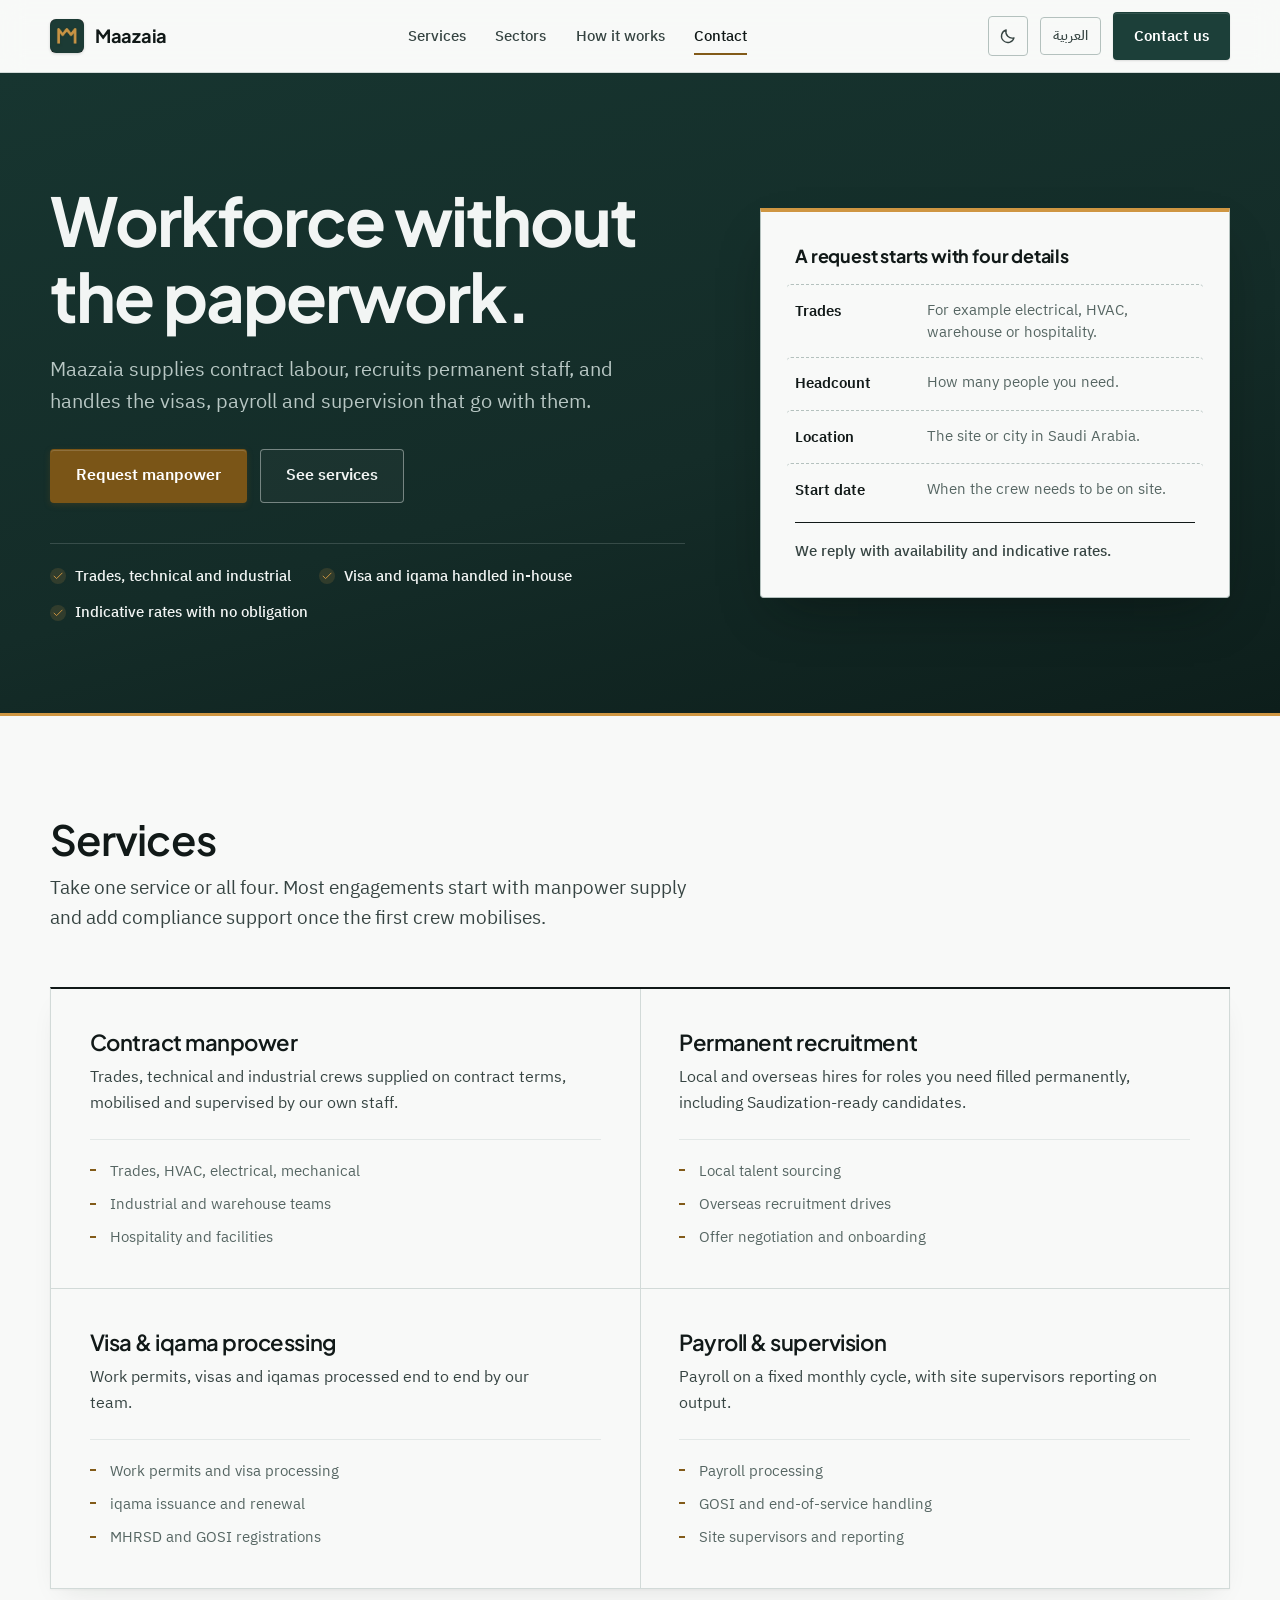
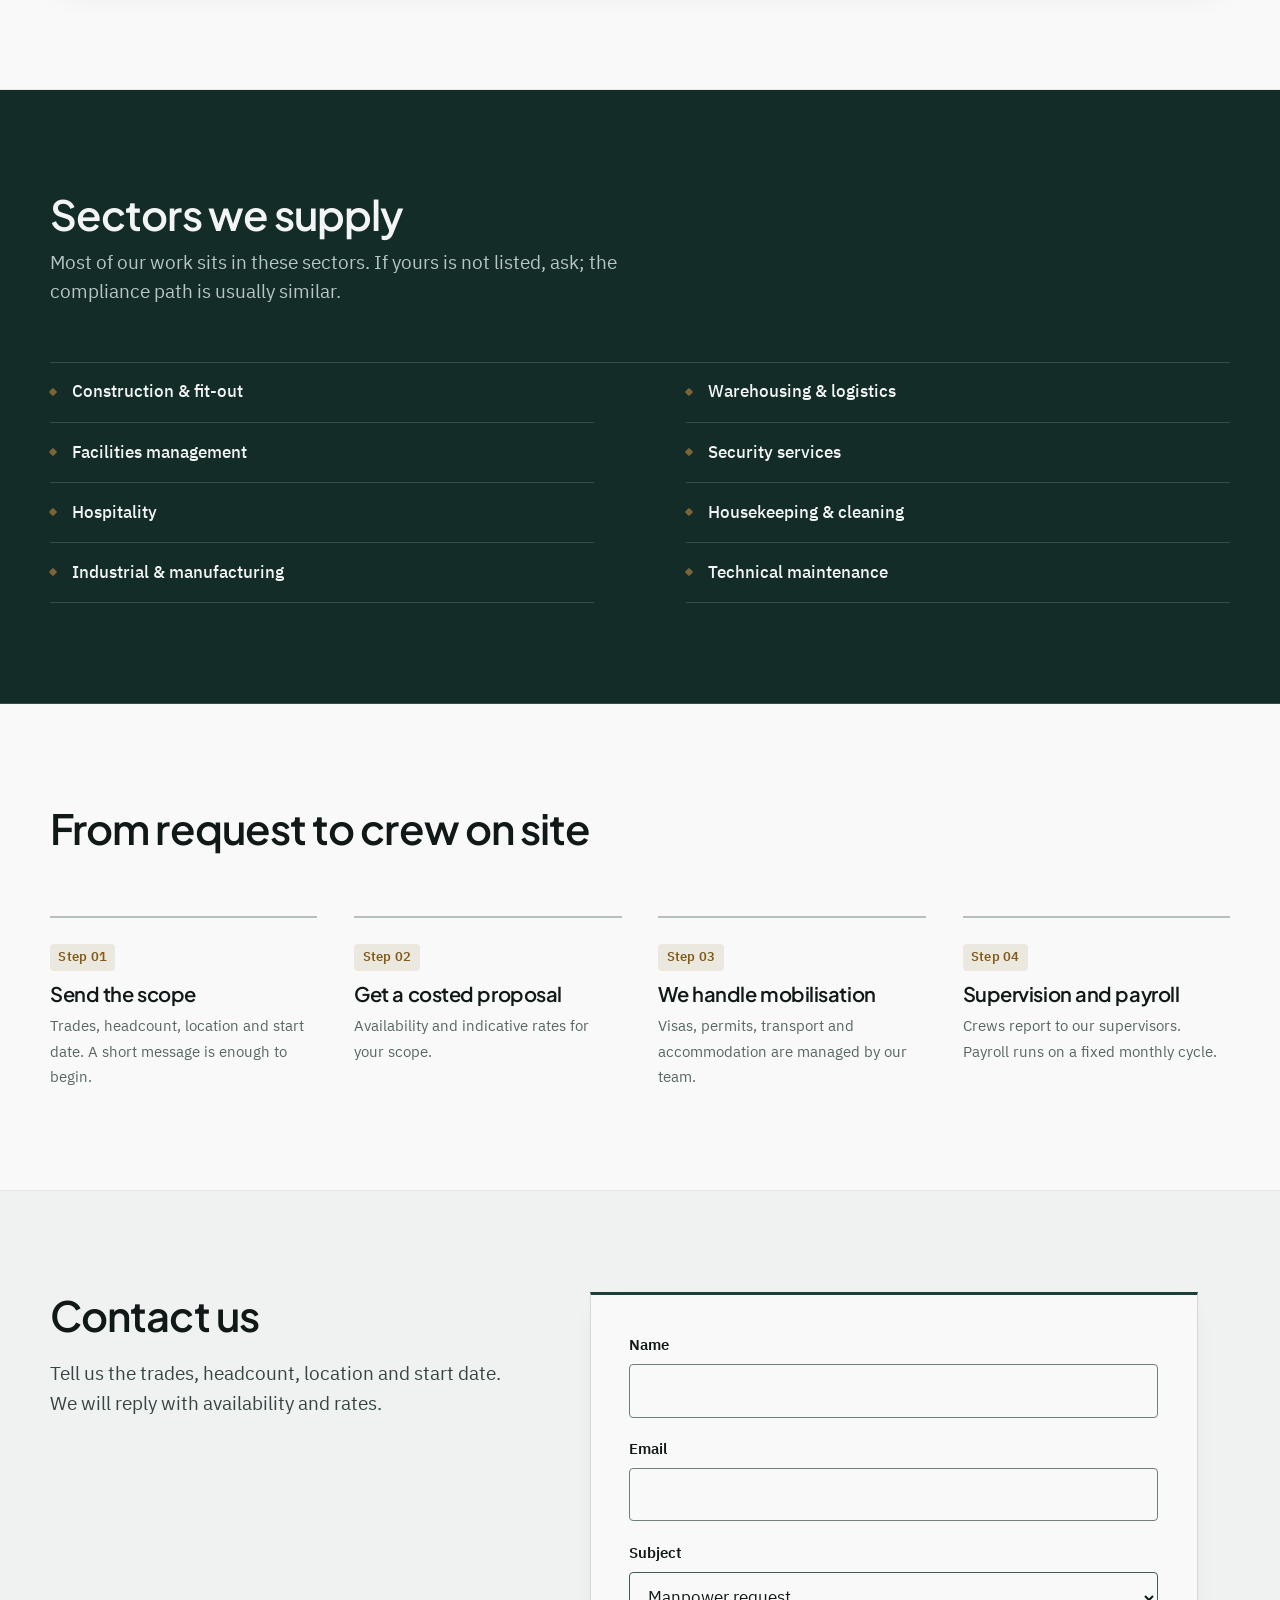
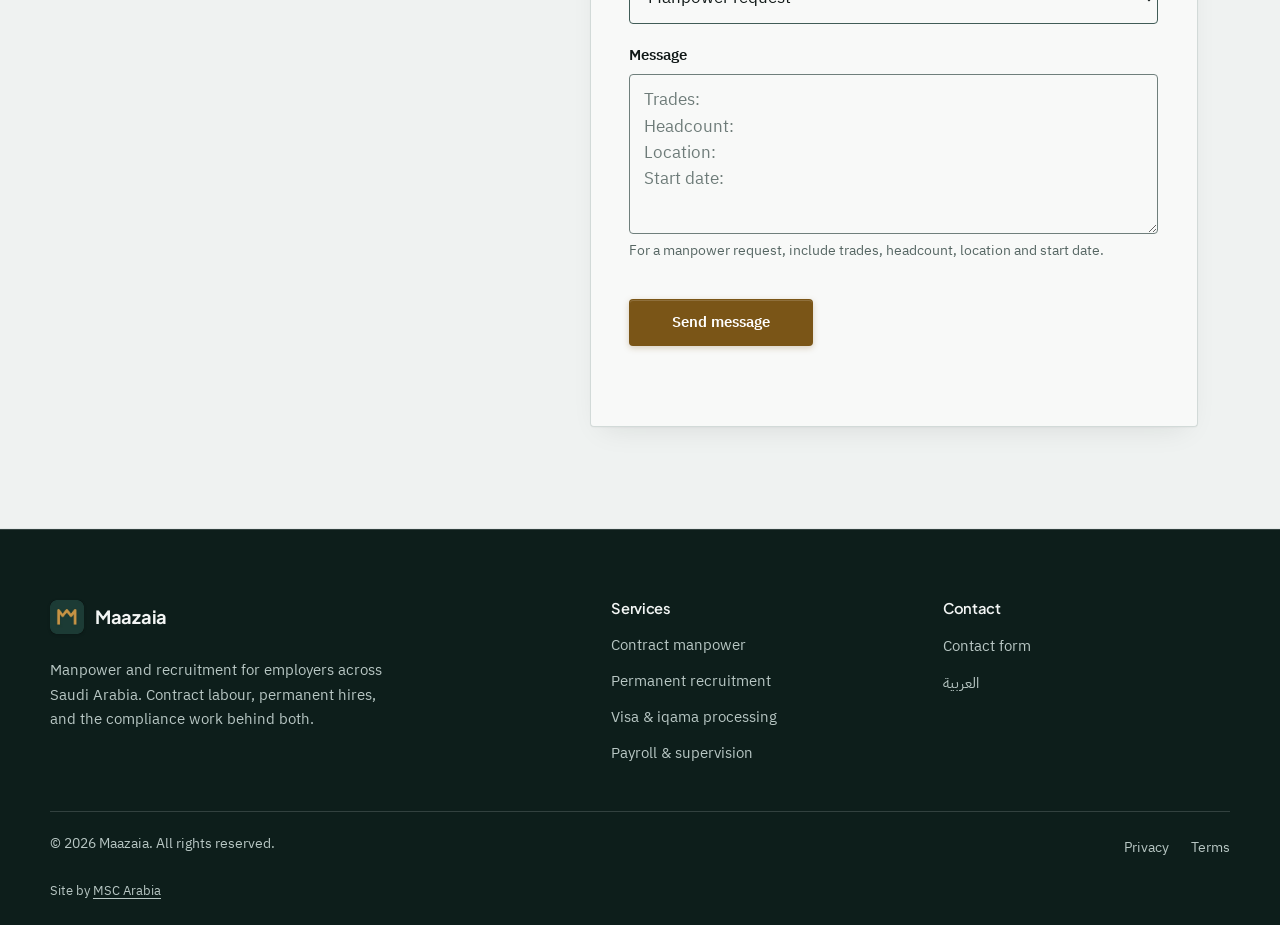
<file: index.html>
<!doctype html>
<html lang="en" dir="ltr">
<head>
<meta charset="utf-8">
<script src="/assets/js/theme.js"></script>
<meta name="viewport" content="width=device-width, initial-scale=1">
<meta name="color-scheme" content="light dark">
<title>Maazaia | Manpower &amp; Recruitment, Saudi Arabia</title>
<meta name="description" content="Maazaia supplies contract labour, recruits permanent staff, and handles visas, payroll and workforce supervision for employers across Saudi Arabia.">
<link rel="canonical" href="https://maazaia.com/">
<link rel="alternate" hreflang="en" href="https://maazaia.com/">
<link rel="alternate" hreflang="ar" href="https://maazaia.com/ar/">
<link rel="alternate" hreflang="x-default" href="https://maazaia.com/">
<meta name="robots" content="index, follow, max-image-preview:large, max-snippet:-1">
<meta name="theme-color" content="#f8f9f8" media="(prefers-color-scheme: light)">
<meta name="theme-color" content="#0d1413" media="(prefers-color-scheme: dark)">
<meta property="og:type" content="website">
<meta property="og:site_name" content="Maazaia">
<meta property="og:locale" content="en_US">
<meta property="og:locale:alternate" content="ar_SA">
<meta property="og:url" content="https://maazaia.com/">
<meta property="og:title" content="Maazaia | Manpower &amp; Recruitment, Saudi Arabia">
<meta property="og:description" content="Contract labour, permanent recruitment, and the compliance work that keeps both running.">
<meta property="og:image" content="https://maazaia.com/assets/img/og-image.png">
<meta property="og:image:type" content="image/png">
<meta property="og:image:width" content="1024">
<meta property="og:image:height" content="538">
<meta property="og:image:alt" content="Maazaia: manpower and recruitment for Saudi Arabia">
<meta name="twitter:card" content="summary_large_image">
<meta name="twitter:title" content="Maazaia | Manpower &amp; Recruitment, Saudi Arabia">
<meta name="twitter:description" content="Contract labour, permanent recruitment, and the compliance work that keeps both running.">
<meta name="twitter:image" content="https://maazaia.com/assets/img/og-image.png">
<meta name="twitter:image:alt" content="Maazaia: manpower and recruitment for Saudi Arabia">
<link rel="icon" href="/favicon.ico" sizes="48x48">
<link rel="icon" href="/assets/img/favicon-32.png" type="image/png" sizes="32x32">
<link rel="icon" href="/assets/img/icon-192.png" type="image/png" sizes="192x192">
<link rel="apple-touch-icon" href="/assets/img/apple-touch-icon.png">
<link rel="preload" href="/assets/fonts/plex-latin-400.woff2" as="font" type="font/woff2" crossorigin>
<link rel="stylesheet" href="/assets/css/styles.css">
<script type="application/ld+json">
{
  "@context": "https://schema.org",
  "@type": "EmploymentAgency",
  "@id": "https://maazaia.com/#organization",
  "name": "Maazaia",
  "alternateName": "مازايا",
  "url": "https://maazaia.com/",
  "logo": "https://maazaia.com/assets/img/logo-mark.jpg",
  "image": "https://maazaia.com/assets/img/og-image.png",
  "description": "Maazaia supplies contract labour, recruits permanent staff, and handles visas, payroll and workforce supervision for employers across Saudi Arabia.",
  "areaServed": {
    "@type": "Country",
    "name": "Saudi Arabia"
  },
  "knowsLanguage": [
    "ar",
    "en"
  ],
  "hasOfferCatalog": {
    "@type": "OfferCatalog",
    "name": "Workforce services",
    "itemListElement": [
      {
        "@type": "Offer",
        "itemOffered": {
          "@type": "Service",
          "name": "Contract manpower supply"
        }
      },
      {
        "@type": "Offer",
        "itemOffered": {
          "@type": "Service",
          "name": "Permanent recruitment"
        }
      },
      {
        "@type": "Offer",
        "itemOffered": {
          "@type": "Service",
          "name": "Visa and iqama processing"
        }
      },
      {
        "@type": "Offer",
        "itemOffered": {
          "@type": "Service",
          "name": "Payroll and workforce supervision"
        }
      }
    ]
  }
}
</script>
</head>
<body>
<a class="skip" href="#main">Skip to content</a>

<header class="site-head">
  <div class="wrap site-head__in">
    <a class="brand" href="/" aria-label="Maazaia, home">
      <img class="brand__mark" src="/assets/img/logo-mark.jpg" alt="" width="34" height="34">
      <span>Maazaia</span>
    </a>
    <nav class="nav" aria-label="Main">
      <ul class="nav__list">
        <li><a class="nav__link" href="#services">Services</a></li>
        <li><a class="nav__link" href="#sectors">Sectors</a></li>
        <li><a class="nav__link" href="#how">How it works</a></li>
        <li><a class="nav__link" href="#contact">Contact</a></li>
      </ul>
    </nav>
    <div class="head-actions">
      <button class="theme-btn" type="button" data-theme-toggle aria-pressed="false" aria-label="Dark mode"><svg class="icon-moon" viewBox="0 0 24 24" fill="none" stroke="currentColor" stroke-width="1.8" stroke-linecap="round" stroke-linejoin="round" aria-hidden="true"><path d="M20 14.5A8.5 8.5 0 019.5 4a8.5 8.5 0 1010.5 10.5z"/></svg><svg class="icon-sun" viewBox="0 0 24 24" fill="none" stroke="currentColor" stroke-width="1.8" stroke-linecap="round" stroke-linejoin="round" aria-hidden="true"><circle cx="12" cy="12" r="4"/><path d="M12 2v2M12 20v2M4.9 4.9l1.4 1.4M17.7 17.7l1.4 1.4M2 12h2M20 12h2M4.9 19.1l1.4-1.4M17.7 6.3l1.4-1.4"/></svg></button>
      <a class="lang" href="/ar/" lang="ar" hreflang="ar">العربية</a>
      <a class="btn head-cta" href="#contact">Contact us</a>
      <button class="burger" type="button" data-burger aria-expanded="false" aria-controls="drawer" aria-label="Open menu"><svg width="22" height="22" viewBox="0 0 24 24" fill="none" stroke="currentColor" stroke-width="1.8" stroke-linecap="round" aria-hidden="true"><path d="M4 7h16M4 12h16M4 17h16"/></svg></button>
    </div>
  </div>
</header>

<div class="drawer" id="drawer" role="dialog" aria-modal="true" aria-label="Menu" data-open="false">
  <div class="wrap">
    <div class="drawer__top">
      <a class="brand" href="/"><img class="brand__mark" src="/assets/img/logo-mark.jpg" alt="" width="34" height="34"><span>Maazaia</span></a>
      <button class="burger" type="button" data-drawer-close-btn aria-label="Close menu"><svg width="22" height="22" viewBox="0 0 24 24" fill="none" stroke="currentColor" stroke-width="1.8" stroke-linecap="round" aria-hidden="true"><path d="M6 6l12 12M18 6L6 18"/></svg></button>
    </div>
    <nav class="drawer__list" aria-label="Mobile">
      <a href="#services" data-drawer-close>Services</a>
      <a href="#sectors" data-drawer-close>Sectors</a>
      <a href="#how" data-drawer-close>How it works</a>
      <a href="#contact" data-drawer-close>Contact</a>
    </nav>
  </div>
</div>

<main id="main">
  <section class="hero">
    <div class="wrap hero__grid">
      <div class="hero__copy">
        <h1>Workforce without the paperwork.</h1>
        <p class="hero__sub">Maazaia supplies contract labour, recruits permanent staff, and handles the visas, payroll and supervision that go with them.</p>
        <div class="btns">
          <a class="btn btn--accent btn--lg" href="#contact">Request manpower</a>
          <a class="btn btn--ondark btn--lg" href="#services">See services</a>
        </div>
        <ul class="trust">
          <li class="trust__item"><svg viewBox="0 0 24 24" fill="none" stroke="currentColor" stroke-width="1.9" stroke-linecap="round" stroke-linejoin="round" aria-hidden="true"><path d="M20 6L9 17l-5-5"/></svg>Trades, technical and industrial</li>
          <li class="trust__item"><svg viewBox="0 0 24 24" fill="none" stroke="currentColor" stroke-width="1.9" stroke-linecap="round" stroke-linejoin="round" aria-hidden="true"><path d="M20 6L9 17l-5-5"/></svg>Visa and iqama handled in-house</li>
          <li class="trust__item"><svg viewBox="0 0 24 24" fill="none" stroke="currentColor" stroke-width="1.9" stroke-linecap="round" stroke-linejoin="round" aria-hidden="true"><path d="M20 6L9 17l-5-5"/></svg>Indicative rates with no obligation</li>
        </ul>
      </div>
      <aside class="brief" aria-labelledby="brief-title">
        <h2 class="brief__title" id="brief-title">A request starts with four details</h2>
        <dl>
          <div class="brief__row"><dt>Trades</dt><dd>For example electrical, HVAC, warehouse or hospitality.</dd></div>
          <div class="brief__row"><dt>Headcount</dt><dd>How many people you need.</dd></div>
          <div class="brief__row"><dt>Location</dt><dd>The site or city in Saudi Arabia.</dd></div>
          <div class="brief__row"><dt>Start date</dt><dd>When the crew needs to be on site.</dd></div>
        </dl>
        <p class="brief__foot">We reply with availability and indicative rates.</p>
      </aside>
    </div>
  </section>

  <section class="section" id="services" aria-labelledby="services-h">
    <div class="wrap">
      <div class="head">
        <h2 id="services-h">Services</h2>
        <p class="lead">Take one service or all four. Most engagements start with manpower supply and add compliance support once the first crew mobilises.</p>
      </div>
      <div class="cards">
        <article class="card">
          <h3>Contract manpower</h3>
          <p>Trades, technical and industrial crews supplied on contract terms, mobilised and supervised by our own staff.</p>
          <ul class="card__list">
            <li>Trades, HVAC, electrical, mechanical</li>
            <li>Industrial and warehouse teams</li>
            <li>Hospitality and facilities</li>
          </ul>
        </article>
        <article class="card">
          <h3>Permanent recruitment</h3>
          <p>Local and overseas hires for roles you need filled permanently, including Saudization-ready candidates.</p>
          <ul class="card__list">
            <li>Local talent sourcing</li>
            <li>Overseas recruitment drives</li>
            <li>Offer negotiation and onboarding</li>
          </ul>
        </article>
        <article class="card">
          <h3>Visa &amp; iqama processing</h3>
          <p>Work permits, visas and iqamas processed end to end by our team.</p>
          <ul class="card__list">
            <li>Work permits and visa processing</li>
            <li>iqama issuance and renewal</li>
            <li>MHRSD and GOSI registrations</li>
          </ul>
        </article>
        <article class="card">
          <h3>Payroll &amp; supervision</h3>
          <p>Payroll on a fixed monthly cycle, with site supervisors reporting on output.</p>
          <ul class="card__list">
            <li>Payroll processing</li>
            <li>GOSI and end-of-service handling</li>
            <li>Site supervisors and reporting</li>
          </ul>
        </article>
      </div>
    </div>
  </section>

  <section class="section band--ink" id="sectors" aria-labelledby="sectors-h">
    <div class="wrap">
      <div class="head">
        <h2 id="sectors-h">Sectors we supply</h2>
        <p class="lead">Most of our work sits in these sectors. If yours is not listed, ask; the compliance path is usually similar.</p>
      </div>
      <ul class="sectors">
        <li>Construction &amp; fit-out</li>
        <li>Facilities management</li>
        <li>Hospitality</li>
        <li>Industrial &amp; manufacturing</li>
        <li>Warehousing &amp; logistics</li>
        <li>Security services</li>
        <li>Housekeeping &amp; cleaning</li>
        <li>Technical maintenance</li>
      </ul>
    </div>
  </section>

  <section class="section" id="how" aria-labelledby="how-h">
    <div class="wrap">
      <div class="head">
        <h2 id="how-h">From request to crew on site</h2>
      </div>
      <div class="process">
        <div class="step">
          <span class="step__n">Step 01</span>
          <h3>Send the scope</h3>
          <p>Trades, headcount, location and start date. A short message is enough to begin.</p>
        </div>
        <div class="step">
          <span class="step__n">Step 02</span>
          <h3>Get a costed proposal</h3>
          <p>Availability and indicative rates for your scope.</p>
        </div>
        <div class="step">
          <span class="step__n">Step 03</span>
          <h3>We handle mobilisation</h3>
          <p>Visas, permits, transport and accommodation are managed by our team.</p>
        </div>
        <div class="step">
          <span class="step__n">Step 04</span>
          <h3>Supervision and payroll</h3>
          <p>Crews report to our supervisors. Payroll runs on a fixed monthly cycle.</p>
        </div>
      </div>
    </div>
  </section>

  <section class="section band" id="contact" aria-labelledby="contact-h">
    <div class="wrap contact-wrap">
      <div>
        <h2 id="contact-h">Contact us</h2>
        <p class="lead">Tell us the trades, headcount, location and start date. We will reply with availability and rates.</p>
      </div>
      <div>
        <form class="contact-form" action="/api/contact" method="post" data-contact-form data-turnstile-sitekey="">
          <div class="field">
            <label for="f-name">Name</label>
            <input id="f-name" type="text" name="name" autocomplete="name" maxlength="100" required aria-describedby="e-name">
            <p class="field-error" id="e-name" data-error-for="name"></p>
          </div>
          <div class="field">
            <label for="f-email">Email</label>
            <input id="f-email" type="email" name="email" autocomplete="email" maxlength="254" required aria-describedby="e-email">
            <p class="field-error" id="e-email" data-error-for="email"></p>
          </div>
          <div class="field">
            <label for="f-subject">Subject</label>
            <select id="f-subject" name="subject" required aria-describedby="e-subject">
              <option value="Manpower request">Manpower request</option>
              <option value="Permanent recruitment brief">Permanent recruitment brief</option>
              <option value="Visa, iqama or payroll support">Visa, iqama or payroll support</option>
              <option value="Other enquiry">Other enquiry</option>
            </select>
            <p class="field-error" id="e-subject" data-error-for="subject"></p>
          </div>
          <div class="field">
            <label for="f-message">Message</label>
            <textarea id="f-message" name="message" minlength="10" maxlength="3000" required placeholder="Trades:&#10;Headcount:&#10;Location:&#10;Start date:" aria-describedby="h-message e-message"></textarea>
            <p class="hint" id="h-message">For a manpower request, include trades, headcount, location and start date.</p>
            <p class="field-error" id="e-message" data-error-for="message"></p>
          </div>
          <div class="hp" aria-hidden="true" inert>
            <label>Reference code (leave empty) <input type="text" name="ref_code" tabindex="-1" autocomplete="off"></label>
          </div>
          <input type="hidden" name="lang" value="en">
          <input type="hidden" name="ts" value="">
          <div data-turnstile></div>
          <button class="btn btn--accent" type="submit">Send message</button>
          <p class="form-status" role="status" data-form-status></p>
        </form>
      </div>
    </div>
  </section>
</main>

<footer class="site-foot">
  <div class="wrap">
    <div class="foot__cols">
      <div class="foot__brand">
        <a class="brand" href="/">
          <img class="brand__mark" src="/assets/img/logo-mark.jpg" alt="" width="34" height="34">
          <span>Maazaia</span>
        </a>
        <p>Manpower and recruitment for employers across Saudi Arabia. Contract labour, permanent hires, and the compliance work behind both.</p>
      </div>
      <div>
        <h2 class="foot__h">Services</h2>
        <ul class="foot__list">
          <li><span>Contract manpower</span></li>
          <li><span>Permanent recruitment</span></li>
          <li><span>Visa &amp; iqama processing</span></li>
          <li><span>Payroll &amp; supervision</span></li>
        </ul>
      </div>
      <div>
        <h2 class="foot__h">Contact</h2>
        <ul class="foot__list">
          <li><a href="#contact">Contact form</a></li>
          <li><a href="/ar/" lang="ar" hreflang="ar">العربية</a></li>
        </ul>
      </div>
    </div>
    <div class="foot__bar">
      <span>© 2026 Maazaia. All rights reserved.</span>
      <nav aria-label="Legal">
        <a href="/privacy">Privacy</a>
        <a href="/terms">Terms</a>
      </nav>
    </div>
    <p class="foot__credit">Site by <a href="https://mscarabia.com" rel="noopener noreferrer"><span lang="en">MSC Arabia</span></a></p>
  </div>
</footer>

<script src="/assets/js/main.js" defer></script>
</body>
</html>
</file>
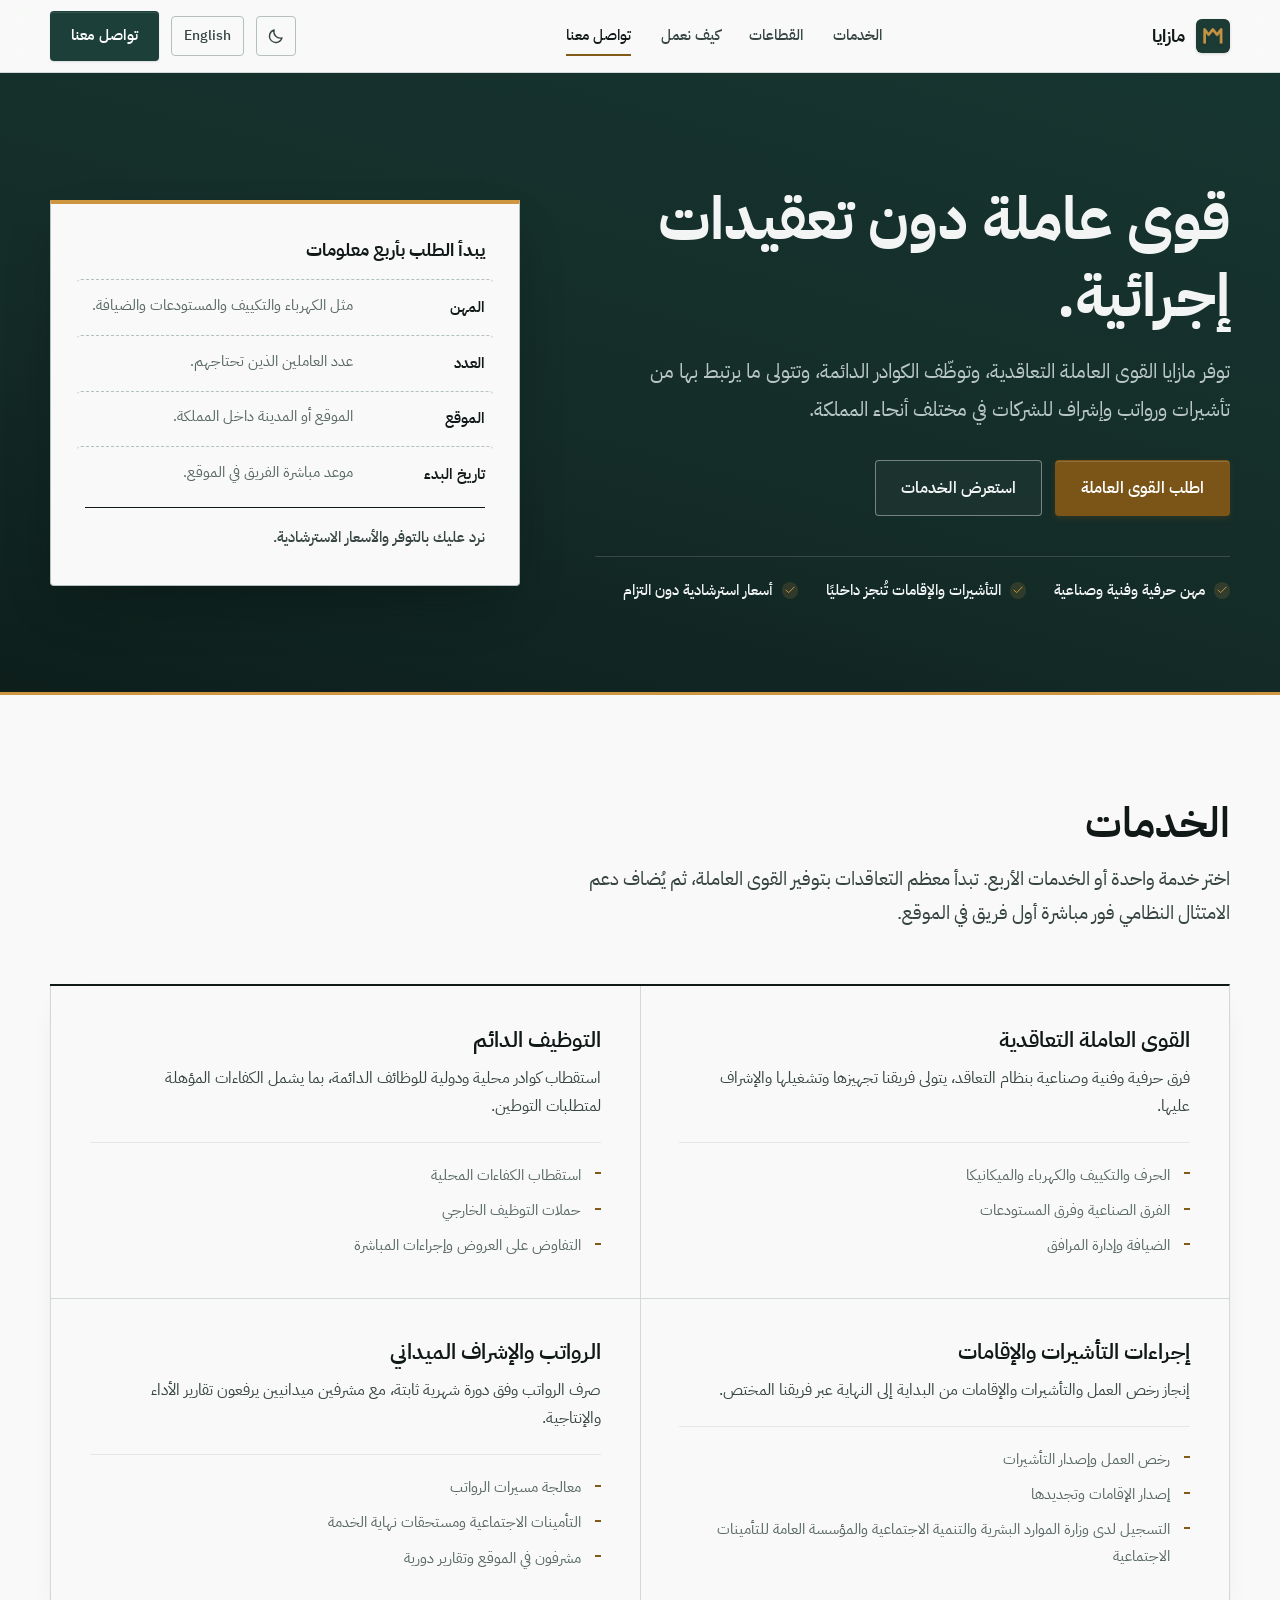
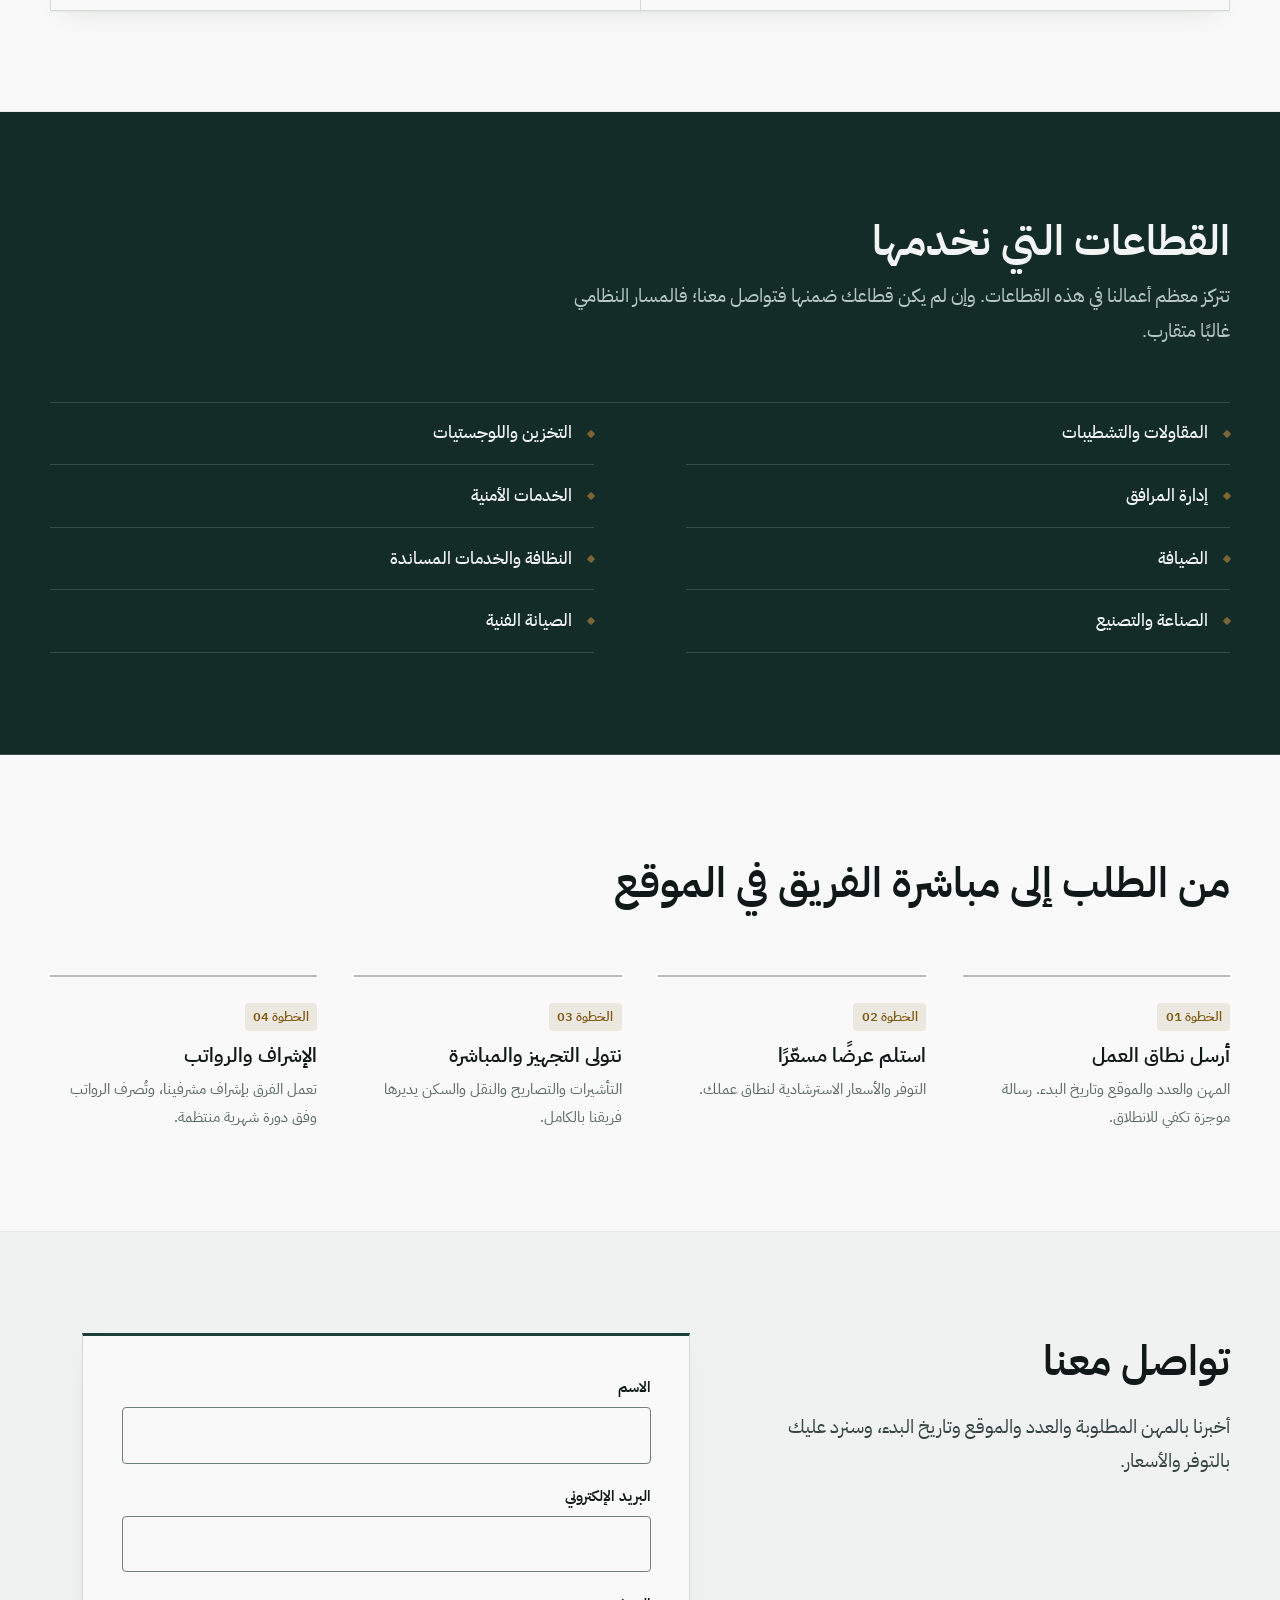
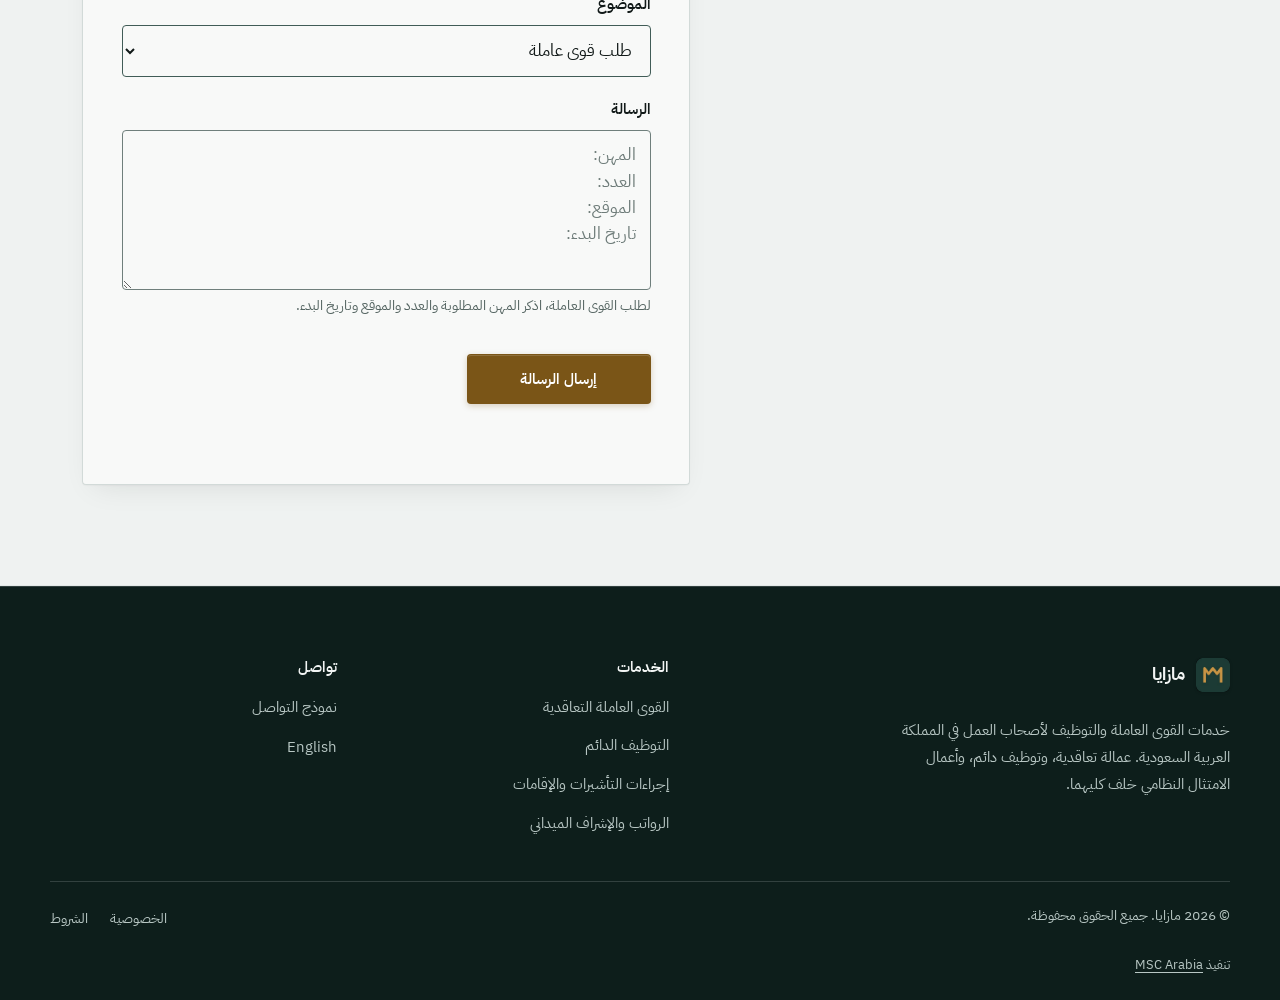
<file: ar/index.html>
<!doctype html>
<html lang="ar" dir="rtl">
<head>
<meta charset="utf-8">
<script src="/assets/js/theme.js"></script>
<meta name="viewport" content="width=device-width, initial-scale=1">
<meta name="color-scheme" content="light dark">
<title>مازايا | القوى العاملة والتوظيف في المملكة العربية السعودية</title>
<meta name="description" content="مازايا توفر القوى العاملة التعاقدية، وتوظيف الكوادر، وإجراءات التأشيرات والإقامات والرواتب والإشراف على الفرق للشركات في المملكة العربية السعودية.">
<link rel="canonical" href="https://maazaia.com/ar/">
<link rel="alternate" hreflang="en" href="https://maazaia.com/">
<link rel="alternate" hreflang="ar" href="https://maazaia.com/ar/">
<link rel="alternate" hreflang="x-default" href="https://maazaia.com/">
<meta name="robots" content="index, follow, max-image-preview:large, max-snippet:-1">
<meta name="theme-color" content="#f8f9f8" media="(prefers-color-scheme: light)">
<meta name="theme-color" content="#0d1413" media="(prefers-color-scheme: dark)">
<meta property="og:type" content="website">
<meta property="og:site_name" content="مازايا">
<meta property="og:locale" content="ar_SA">
<meta property="og:locale:alternate" content="en_US">
<meta property="og:url" content="https://maazaia.com/ar/">
<meta property="og:title" content="مازايا | القوى العاملة والتوظيف في المملكة العربية السعودية">
<meta property="og:description" content="القوى العاملة التعاقدية، وتوظيف الكوادر، وأعمال الامتثال التي تدعم ذلك.">
<meta property="og:image" content="https://maazaia.com/assets/img/og-image.png">
<meta property="og:image:type" content="image/png">
<meta property="og:image:width" content="1024">
<meta property="og:image:height" content="538">
<meta property="og:image:alt" content="مازايا: القوى العاملة والتوظيف للشركات في المملكة العربية السعودية">
<meta name="twitter:card" content="summary_large_image">
<meta name="twitter:title" content="مازايا | القوى العاملة والتوظيف في المملكة العربية السعودية">
<meta name="twitter:description" content="القوى العاملة التعاقدية، وتوظيف الكوادر، وأعمال الامتثال التي تدعم ذلك.">
<meta name="twitter:image" content="https://maazaia.com/assets/img/og-image.png">
<meta name="twitter:image:alt" content="مازايا: القوى العاملة والتوظيف للشركات في المملكة العربية السعودية">
<link rel="icon" href="/favicon.ico" sizes="48x48">
<link rel="icon" href="/assets/img/favicon-32.png" type="image/png" sizes="32x32">
<link rel="icon" href="/assets/img/icon-192.png" type="image/png" sizes="192x192">
<link rel="apple-touch-icon" href="/assets/img/apple-touch-icon.png">
<link rel="preload" href="/assets/fonts/plex-arabic-400.woff2" as="font" type="font/woff2" crossorigin>
<link rel="stylesheet" href="/assets/css/styles.css">
<script type="application/ld+json">
{
  "@context": "https://schema.org",
  "@type": "EmploymentAgency",
  "@id": "https://maazaia.com/#organization",
  "name": "مازايا",
  "alternateName": "Maazaia",
  "url": "https://maazaia.com/ar/",
  "logo": "https://maazaia.com/assets/img/logo-mark.jpg",
  "image": "https://maazaia.com/assets/img/og-image.png",
  "description": "مازايا توفر القوى العاملة التعاقدية، وتوظيف الكوادر، وإجراءات التأشيرات والإقامات والرواتب والإشراف على الفرق للشركات في المملكة العربية السعودية.",
  "areaServed": {
    "@type": "Country",
    "name": "المملكة العربية السعودية"
  },
  "knowsLanguage": [
    "ar",
    "en"
  ],
  "hasOfferCatalog": {
    "@type": "OfferCatalog",
    "name": "خدمات القوى العاملة",
    "itemListElement": [
      {
        "@type": "Offer",
        "itemOffered": {
          "@type": "Service",
          "name": "توفير القوى العاملة التعاقدية"
        }
      },
      {
        "@type": "Offer",
        "itemOffered": {
          "@type": "Service",
          "name": "التوظيف الدائم"
        }
      },
      {
        "@type": "Offer",
        "itemOffered": {
          "@type": "Service",
          "name": "إجراءات التأشيرات والإقامات"
        }
      },
      {
        "@type": "Offer",
        "itemOffered": {
          "@type": "Service",
          "name": "إدارة الرواتب والإشراف الميداني"
        }
      }
    ]
  }
}
</script>
</head>
<body>
<a class="skip" href="#main">انتقل إلى المحتوى</a>

<header class="site-head">
  <div class="wrap site-head__in">
    <a class="brand" href="/ar/" aria-label="مازايا، الرئيسية">
      <img class="brand__mark" src="/assets/img/logo-mark.jpg" alt="" width="34" height="34">
      <span>مازايا</span>
    </a>
    <nav class="nav" aria-label="القائمة الرئيسية">
      <ul class="nav__list">
        <li><a class="nav__link" href="#services">الخدمات</a></li>
        <li><a class="nav__link" href="#sectors">القطاعات</a></li>
        <li><a class="nav__link" href="#how">كيف نعمل</a></li>
        <li><a class="nav__link" href="#contact">تواصل معنا</a></li>
      </ul>
    </nav>
    <div class="head-actions">
      <button class="theme-btn" type="button" data-theme-toggle aria-pressed="false" aria-label="الوضع الداكن"><svg class="icon-moon" viewBox="0 0 24 24" fill="none" stroke="currentColor" stroke-width="1.8" stroke-linecap="round" stroke-linejoin="round" aria-hidden="true"><path d="M20 14.5A8.5 8.5 0 019.5 4a8.5 8.5 0 1010.5 10.5z"/></svg><svg class="icon-sun" viewBox="0 0 24 24" fill="none" stroke="currentColor" stroke-width="1.8" stroke-linecap="round" stroke-linejoin="round" aria-hidden="true"><circle cx="12" cy="12" r="4"/><path d="M12 2v2M12 20v2M4.9 4.9l1.4 1.4M17.7 17.7l1.4 1.4M2 12h2M20 12h2M4.9 19.1l1.4-1.4M17.7 6.3l1.4-1.4"/></svg></button>
      <a class="lang" href="/" lang="en" hreflang="en">English</a>
      <a class="btn head-cta" href="#contact">تواصل معنا</a>
      <button class="burger" type="button" data-burger aria-expanded="false" aria-controls="drawer" aria-label="فتح القائمة"><svg width="22" height="22" viewBox="0 0 24 24" fill="none" stroke="currentColor" stroke-width="1.8" stroke-linecap="round" aria-hidden="true"><path d="M4 7h16M4 12h16M4 17h16"/></svg></button>
    </div>
  </div>
</header>

<div class="drawer" id="drawer" role="dialog" aria-modal="true" aria-label="القائمة" data-open="false">
  <div class="wrap">
    <div class="drawer__top">
      <a class="brand" href="/ar/"><img class="brand__mark" src="/assets/img/logo-mark.jpg" alt="" width="34" height="34"><span>مازايا</span></a>
      <button class="burger" type="button" data-drawer-close-btn aria-label="إغلاق القائمة"><svg width="22" height="22" viewBox="0 0 24 24" fill="none" stroke="currentColor" stroke-width="1.8" stroke-linecap="round" aria-hidden="true"><path d="M6 6l12 12M18 6L6 18"/></svg></button>
    </div>
    <nav class="drawer__list" aria-label="قائمة الجوال">
      <a href="#services" data-drawer-close>الخدمات</a>
      <a href="#sectors" data-drawer-close>القطاعات</a>
      <a href="#how" data-drawer-close>كيف نعمل</a>
      <a href="#contact" data-drawer-close>تواصل معنا</a>
    </nav>
  </div>
</div>

<main id="main">
  <section class="hero">
    <div class="wrap hero__grid">
      <div class="hero__copy">
        <h1>قوى عاملة دون تعقيدات إجرائية.</h1>
        <p class="hero__sub">توفر مازايا القوى العاملة التعاقدية، وتوظّف الكوادر الدائمة، وتتولى ما يرتبط بها من تأشيرات ورواتب وإشراف للشركات في مختلف أنحاء المملكة.</p>
        <div class="btns">
          <a class="btn btn--accent btn--lg" href="#contact">اطلب القوى العاملة</a>
          <a class="btn btn--ondark btn--lg" href="#services">استعرض الخدمات</a>
        </div>
        <ul class="trust">
          <li class="trust__item"><svg viewBox="0 0 24 24" fill="none" stroke="currentColor" stroke-width="1.9" stroke-linecap="round" stroke-linejoin="round" aria-hidden="true"><path d="M20 6L9 17l-5-5"/></svg>مهن حرفية وفنية وصناعية</li>
          <li class="trust__item"><svg viewBox="0 0 24 24" fill="none" stroke="currentColor" stroke-width="1.9" stroke-linecap="round" stroke-linejoin="round" aria-hidden="true"><path d="M20 6L9 17l-5-5"/></svg>التأشيرات والإقامات تُنجز داخليًا</li>
          <li class="trust__item"><svg viewBox="0 0 24 24" fill="none" stroke="currentColor" stroke-width="1.9" stroke-linecap="round" stroke-linejoin="round" aria-hidden="true"><path d="M20 6L9 17l-5-5"/></svg>أسعار استرشادية دون التزام</li>
        </ul>
      </div>
      <aside class="brief" aria-labelledby="brief-title">
        <h2 class="brief__title" id="brief-title">يبدأ الطلب بأربع معلومات</h2>
        <dl>
          <div class="brief__row"><dt>المهن</dt><dd>مثل الكهرباء والتكييف والمستودعات والضيافة.</dd></div>
          <div class="brief__row"><dt>العدد</dt><dd>عدد العاملين الذين تحتاجهم.</dd></div>
          <div class="brief__row"><dt>الموقع</dt><dd>الموقع أو المدينة داخل المملكة.</dd></div>
          <div class="brief__row"><dt>تاريخ البدء</dt><dd>موعد مباشرة الفريق في الموقع.</dd></div>
        </dl>
        <p class="brief__foot">نرد عليك بالتوفر والأسعار الاسترشادية.</p>
      </aside>
    </div>
  </section>

  <section class="section" id="services" aria-labelledby="services-h">
    <div class="wrap">
      <div class="head">
        <h2 id="services-h">الخدمات</h2>
        <p class="lead">اختر خدمة واحدة أو الخدمات الأربع. تبدأ معظم التعاقدات بتوفير القوى العاملة، ثم يُضاف دعم الامتثال النظامي فور مباشرة أول فريق في الموقع.</p>
      </div>
      <div class="cards">
        <article class="card">
          <h3>القوى العاملة التعاقدية</h3>
          <p>فرق حرفية وفنية وصناعية بنظام التعاقد، يتولى فريقنا تجهيزها وتشغيلها والإشراف عليها.</p>
          <ul class="card__list">
            <li>الحرف والتكييف والكهرباء والميكانيكا</li>
            <li>الفرق الصناعية وفرق المستودعات</li>
            <li>الضيافة وإدارة المرافق</li>
          </ul>
        </article>
        <article class="card">
          <h3>التوظيف الدائم</h3>
          <p>استقطاب كوادر محلية ودولية للوظائف الدائمة، بما يشمل الكفاءات المؤهلة لمتطلبات التوطين.</p>
          <ul class="card__list">
            <li>استقطاب الكفاءات المحلية</li>
            <li>حملات التوظيف الخارجي</li>
            <li>التفاوض على العروض وإجراءات المباشرة</li>
          </ul>
        </article>
        <article class="card">
          <h3>إجراءات التأشيرات والإقامات</h3>
          <p>إنجاز رخص العمل والتأشيرات والإقامات من البداية إلى النهاية عبر فريقنا المختص.</p>
          <ul class="card__list">
            <li>رخص العمل وإصدار التأشيرات</li>
            <li>إصدار الإقامات وتجديدها</li>
            <li>التسجيل لدى وزارة الموارد البشرية والتنمية الاجتماعية والمؤسسة العامة للتأمينات الاجتماعية</li>
          </ul>
        </article>
        <article class="card">
          <h3>الرواتب والإشراف الميداني</h3>
          <p>صرف الرواتب وفق دورة شهرية ثابتة، مع مشرفين ميدانيين يرفعون تقارير الأداء والإنتاجية.</p>
          <ul class="card__list">
            <li>معالجة مسيرات الرواتب</li>
            <li>التأمينات الاجتماعية ومستحقات نهاية الخدمة</li>
            <li>مشرفون في الموقع وتقارير دورية</li>
          </ul>
        </article>
      </div>
    </div>
  </section>

  <section class="section band--ink" id="sectors" aria-labelledby="sectors-h">
    <div class="wrap">
      <div class="head">
        <h2 id="sectors-h">القطاعات التي نخدمها</h2>
        <p class="lead">تتركز معظم أعمالنا في هذه القطاعات. وإن لم يكن قطاعك ضمنها فتواصل معنا؛ فالمسار النظامي غالبًا متقارب.</p>
      </div>
      <ul class="sectors">
        <li>المقاولات والتشطيبات</li>
        <li>إدارة المرافق</li>
        <li>الضيافة</li>
        <li>الصناعة والتصنيع</li>
        <li>التخزين واللوجستيات</li>
        <li>الخدمات الأمنية</li>
        <li>النظافة والخدمات المساندة</li>
        <li>الصيانة الفنية</li>
      </ul>
    </div>
  </section>

  <section class="section" id="how" aria-labelledby="how-h">
    <div class="wrap">
      <div class="head">
        <h2 id="how-h">من الطلب إلى مباشرة الفريق في الموقع</h2>
      </div>
      <div class="process">
        <div class="step">
          <span class="step__n">الخطوة 01</span>
          <h3>أرسل نطاق العمل</h3>
          <p>المهن والعدد والموقع وتاريخ البدء. رسالة موجزة تكفي للانطلاق.</p>
        </div>
        <div class="step">
          <span class="step__n">الخطوة 02</span>
          <h3>استلم عرضًا مسعّرًا</h3>
          <p>التوفر والأسعار الاسترشادية لنطاق عملك.</p>
        </div>
        <div class="step">
          <span class="step__n">الخطوة 03</span>
          <h3>نتولى التجهيز والمباشرة</h3>
          <p>التأشيرات والتصاريح والنقل والسكن يديرها فريقنا بالكامل.</p>
        </div>
        <div class="step">
          <span class="step__n">الخطوة 04</span>
          <h3>الإشراف والرواتب</h3>
          <p>تعمل الفرق بإشراف مشرفينا، وتُصرف الرواتب وفق دورة شهرية منتظمة.</p>
        </div>
      </div>
    </div>
  </section>

  <section class="section band" id="contact" aria-labelledby="contact-h">
    <div class="wrap contact-wrap">
      <div>
        <h2 id="contact-h">تواصل معنا</h2>
        <p class="lead">أخبرنا بالمهن المطلوبة والعدد والموقع وتاريخ البدء، وسنرد عليك بالتوفر والأسعار.</p>
      </div>
      <div>
        <form class="contact-form" action="/api/contact" method="post" data-contact-form data-turnstile-sitekey="">
          <div class="field">
            <label for="f-name">الاسم</label>
            <input id="f-name" type="text" name="name" autocomplete="name" maxlength="100" required aria-describedby="e-name">
            <p class="field-error" id="e-name" data-error-for="name"></p>
          </div>
          <div class="field">
            <label for="f-email">البريد الإلكتروني</label>
            <input id="f-email" type="email" name="email" autocomplete="email" maxlength="254" required dir="ltr" aria-describedby="e-email">
            <p class="field-error" id="e-email" data-error-for="email"></p>
          </div>
          <div class="field">
            <label for="f-subject">الموضوع</label>
            <select id="f-subject" name="subject" required aria-describedby="e-subject">
              <option value="Manpower request">طلب قوى عاملة</option>
              <option value="Permanent recruitment brief">طلب توظيف دائم</option>
              <option value="Visa, iqama or payroll support">دعم التأشيرات أو الإقامات أو الرواتب</option>
              <option value="Other enquiry">استفسار آخر</option>
            </select>
            <p class="field-error" id="e-subject" data-error-for="subject"></p>
          </div>
          <div class="field">
            <label for="f-message">الرسالة</label>
            <textarea id="f-message" name="message" minlength="10" maxlength="3000" required placeholder="المهن:&#10;العدد:&#10;الموقع:&#10;تاريخ البدء:" aria-describedby="h-message e-message"></textarea>
            <p class="hint" id="h-message">لطلب القوى العاملة، اذكر المهن المطلوبة والعدد والموقع وتاريخ البدء.</p>
            <p class="field-error" id="e-message" data-error-for="message"></p>
          </div>
          <div class="hp" aria-hidden="true" inert>
            <label>رمز مرجعي (اتركه فارغًا) <input type="text" name="ref_code" tabindex="-1" autocomplete="off"></label>
          </div>
          <input type="hidden" name="lang" value="ar">
          <input type="hidden" name="ts" value="">
          <div data-turnstile></div>
          <button class="btn btn--accent" type="submit">إرسال الرسالة</button>
          <p class="form-status" role="status" data-form-status></p>
        </form>
      </div>
    </div>
  </section>
</main>

<footer class="site-foot">
  <div class="wrap">
    <div class="foot__cols">
      <div class="foot__brand">
        <a class="brand" href="/ar/">
          <img class="brand__mark" src="/assets/img/logo-mark.jpg" alt="" width="34" height="34">
          <span>مازايا</span>
        </a>
        <p>خدمات القوى العاملة والتوظيف لأصحاب العمل في المملكة العربية السعودية. عمالة تعاقدية، وتوظيف دائم، وأعمال الامتثال النظامي خلف كليهما.</p>
      </div>
      <div>
        <h2 class="foot__h">الخدمات</h2>
        <ul class="foot__list">
          <li><span>القوى العاملة التعاقدية</span></li>
          <li><span>التوظيف الدائم</span></li>
          <li><span>إجراءات التأشيرات والإقامات</span></li>
          <li><span>الرواتب والإشراف الميداني</span></li>
        </ul>
      </div>
      <div>
        <h2 class="foot__h">تواصل</h2>
        <ul class="foot__list">
          <li><a href="#contact">نموذج التواصل</a></li>
          <li><a href="/" lang="en" hreflang="en">English</a></li>
        </ul>
      </div>
    </div>
    <div class="foot__bar">
      <span>© 2026 مازايا. جميع الحقوق محفوظة.</span>
      <nav aria-label="الشروط القانونية">
        <a href="/ar/privacy">الخصوصية</a>
        <a href="/ar/terms">الشروط</a>
      </nav>
    </div>
    <p class="foot__credit">تنفيذ <a href="https://mscarabia.com" rel="noopener noreferrer"><span lang="en">MSC Arabia</span></a></p>
  </div>
</footer>

<script src="/assets/js/main.js" defer></script>
</body>
</html>
</file>
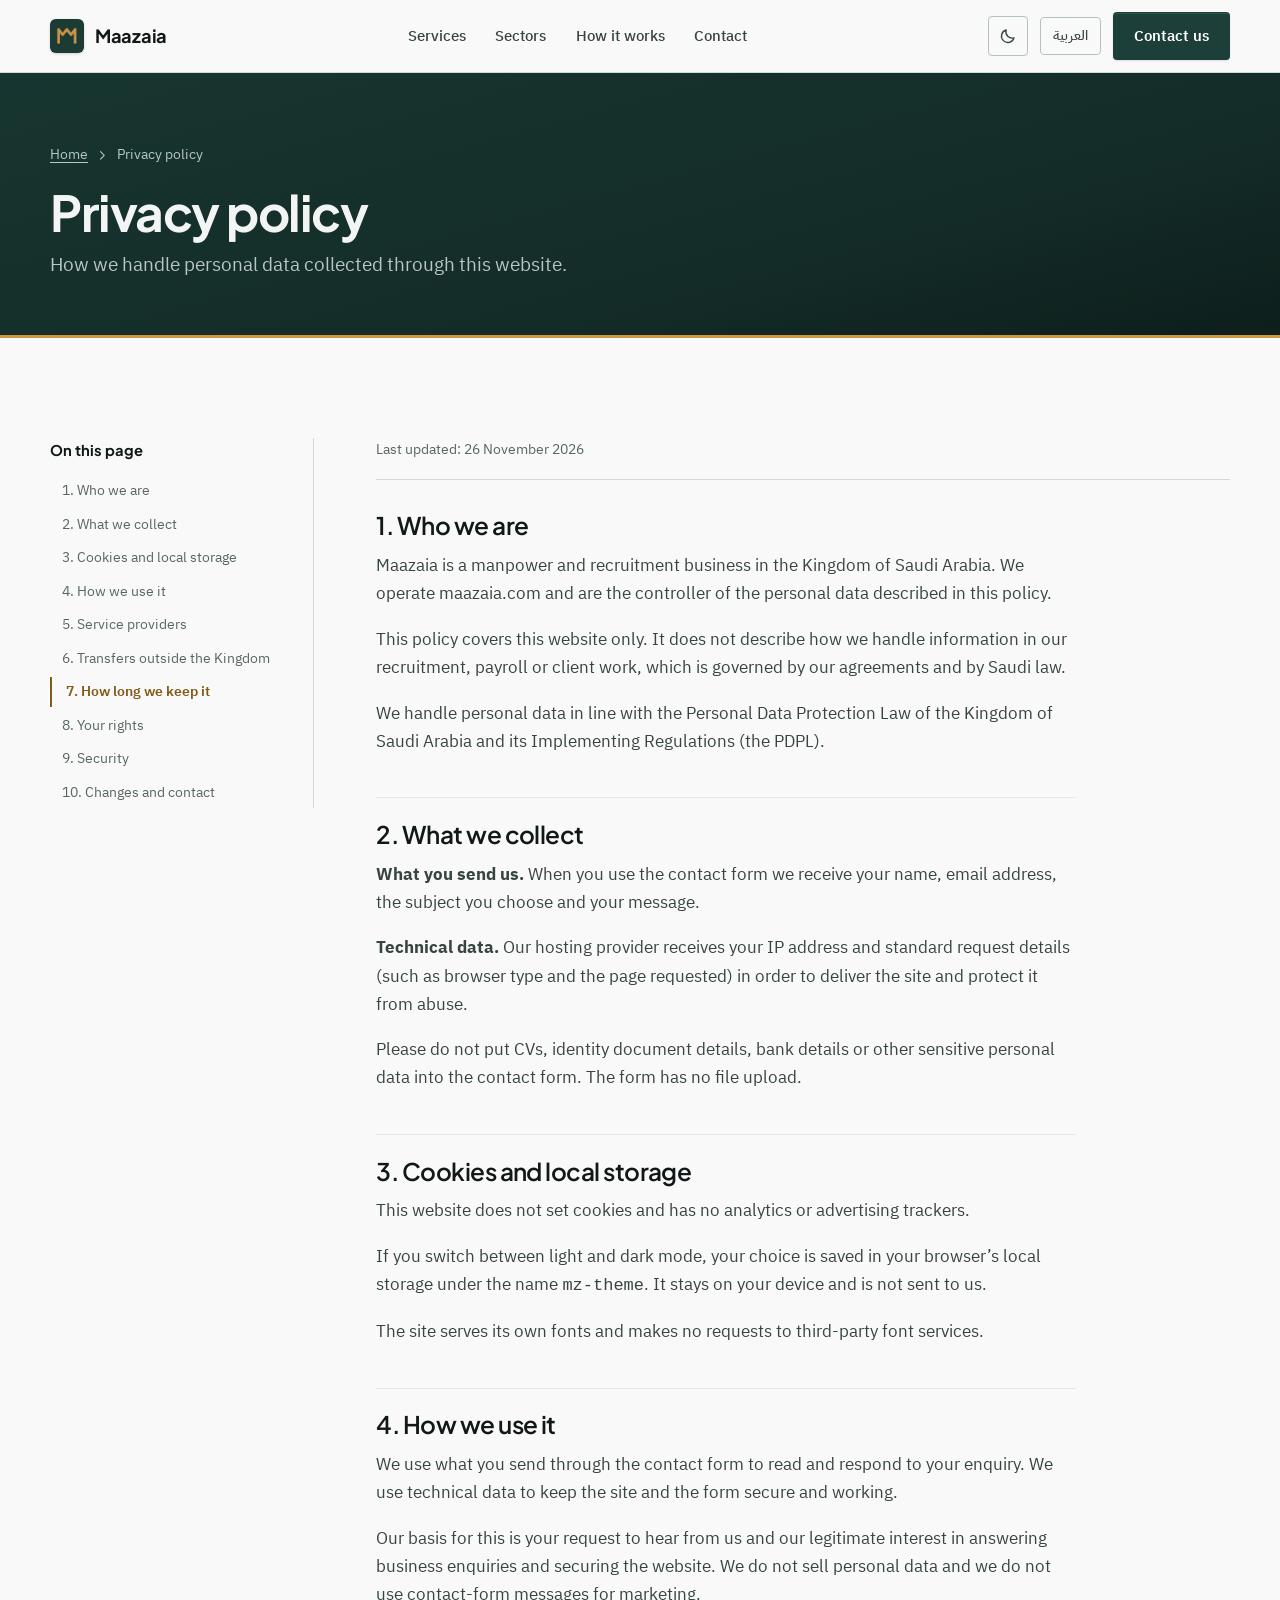
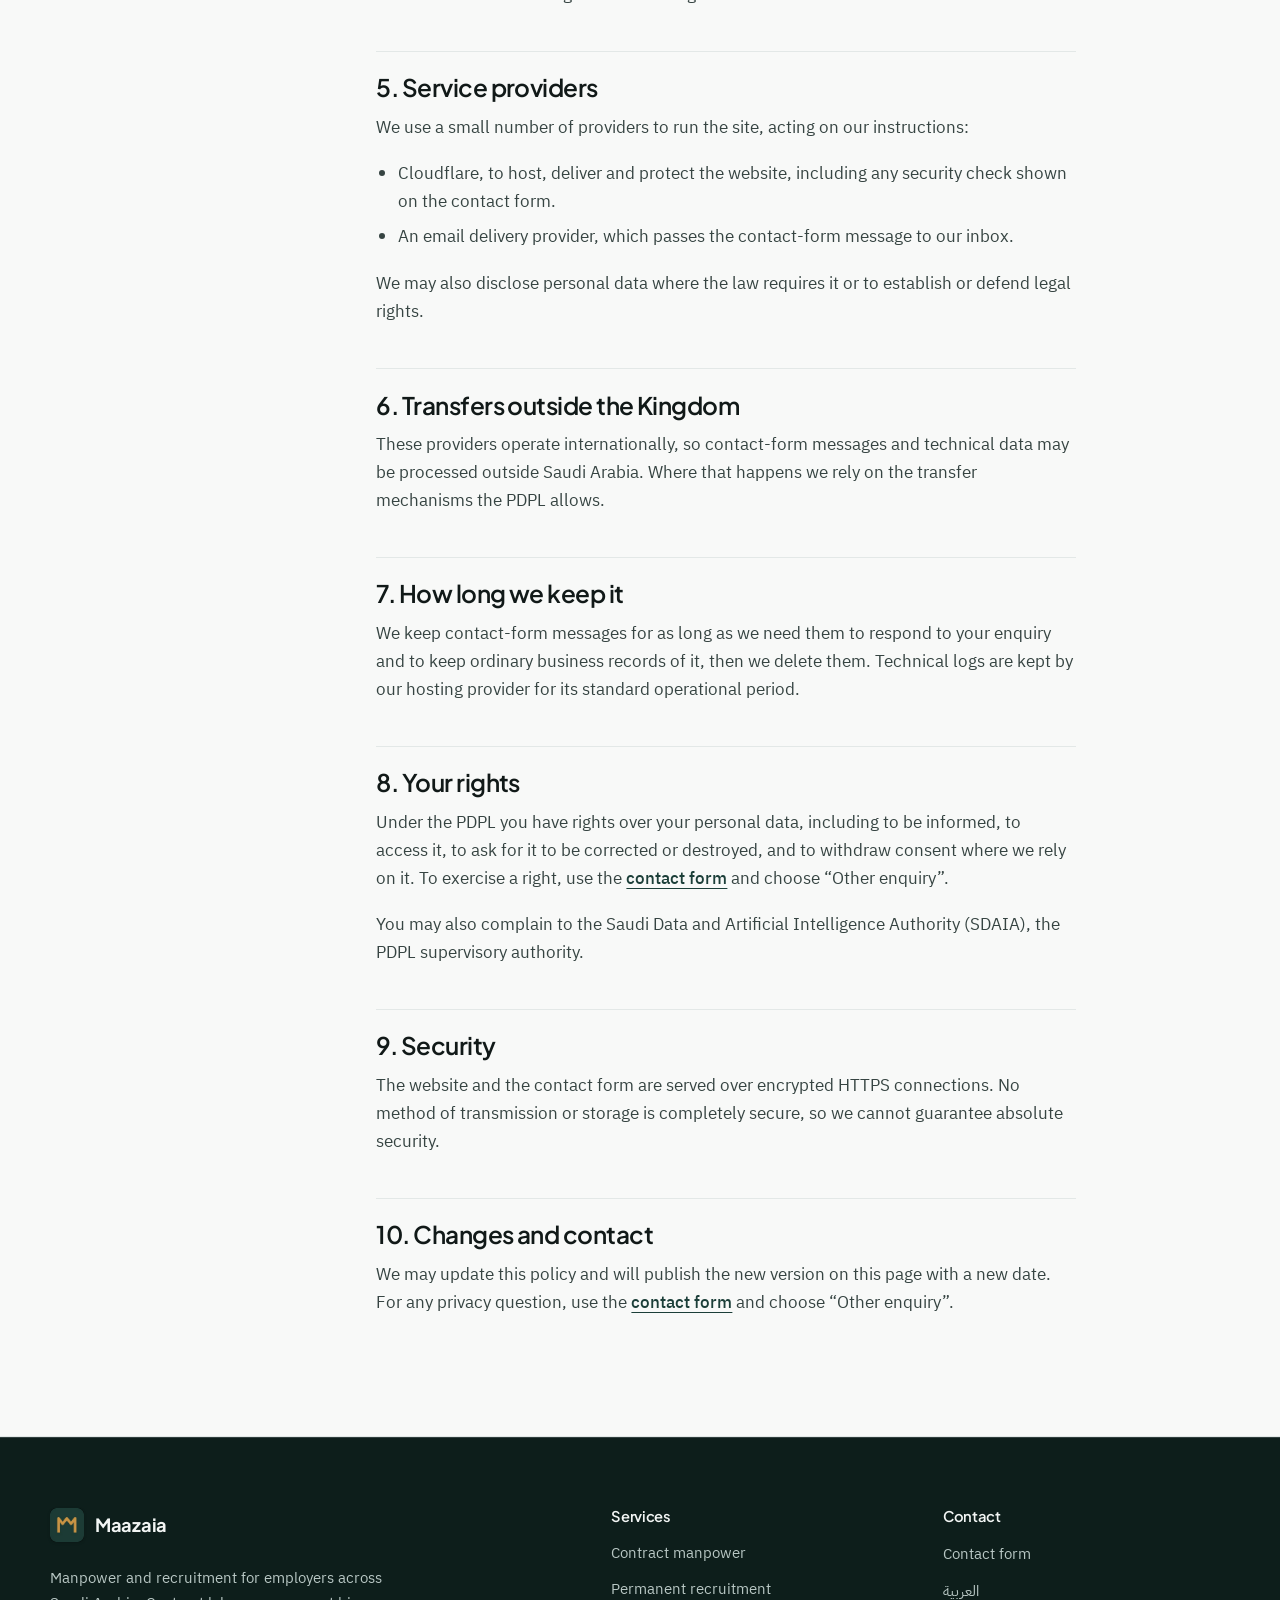
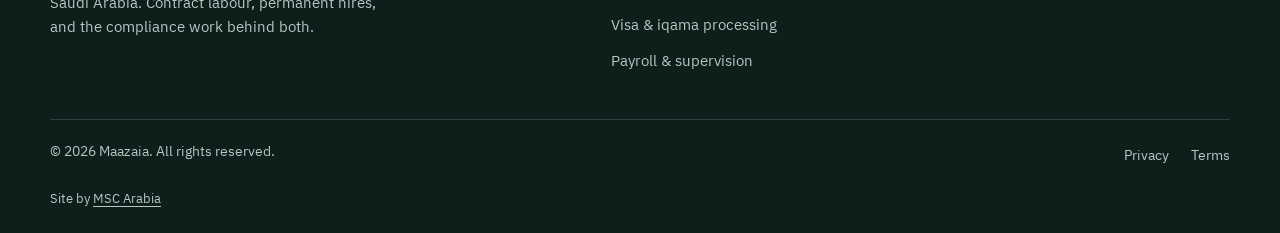
<file: privacy.html>
<!doctype html>
<html lang="en" dir="ltr">
<head>
<meta charset="utf-8">
<script src="/assets/js/theme.js"></script>
<meta name="viewport" content="width=device-width, initial-scale=1">
<meta name="color-scheme" content="light dark">
<title>Privacy Policy | Maazaia</title>
<meta name="description" content="How Maazaia handles personal data collected through maazaia.com.">
<link rel="canonical" href="https://maazaia.com/privacy">
<link rel="alternate" hreflang="en" href="https://maazaia.com/privacy">
<link rel="alternate" hreflang="ar" href="https://maazaia.com/ar/privacy">
<link rel="alternate" hreflang="x-default" href="https://maazaia.com/privacy">
<meta name="robots" content="index, follow, max-image-preview:large">
<meta name="theme-color" content="#f8f9f8" media="(prefers-color-scheme: light)">
<meta name="theme-color" content="#0d1413" media="(prefers-color-scheme: dark)">
<meta property="og:type" content="website">
<meta property="og:site_name" content="Maazaia">
<meta property="og:locale" content="en_US">
<meta property="og:locale:alternate" content="ar_SA">
<meta property="og:url" content="https://maazaia.com/privacy">
<meta property="og:title" content="Privacy Policy | Maazaia">
<meta property="og:description" content="How Maazaia handles personal data collected through maazaia.com.">
<meta property="og:image" content="https://maazaia.com/assets/img/og-image.png">
<meta property="og:image:type" content="image/png">
<meta property="og:image:width" content="1024">
<meta property="og:image:height" content="538">
<meta property="og:image:alt" content="Privacy Policy | Maazaia">
<meta name="twitter:card" content="summary_large_image">
<meta name="twitter:title" content="Privacy Policy | Maazaia">
<meta name="twitter:description" content="How Maazaia handles personal data collected through maazaia.com.">
<meta name="twitter:image" content="https://maazaia.com/assets/img/og-image.png">
<meta name="twitter:image:alt" content="Privacy Policy | Maazaia">
<link rel="icon" href="/favicon.ico" sizes="48x48">
<link rel="icon" href="/assets/img/favicon-32.png" type="image/png" sizes="32x32">
<link rel="icon" href="/assets/img/icon-192.png" type="image/png" sizes="192x192">
<link rel="apple-touch-icon" href="/assets/img/apple-touch-icon.png">
<link rel="preload" href="/assets/fonts/plex-latin-400.woff2" as="font" type="font/woff2" crossorigin>
<link rel="stylesheet" href="/assets/css/styles.css">
</head>
<body>
<a class="skip" href="#main">Skip to content</a>

<header class="site-head">
  <div class="wrap site-head__in">
    <a class="brand" href="/" aria-label="Maazaia, home">
      <img class="brand__mark" src="/assets/img/logo-mark.jpg" alt="" width="34" height="34">
      <span>Maazaia</span>
    </a>
    <nav class="nav" aria-label="Main">
      <ul class="nav__list">
        <li><a class="nav__link" href="/#services">Services</a></li>
        <li><a class="nav__link" href="/#sectors">Sectors</a></li>
        <li><a class="nav__link" href="/#how">How it works</a></li>
        <li><a class="nav__link" href="/#contact">Contact</a></li>
      </ul>
    </nav>
    <div class="head-actions">
      <button class="theme-btn" type="button" data-theme-toggle aria-pressed="false" aria-label="Dark mode"><svg class="icon-moon" viewBox="0 0 24 24" fill="none" stroke="currentColor" stroke-width="1.8" stroke-linecap="round" stroke-linejoin="round" aria-hidden="true"><path d="M20 14.5A8.5 8.5 0 019.5 4a8.5 8.5 0 1010.5 10.5z"/></svg><svg class="icon-sun" viewBox="0 0 24 24" fill="none" stroke="currentColor" stroke-width="1.8" stroke-linecap="round" stroke-linejoin="round" aria-hidden="true"><circle cx="12" cy="12" r="4"/><path d="M12 2v2M12 20v2M4.9 4.9l1.4 1.4M17.7 17.7l1.4 1.4M2 12h2M20 12h2M4.9 19.1l1.4-1.4M17.7 6.3l1.4-1.4"/></svg></button>
      <a class="lang" href="/ar/privacy" lang="ar" hreflang="ar">العربية</a>
      <a class="btn head-cta" href="/#contact">Contact us</a>
      <button class="burger" type="button" data-burger aria-expanded="false" aria-controls="drawer" aria-label="Open menu"><svg width="22" height="22" viewBox="0 0 24 24" fill="none" stroke="currentColor" stroke-width="1.8" stroke-linecap="round" aria-hidden="true"><path d="M4 7h16M4 12h16M4 17h16"/></svg></button>
    </div>
  </div>
</header>

<div class="drawer" id="drawer" role="dialog" aria-modal="true" aria-label="Menu" data-open="false">
  <div class="wrap">
    <div class="drawer__top">
      <a class="brand" href="/"><img class="brand__mark" src="/assets/img/logo-mark.jpg" alt="" width="34" height="34"><span>Maazaia</span></a>
      <button class="burger" type="button" data-drawer-close-btn aria-label="Close menu"><svg width="22" height="22" viewBox="0 0 24 24" fill="none" stroke="currentColor" stroke-width="1.8" stroke-linecap="round" aria-hidden="true"><path d="M6 6l12 12M18 6L6 18"/></svg></button>
    </div>
    <nav class="drawer__list" aria-label="Mobile">
      <a href="/#services" data-drawer-close>Services</a>
      <a href="/#sectors" data-drawer-close>Sectors</a>
      <a href="/#how" data-drawer-close>How it works</a>
      <a href="/#contact" data-drawer-close>Contact</a>
    </nav>
  </div>
</div>

<main id="main">
  <section class="phero">
    <div class="wrap">
      <nav class="crumbs" aria-label="Breadcrumb">
        <a href="/">Home</a>
        <svg class="i i-arrow" viewBox="0 0 24 24" fill="none" stroke="currentColor" stroke-width="1.8" stroke-linecap="round" stroke-linejoin="round" aria-hidden="true"><path d="M9 18l6-6-6-6"/></svg>
        <span>Privacy policy</span>
      </nav>
      <h1>Privacy policy</h1>
      <p class="lead">How we handle personal data collected through this website.</p>
    </div>
  </section>

  <section class="section">
    <div class="wrap legal">
      <nav class="toc" aria-label="On this page">
        <div class="toc__h">On this page</div>
        <ol>
          <li><a href="#who">1. Who we are</a></li>
          <li><a href="#data">2. What we collect</a></li>
          <li><a href="#cookies">3. Cookies and local storage</a></li>
          <li><a href="#use">4. How we use it</a></li>
          <li><a href="#providers">5. Service providers</a></li>
          <li><a href="#transfers">6. Transfers outside the Kingdom</a></li>
          <li><a href="#retention">7. How long we keep it</a></li>
          <li><a href="#rights">8. Your rights</a></li>
          <li><a href="#security">9. Security</a></li>
          <li><a href="#changes">10. Changes and contact</a></li>
        </ol>
      </nav>
      <div>
        <p class="stamp">Last updated: 26 November 2026</p>
        <div class="legal__body">
          <h2 id="who">1. Who we are</h2>
          <p>Maazaia is a manpower and recruitment business in the Kingdom of Saudi Arabia. We operate maazaia.com and are the controller of the personal data described in this policy.</p>
          <p>This policy covers this website only. It does not describe how we handle information in our recruitment, payroll or client work, which is governed by our agreements and by Saudi law.</p>
          <p>We handle personal data in line with the Personal Data Protection Law of the Kingdom of Saudi Arabia and its Implementing Regulations (the PDPL).</p>

          <h2 id="data">2. What we collect</h2>
          <p><strong>What you send us.</strong> When you use the contact form we receive your name, email address, the subject you choose and your message.</p>
          <p><strong>Technical data.</strong> Our hosting provider receives your IP address and standard request details (such as browser type and the page requested) in order to deliver the site and protect it from abuse.</p>
          <p>Please do not put CVs, identity document details, bank details or other sensitive personal data into the contact form. The form has no file upload.</p>

          <h2 id="cookies">3. Cookies and local storage</h2>
          <p>This website does not set cookies and has no analytics or advertising trackers.</p>
          <p>If you switch between light and dark mode, your choice is saved in your browser&rsquo;s local storage under the name <code>mz-theme</code>. It stays on your device and is not sent to us.</p>
          <p>The site serves its own fonts and makes no requests to third-party font services.</p>

          <h2 id="use">4. How we use it</h2>
          <p>We use what you send through the contact form to read and respond to your enquiry. We use technical data to keep the site and the form secure and working.</p>
          <p>Our basis for this is your request to hear from us and our legitimate interest in answering business enquiries and securing the website. We do not sell personal data and we do not use contact-form messages for marketing.</p>

          <h2 id="providers">5. Service providers</h2>
          <p>We use a small number of providers to run the site, acting on our instructions:</p>
          <ul><li>Cloudflare, to host, deliver and protect the website, including any security check shown on the contact form.</li><li>An email delivery provider, which passes the contact-form message to our inbox.</li></ul>
          <p>We may also disclose personal data where the law requires it or to establish or defend legal rights.</p>

          <h2 id="transfers">6. Transfers outside the Kingdom</h2>
          <p>These providers operate internationally, so contact-form messages and technical data may be processed outside Saudi Arabia. Where that happens we rely on the transfer mechanisms the PDPL allows.</p>

          <h2 id="retention">7. How long we keep it</h2>
          <p>We keep contact-form messages for as long as we need them to respond to your enquiry and to keep ordinary business records of it, then we delete them. Technical logs are kept by our hosting provider for its standard operational period.</p>

          <h2 id="rights">8. Your rights</h2>
          <p>Under the PDPL you have rights over your personal data, including to be informed, to access it, to ask for it to be corrected or destroyed, and to withdraw consent where we rely on it. To exercise a right, use the <a href="/#contact">contact form</a> and choose &ldquo;Other enquiry&rdquo;.</p>
          <p>You may also complain to the Saudi Data and Artificial Intelligence Authority (SDAIA), the PDPL supervisory authority.</p>

          <h2 id="security">9. Security</h2>
          <p>The website and the contact form are served over encrypted HTTPS connections. No method of transmission or storage is completely secure, so we cannot guarantee absolute security.</p>

          <h2 id="changes">10. Changes and contact</h2>
          <p>We may update this policy and will publish the new version on this page with a new date. For any privacy question, use the <a href="/#contact">contact form</a> and choose &ldquo;Other enquiry&rdquo;.</p>
        </div>
      </div>
    </div>
  </section>
</main>

<footer class="site-foot">
  <div class="wrap">
    <div class="foot__cols">
      <div class="foot__brand">
        <a class="brand" href="/">
          <img class="brand__mark" src="/assets/img/logo-mark.jpg" alt="" width="34" height="34">
          <span>Maazaia</span>
        </a>
        <p>Manpower and recruitment for employers across Saudi Arabia. Contract labour, permanent hires, and the compliance work behind both.</p>
      </div>
      <div>
        <h2 class="foot__h">Services</h2>
        <ul class="foot__list">
          <li><span>Contract manpower</span></li>
          <li><span>Permanent recruitment</span></li>
          <li><span>Visa &amp; iqama processing</span></li>
          <li><span>Payroll &amp; supervision</span></li>
        </ul>
      </div>
      <div>
        <h2 class="foot__h">Contact</h2>
        <ul class="foot__list">
          <li><a href="/#contact">Contact form</a></li>
          <li><a href="/ar/privacy" lang="ar" hreflang="ar">العربية</a></li>
        </ul>
      </div>
    </div>
    <div class="foot__bar">
      <span>© 2026 Maazaia. All rights reserved.</span>
      <nav aria-label="Legal">
        <a href="/privacy">Privacy</a>
        <a href="/terms">Terms</a>
      </nav>
    </div>
    <p class="foot__credit">Site by <a href="https://mscarabia.com" rel="noopener noreferrer"><span lang="en">MSC Arabia</span></a></p>
  </div>
</footer>

<script src="/assets/js/main.js" defer></script>
</body>
</html>
</file>
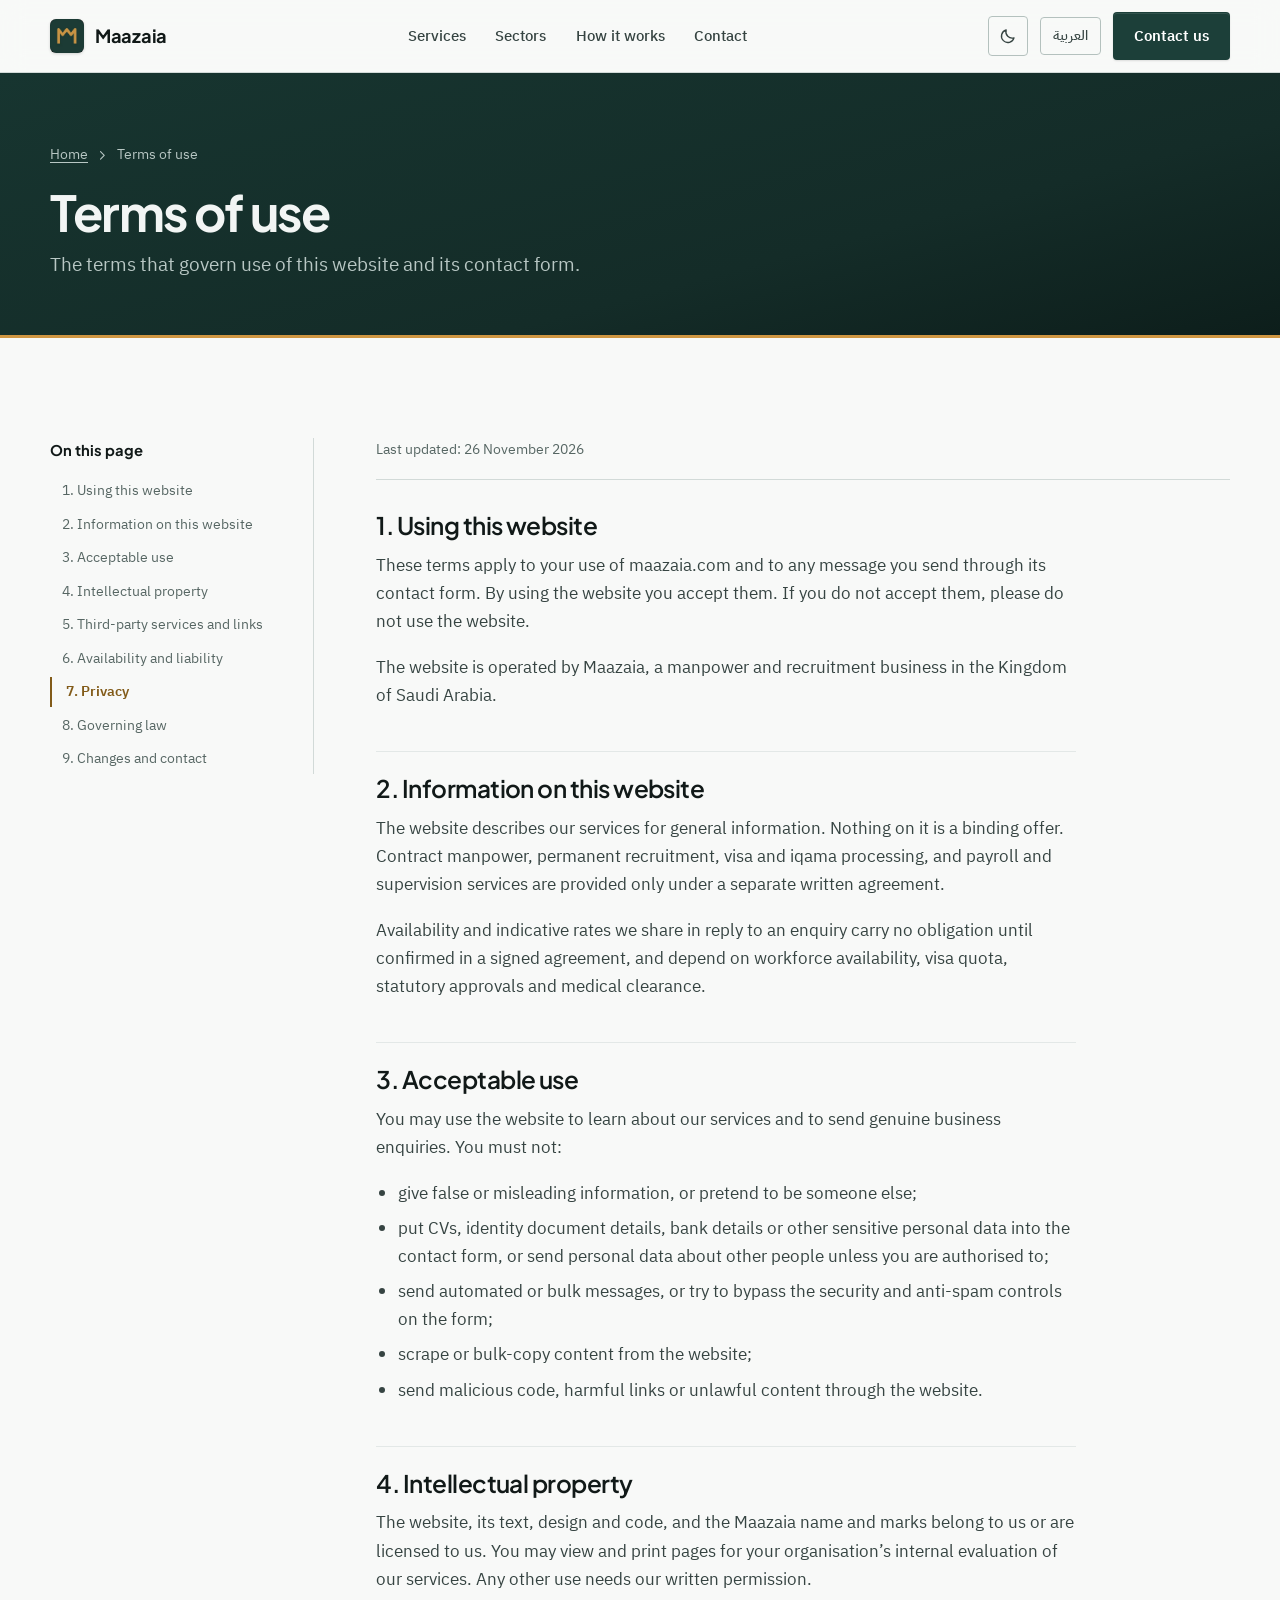
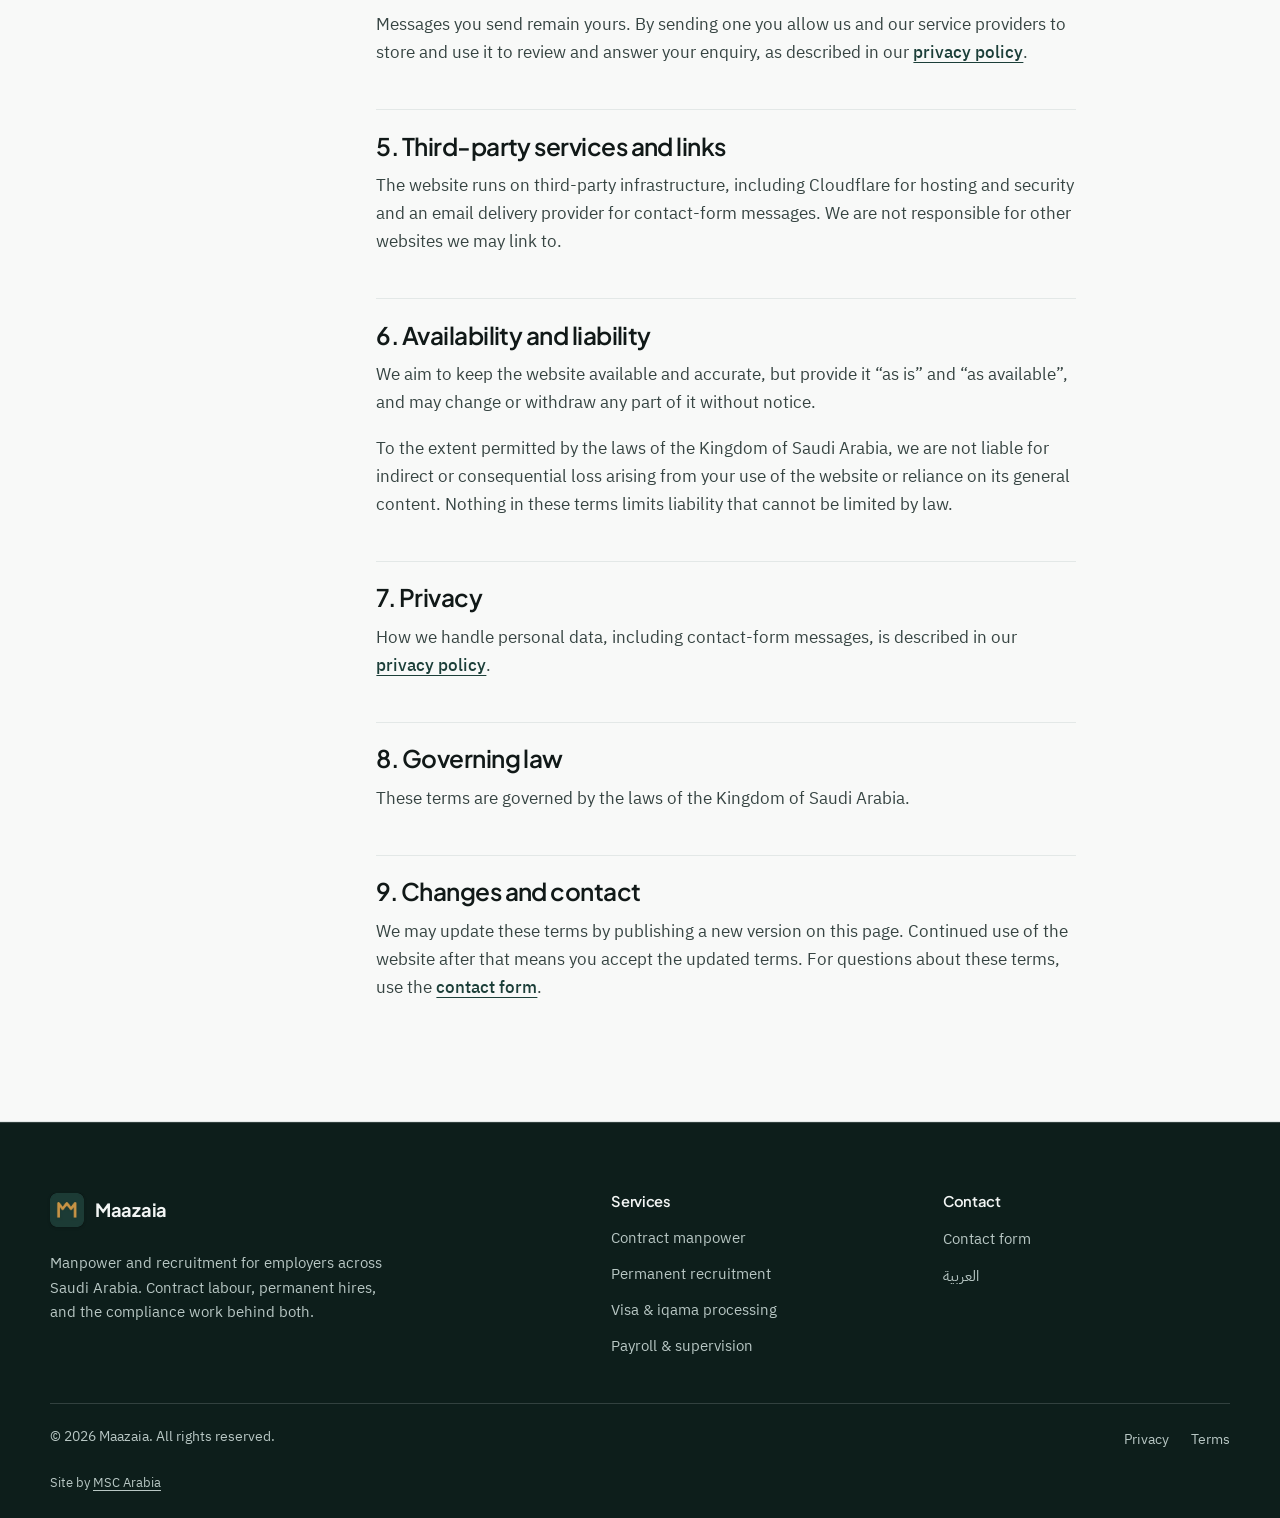
<file: terms.html>
<!doctype html>
<html lang="en" dir="ltr">
<head>
<meta charset="utf-8">
<script src="/assets/js/theme.js"></script>
<meta name="viewport" content="width=device-width, initial-scale=1">
<meta name="color-scheme" content="light dark">
<title>Terms of Use | Maazaia</title>
<meta name="description" content="The terms that govern use of the Maazaia website and enquiries sent through its contact form.">
<link rel="canonical" href="https://maazaia.com/terms">
<link rel="alternate" hreflang="en" href="https://maazaia.com/terms">
<link rel="alternate" hreflang="ar" href="https://maazaia.com/ar/terms">
<link rel="alternate" hreflang="x-default" href="https://maazaia.com/terms">
<meta name="robots" content="index, follow, max-image-preview:large">
<meta name="theme-color" content="#f8f9f8" media="(prefers-color-scheme: light)">
<meta name="theme-color" content="#0d1413" media="(prefers-color-scheme: dark)">
<meta property="og:type" content="website">
<meta property="og:site_name" content="Maazaia">
<meta property="og:locale" content="en_US">
<meta property="og:locale:alternate" content="ar_SA">
<meta property="og:url" content="https://maazaia.com/terms">
<meta property="og:title" content="Terms of Use | Maazaia">
<meta property="og:description" content="The terms that govern use of the Maazaia website and enquiries sent through its contact form.">
<meta property="og:image" content="https://maazaia.com/assets/img/og-image.png">
<meta property="og:image:type" content="image/png">
<meta property="og:image:width" content="1024">
<meta property="og:image:height" content="538">
<meta property="og:image:alt" content="Terms of Use | Maazaia">
<meta name="twitter:card" content="summary_large_image">
<meta name="twitter:title" content="Terms of Use | Maazaia">
<meta name="twitter:description" content="The terms that govern use of the Maazaia website and enquiries sent through its contact form.">
<meta name="twitter:image" content="https://maazaia.com/assets/img/og-image.png">
<meta name="twitter:image:alt" content="Terms of Use | Maazaia">
<link rel="icon" href="/favicon.ico" sizes="48x48">
<link rel="icon" href="/assets/img/favicon-32.png" type="image/png" sizes="32x32">
<link rel="icon" href="/assets/img/icon-192.png" type="image/png" sizes="192x192">
<link rel="apple-touch-icon" href="/assets/img/apple-touch-icon.png">
<link rel="preload" href="/assets/fonts/plex-latin-400.woff2" as="font" type="font/woff2" crossorigin>
<link rel="stylesheet" href="/assets/css/styles.css">
</head>
<body>
<a class="skip" href="#main">Skip to content</a>

<header class="site-head">
  <div class="wrap site-head__in">
    <a class="brand" href="/" aria-label="Maazaia, home">
      <img class="brand__mark" src="/assets/img/logo-mark.jpg" alt="" width="34" height="34">
      <span>Maazaia</span>
    </a>
    <nav class="nav" aria-label="Main">
      <ul class="nav__list">
        <li><a class="nav__link" href="/#services">Services</a></li>
        <li><a class="nav__link" href="/#sectors">Sectors</a></li>
        <li><a class="nav__link" href="/#how">How it works</a></li>
        <li><a class="nav__link" href="/#contact">Contact</a></li>
      </ul>
    </nav>
    <div class="head-actions">
      <button class="theme-btn" type="button" data-theme-toggle aria-pressed="false" aria-label="Dark mode"><svg class="icon-moon" viewBox="0 0 24 24" fill="none" stroke="currentColor" stroke-width="1.8" stroke-linecap="round" stroke-linejoin="round" aria-hidden="true"><path d="M20 14.5A8.5 8.5 0 019.5 4a8.5 8.5 0 1010.5 10.5z"/></svg><svg class="icon-sun" viewBox="0 0 24 24" fill="none" stroke="currentColor" stroke-width="1.8" stroke-linecap="round" stroke-linejoin="round" aria-hidden="true"><circle cx="12" cy="12" r="4"/><path d="M12 2v2M12 20v2M4.9 4.9l1.4 1.4M17.7 17.7l1.4 1.4M2 12h2M20 12h2M4.9 19.1l1.4-1.4M17.7 6.3l1.4-1.4"/></svg></button>
      <a class="lang" href="/ar/terms" lang="ar" hreflang="ar">العربية</a>
      <a class="btn head-cta" href="/#contact">Contact us</a>
      <button class="burger" type="button" data-burger aria-expanded="false" aria-controls="drawer" aria-label="Open menu"><svg width="22" height="22" viewBox="0 0 24 24" fill="none" stroke="currentColor" stroke-width="1.8" stroke-linecap="round" aria-hidden="true"><path d="M4 7h16M4 12h16M4 17h16"/></svg></button>
    </div>
  </div>
</header>

<div class="drawer" id="drawer" role="dialog" aria-modal="true" aria-label="Menu" data-open="false">
  <div class="wrap">
    <div class="drawer__top">
      <a class="brand" href="/"><img class="brand__mark" src="/assets/img/logo-mark.jpg" alt="" width="34" height="34"><span>Maazaia</span></a>
      <button class="burger" type="button" data-drawer-close-btn aria-label="Close menu"><svg width="22" height="22" viewBox="0 0 24 24" fill="none" stroke="currentColor" stroke-width="1.8" stroke-linecap="round" aria-hidden="true"><path d="M6 6l12 12M18 6L6 18"/></svg></button>
    </div>
    <nav class="drawer__list" aria-label="Mobile">
      <a href="/#services" data-drawer-close>Services</a>
      <a href="/#sectors" data-drawer-close>Sectors</a>
      <a href="/#how" data-drawer-close>How it works</a>
      <a href="/#contact" data-drawer-close>Contact</a>
    </nav>
  </div>
</div>

<main id="main">
  <section class="phero">
    <div class="wrap">
      <nav class="crumbs" aria-label="Breadcrumb">
        <a href="/">Home</a>
        <svg class="i i-arrow" viewBox="0 0 24 24" fill="none" stroke="currentColor" stroke-width="1.8" stroke-linecap="round" stroke-linejoin="round" aria-hidden="true"><path d="M9 18l6-6-6-6"/></svg>
        <span>Terms of use</span>
      </nav>
      <h1>Terms of use</h1>
      <p class="lead">The terms that govern use of this website and its contact form.</p>
    </div>
  </section>

  <section class="section">
    <div class="wrap legal">
      <nav class="toc" aria-label="On this page">
        <div class="toc__h">On this page</div>
        <ol>
          <li><a href="#acceptance">1. Using this website</a></li>
          <li><a href="#information">2. Information on this website</a></li>
          <li><a href="#use">3. Acceptable use</a></li>
          <li><a href="#ip">4. Intellectual property</a></li>
          <li><a href="#third">5. Third-party services and links</a></li>
          <li><a href="#availability">6. Availability and liability</a></li>
          <li><a href="#privacy">7. Privacy</a></li>
          <li><a href="#law">8. Governing law</a></li>
          <li><a href="#changes">9. Changes and contact</a></li>
        </ol>
      </nav>
      <div>
        <p class="stamp">Last updated: 26 November 2026</p>
        <div class="legal__body">
          <h2 id="acceptance">1. Using this website</h2>
          <p>These terms apply to your use of maazaia.com and to any message you send through its contact form. By using the website you accept them. If you do not accept them, please do not use the website.</p>
          <p>The website is operated by Maazaia, a manpower and recruitment business in the Kingdom of Saudi Arabia.</p>

          <h2 id="information">2. Information on this website</h2>
          <p>The website describes our services for general information. Nothing on it is a binding offer. Contract manpower, permanent recruitment, visa and iqama processing, and payroll and supervision services are provided only under a separate written agreement.</p>
          <p>Availability and indicative rates we share in reply to an enquiry carry no obligation until confirmed in a signed agreement, and depend on workforce availability, visa quota, statutory approvals and medical clearance.</p>

          <h2 id="use">3. Acceptable use</h2>
          <p>You may use the website to learn about our services and to send genuine business enquiries. You must not:</p>
          <ul><li>give false or misleading information, or pretend to be someone else;</li><li>put CVs, identity document details, bank details or other sensitive personal data into the contact form, or send personal data about other people unless you are authorised to;</li><li>send automated or bulk messages, or try to bypass the security and anti-spam controls on the form;</li><li>scrape or bulk-copy content from the website;</li><li>send malicious code, harmful links or unlawful content through the website.</li></ul>

          <h2 id="ip">4. Intellectual property</h2>
          <p>The website, its text, design and code, and the Maazaia name and marks belong to us or are licensed to us. You may view and print pages for your organisation&rsquo;s internal evaluation of our services. Any other use needs our written permission.</p>
          <p>Messages you send remain yours. By sending one you allow us and our service providers to store and use it to review and answer your enquiry, as described in our <a href="/privacy">privacy policy</a>.</p>

          <h2 id="third">5. Third-party services and links</h2>
          <p>The website runs on third-party infrastructure, including Cloudflare for hosting and security and an email delivery provider for contact-form messages. We are not responsible for other websites we may link to.</p>

          <h2 id="availability">6. Availability and liability</h2>
          <p>We aim to keep the website available and accurate, but provide it &ldquo;as is&rdquo; and &ldquo;as available&rdquo;, and may change or withdraw any part of it without notice.</p>
          <p>To the extent permitted by the laws of the Kingdom of Saudi Arabia, we are not liable for indirect or consequential loss arising from your use of the website or reliance on its general content. Nothing in these terms limits liability that cannot be limited by law.</p>

          <h2 id="privacy">7. Privacy</h2>
          <p>How we handle personal data, including contact-form messages, is described in our <a href="/privacy">privacy policy</a>.</p>

          <h2 id="law">8. Governing law</h2>
          <p>These terms are governed by the laws of the Kingdom of Saudi Arabia.</p>

          <h2 id="changes">9. Changes and contact</h2>
          <p>We may update these terms by publishing a new version on this page. Continued use of the website after that means you accept the updated terms. For questions about these terms, use the <a href="/#contact">contact form</a>.</p>
        </div>
      </div>
    </div>
  </section>
</main>

<footer class="site-foot">
  <div class="wrap">
    <div class="foot__cols">
      <div class="foot__brand">
        <a class="brand" href="/">
          <img class="brand__mark" src="/assets/img/logo-mark.jpg" alt="" width="34" height="34">
          <span>Maazaia</span>
        </a>
        <p>Manpower and recruitment for employers across Saudi Arabia. Contract labour, permanent hires, and the compliance work behind both.</p>
      </div>
      <div>
        <h2 class="foot__h">Services</h2>
        <ul class="foot__list">
          <li><span>Contract manpower</span></li>
          <li><span>Permanent recruitment</span></li>
          <li><span>Visa &amp; iqama processing</span></li>
          <li><span>Payroll &amp; supervision</span></li>
        </ul>
      </div>
      <div>
        <h2 class="foot__h">Contact</h2>
        <ul class="foot__list">
          <li><a href="/#contact">Contact form</a></li>
          <li><a href="/ar/terms" lang="ar" hreflang="ar">العربية</a></li>
        </ul>
      </div>
    </div>
    <div class="foot__bar">
      <span>© 2026 Maazaia. All rights reserved.</span>
      <nav aria-label="Legal">
        <a href="/privacy">Privacy</a>
        <a href="/terms">Terms</a>
      </nav>
    </div>
    <p class="foot__credit">Site by <a href="https://mscarabia.com" rel="noopener noreferrer"><span lang="en">MSC Arabia</span></a></p>
  </div>
</footer>

<script src="/assets/js/main.js" defer></script>
</body>
</html>
</file>
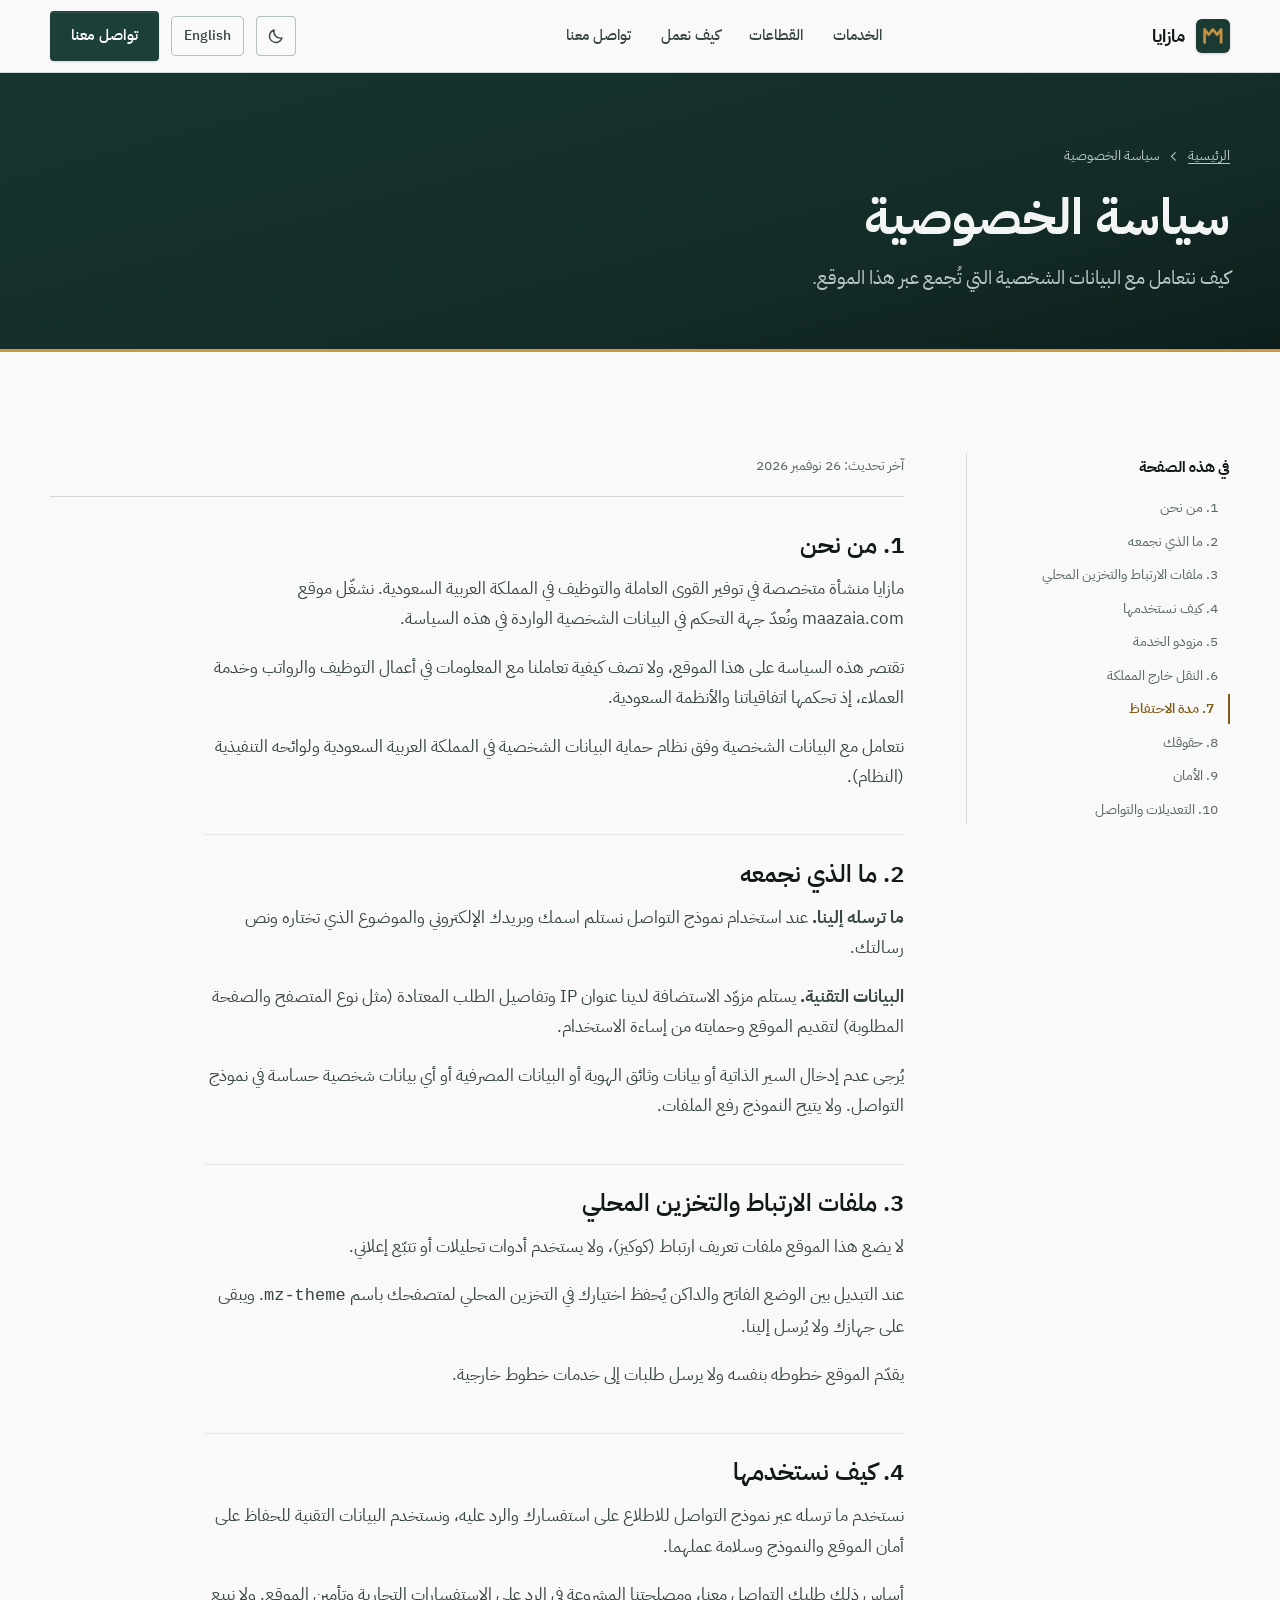
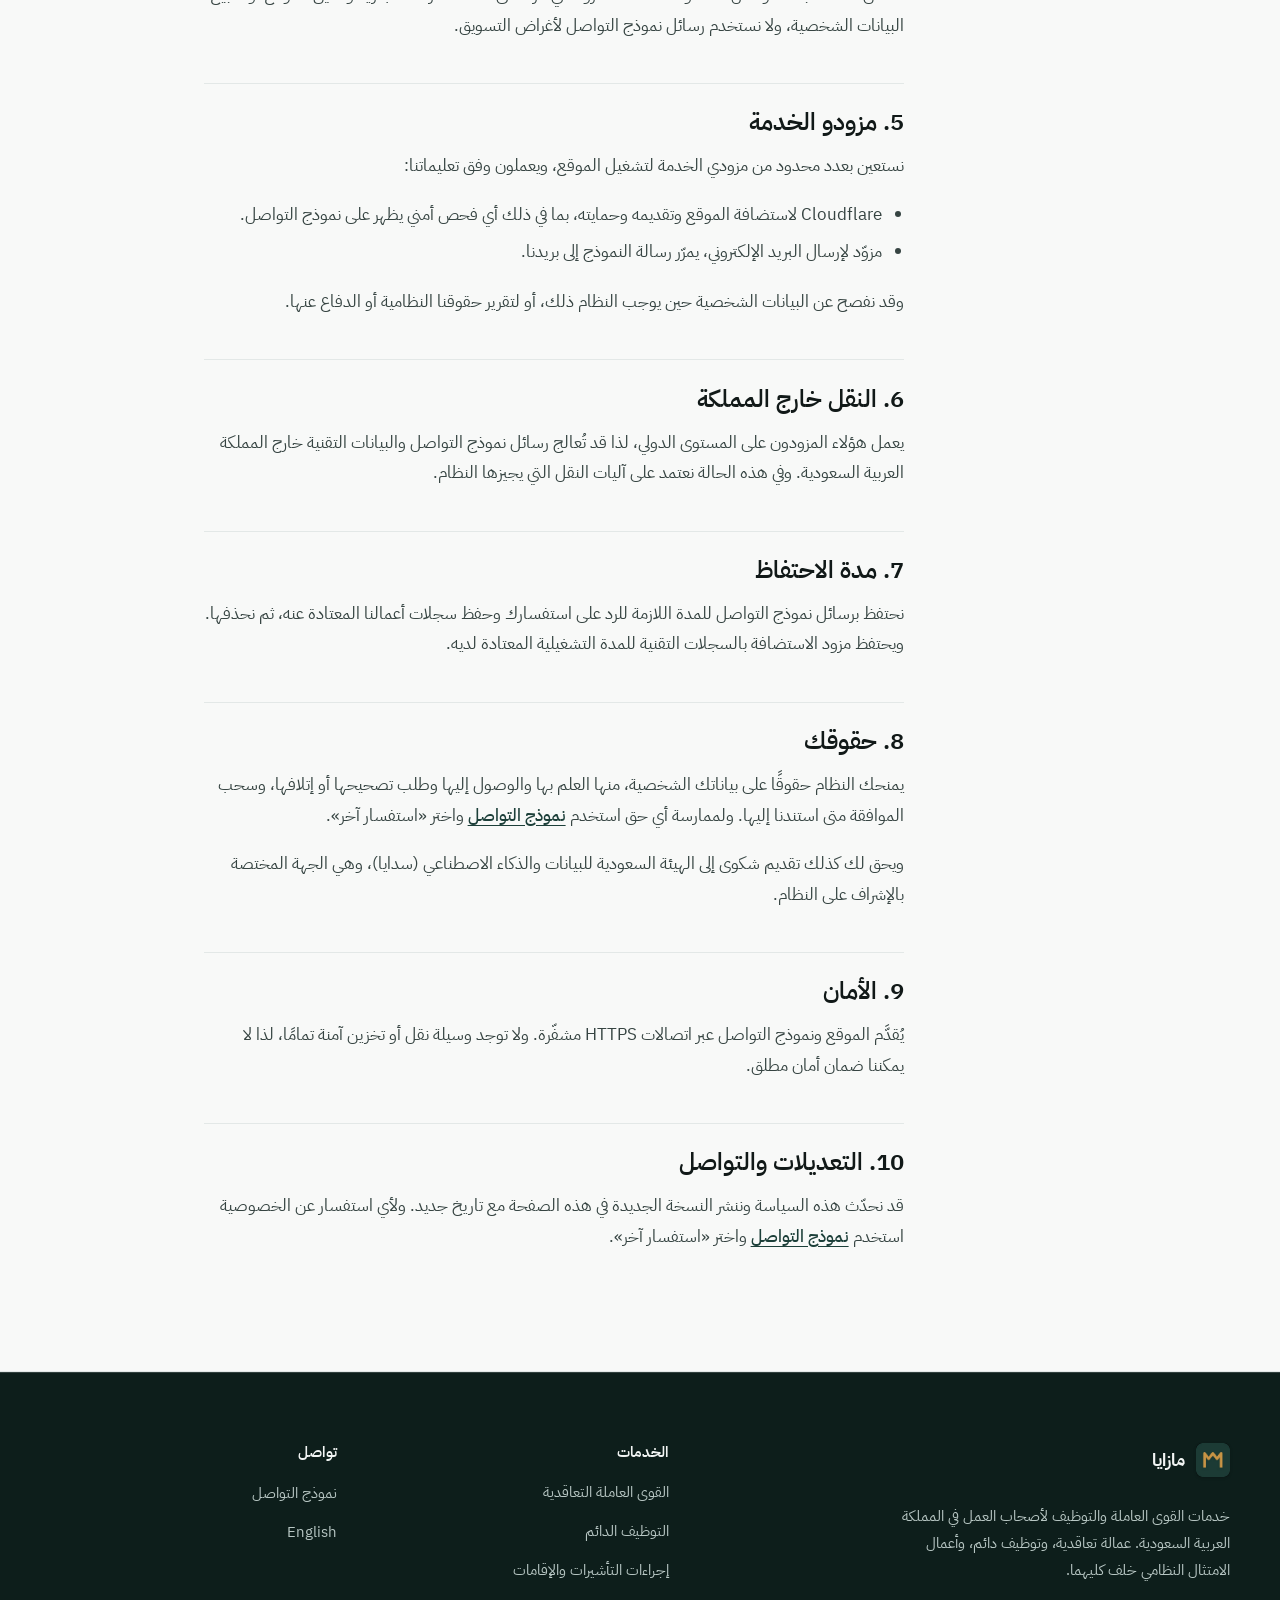
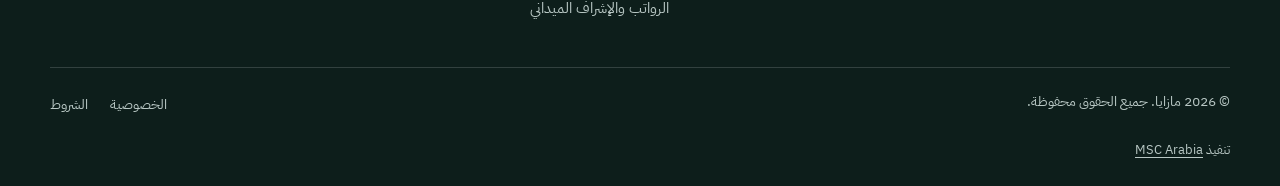
<file: ar/privacy.html>
<!doctype html>
<html lang="ar" dir="rtl">
<head>
<meta charset="utf-8">
<script src="/assets/js/theme.js"></script>
<meta name="viewport" content="width=device-width, initial-scale=1">
<meta name="color-scheme" content="light dark">
<title>سياسة الخصوصية | مازايا</title>
<meta name="description" content="كيف تتعامل مازايا مع البيانات الشخصية التي تُجمع عبر موقع maazaia.com.">
<link rel="canonical" href="https://maazaia.com/ar/privacy">
<link rel="alternate" hreflang="en" href="https://maazaia.com/privacy">
<link rel="alternate" hreflang="ar" href="https://maazaia.com/ar/privacy">
<link rel="alternate" hreflang="x-default" href="https://maazaia.com/privacy">
<meta name="robots" content="index, follow, max-image-preview:large">
<meta name="theme-color" content="#f8f9f8" media="(prefers-color-scheme: light)">
<meta name="theme-color" content="#0d1413" media="(prefers-color-scheme: dark)">
<meta property="og:type" content="website">
<meta property="og:site_name" content="مازايا">
<meta property="og:locale" content="ar_SA">
<meta property="og:locale:alternate" content="en_US">
<meta property="og:url" content="https://maazaia.com/ar/privacy">
<meta property="og:title" content="سياسة الخصوصية | مازايا">
<meta property="og:description" content="كيف تتعامل مازايا مع البيانات الشخصية التي تُجمع عبر موقع maazaia.com.">
<meta property="og:image" content="https://maazaia.com/assets/img/og-image.png">
<meta property="og:image:type" content="image/png">
<meta property="og:image:width" content="1024">
<meta property="og:image:height" content="538">
<meta property="og:image:alt" content="سياسة الخصوصية | مازايا">
<meta name="twitter:card" content="summary_large_image">
<meta name="twitter:title" content="سياسة الخصوصية | مازايا">
<meta name="twitter:description" content="كيف تتعامل مازايا مع البيانات الشخصية التي تُجمع عبر موقع maazaia.com.">
<meta name="twitter:image" content="https://maazaia.com/assets/img/og-image.png">
<meta name="twitter:image:alt" content="سياسة الخصوصية | مازايا">
<link rel="icon" href="/favicon.ico" sizes="48x48">
<link rel="icon" href="/assets/img/favicon-32.png" type="image/png" sizes="32x32">
<link rel="icon" href="/assets/img/icon-192.png" type="image/png" sizes="192x192">
<link rel="apple-touch-icon" href="/assets/img/apple-touch-icon.png">
<link rel="preload" href="/assets/fonts/plex-arabic-400.woff2" as="font" type="font/woff2" crossorigin>
<link rel="stylesheet" href="/assets/css/styles.css">
</head>
<body>
<a class="skip" href="#main">انتقل إلى المحتوى</a>

<header class="site-head">
  <div class="wrap site-head__in">
    <a class="brand" href="/ar/" aria-label="مازايا، الرئيسية">
      <img class="brand__mark" src="/assets/img/logo-mark.jpg" alt="" width="34" height="34">
      <span>مازايا</span>
    </a>
    <nav class="nav" aria-label="القائمة الرئيسية">
      <ul class="nav__list">
        <li><a class="nav__link" href="/ar/#services">الخدمات</a></li>
        <li><a class="nav__link" href="/ar/#sectors">القطاعات</a></li>
        <li><a class="nav__link" href="/ar/#how">كيف نعمل</a></li>
        <li><a class="nav__link" href="/ar/#contact">تواصل معنا</a></li>
      </ul>
    </nav>
    <div class="head-actions">
      <button class="theme-btn" type="button" data-theme-toggle aria-pressed="false" aria-label="الوضع الداكن"><svg class="icon-moon" viewBox="0 0 24 24" fill="none" stroke="currentColor" stroke-width="1.8" stroke-linecap="round" stroke-linejoin="round" aria-hidden="true"><path d="M20 14.5A8.5 8.5 0 019.5 4a8.5 8.5 0 1010.5 10.5z"/></svg><svg class="icon-sun" viewBox="0 0 24 24" fill="none" stroke="currentColor" stroke-width="1.8" stroke-linecap="round" stroke-linejoin="round" aria-hidden="true"><circle cx="12" cy="12" r="4"/><path d="M12 2v2M12 20v2M4.9 4.9l1.4 1.4M17.7 17.7l1.4 1.4M2 12h2M20 12h2M4.9 19.1l1.4-1.4M17.7 6.3l1.4-1.4"/></svg></button>
      <a class="lang" href="/privacy" lang="en" hreflang="en">English</a>
      <a class="btn head-cta" href="/ar/#contact">تواصل معنا</a>
      <button class="burger" type="button" data-burger aria-expanded="false" aria-controls="drawer" aria-label="فتح القائمة"><svg width="22" height="22" viewBox="0 0 24 24" fill="none" stroke="currentColor" stroke-width="1.8" stroke-linecap="round" aria-hidden="true"><path d="M4 7h16M4 12h16M4 17h16"/></svg></button>
    </div>
  </div>
</header>

<div class="drawer" id="drawer" role="dialog" aria-modal="true" aria-label="القائمة" data-open="false">
  <div class="wrap">
    <div class="drawer__top">
      <a class="brand" href="/ar/"><img class="brand__mark" src="/assets/img/logo-mark.jpg" alt="" width="34" height="34"><span>مازايا</span></a>
      <button class="burger" type="button" data-drawer-close-btn aria-label="إغلاق القائمة"><svg width="22" height="22" viewBox="0 0 24 24" fill="none" stroke="currentColor" stroke-width="1.8" stroke-linecap="round" aria-hidden="true"><path d="M6 6l12 12M18 6L6 18"/></svg></button>
    </div>
    <nav class="drawer__list" aria-label="قائمة الجوال">
      <a href="/ar/#services" data-drawer-close>الخدمات</a>
      <a href="/ar/#sectors" data-drawer-close>القطاعات</a>
      <a href="/ar/#how" data-drawer-close>كيف نعمل</a>
      <a href="/ar/#contact" data-drawer-close>تواصل معنا</a>
    </nav>
  </div>
</div>

<main id="main">
  <section class="phero">
    <div class="wrap">
      <nav class="crumbs" aria-label="مسار التنقل">
        <a href="/ar/">الرئيسية</a>
        <svg class="i i-arrow" viewBox="0 0 24 24" fill="none" stroke="currentColor" stroke-width="1.8" stroke-linecap="round" stroke-linejoin="round" aria-hidden="true"><path d="M9 18l6-6-6-6"/></svg>
        <span>سياسة الخصوصية</span>
      </nav>
      <h1>سياسة الخصوصية</h1>
      <p class="lead">كيف نتعامل مع البيانات الشخصية التي تُجمع عبر هذا الموقع.</p>
    </div>
  </section>

  <section class="section">
    <div class="wrap legal">
      <nav class="toc" aria-label="في هذه الصفحة">
        <div class="toc__h">في هذه الصفحة</div>
        <ol>
          <li><a href="#who">1. من نحن</a></li>
          <li><a href="#data">2. ما الذي نجمعه</a></li>
          <li><a href="#cookies">3. ملفات الارتباط والتخزين المحلي</a></li>
          <li><a href="#use">4. كيف نستخدمها</a></li>
          <li><a href="#providers">5. مزودو الخدمة</a></li>
          <li><a href="#transfers">6. النقل خارج المملكة</a></li>
          <li><a href="#retention">7. مدة الاحتفاظ</a></li>
          <li><a href="#rights">8. حقوقك</a></li>
          <li><a href="#security">9. الأمان</a></li>
          <li><a href="#changes">10. التعديلات والتواصل</a></li>
        </ol>
      </nav>
      <div>
        <p class="stamp">آخر تحديث: 26 نوفمبر 2026</p>
        <div class="legal__body">
          <h2 id="who">1. من نحن</h2>
          <p>مازايا منشأة متخصصة في توفير القوى العاملة والتوظيف في المملكة العربية السعودية. نشغّل موقع maazaia.com ونُعدّ جهة التحكم في البيانات الشخصية الواردة في هذه السياسة.</p>
          <p>تقتصر هذه السياسة على هذا الموقع، ولا تصف كيفية تعاملنا مع المعلومات في أعمال التوظيف والرواتب وخدمة العملاء، إذ تحكمها اتفاقياتنا والأنظمة السعودية.</p>
          <p>نتعامل مع البيانات الشخصية وفق نظام حماية البيانات الشخصية في المملكة العربية السعودية ولوائحه التنفيذية (النظام).</p>

          <h2 id="data">2. ما الذي نجمعه</h2>
          <p><strong>ما ترسله إلينا.</strong> عند استخدام نموذج التواصل نستلم اسمك وبريدك الإلكتروني والموضوع الذي تختاره ونص رسالتك.</p>
          <p><strong>البيانات التقنية.</strong> يستلم مزوّد الاستضافة لدينا عنوان IP وتفاصيل الطلب المعتادة (مثل نوع المتصفح والصفحة المطلوبة) لتقديم الموقع وحمايته من إساءة الاستخدام.</p>
          <p>يُرجى عدم إدخال السير الذاتية أو بيانات وثائق الهوية أو البيانات المصرفية أو أي بيانات شخصية حساسة في نموذج التواصل. ولا يتيح النموذج رفع الملفات.</p>

          <h2 id="cookies">3. ملفات الارتباط والتخزين المحلي</h2>
          <p>لا يضع هذا الموقع ملفات تعريف ارتباط (كوكيز)، ولا يستخدم أدوات تحليلات أو تتبّع إعلاني.</p>
          <p>عند التبديل بين الوضع الفاتح والداكن يُحفظ اختيارك في التخزين المحلي لمتصفحك باسم <code>mz-theme</code>. ويبقى على جهازك ولا يُرسل إلينا.</p>
          <p>يقدّم الموقع خطوطه بنفسه ولا يرسل طلبات إلى خدمات خطوط خارجية.</p>

          <h2 id="use">4. كيف نستخدمها</h2>
          <p>نستخدم ما ترسله عبر نموذج التواصل للاطلاع على استفسارك والرد عليه، ونستخدم البيانات التقنية للحفاظ على أمان الموقع والنموذج وسلامة عملهما.</p>
          <p>أساس ذلك طلبك التواصل معنا، ومصلحتنا المشروعة في الرد على الاستفسارات التجارية وتأمين الموقع. ولا نبيع البيانات الشخصية، ولا نستخدم رسائل نموذج التواصل لأغراض التسويق.</p>

          <h2 id="providers">5. مزودو الخدمة</h2>
          <p>نستعين بعدد محدود من مزودي الخدمة لتشغيل الموقع، ويعملون وفق تعليماتنا:</p>
          <ul><li>Cloudflare لاستضافة الموقع وتقديمه وحمايته، بما في ذلك أي فحص أمني يظهر على نموذج التواصل.</li><li>مزوّد لإرسال البريد الإلكتروني، يمرّر رسالة النموذج إلى بريدنا.</li></ul>
          <p>وقد نفصح عن البيانات الشخصية حين يوجب النظام ذلك، أو لتقرير حقوقنا النظامية أو الدفاع عنها.</p>

          <h2 id="transfers">6. النقل خارج المملكة</h2>
          <p>يعمل هؤلاء المزودون على المستوى الدولي، لذا قد تُعالج رسائل نموذج التواصل والبيانات التقنية خارج المملكة العربية السعودية. وفي هذه الحالة نعتمد على آليات النقل التي يجيزها النظام.</p>

          <h2 id="retention">7. مدة الاحتفاظ</h2>
          <p>نحتفظ برسائل نموذج التواصل للمدة اللازمة للرد على استفسارك وحفظ سجلات أعمالنا المعتادة عنه، ثم نحذفها. ويحتفظ مزود الاستضافة بالسجلات التقنية للمدة التشغيلية المعتادة لديه.</p>

          <h2 id="rights">8. حقوقك</h2>
          <p>يمنحك النظام حقوقًا على بياناتك الشخصية، منها العلم بها والوصول إليها وطلب تصحيحها أو إتلافها، وسحب الموافقة متى استندنا إليها. ولممارسة أي حق استخدم <a href="/ar/#contact">نموذج التواصل</a> واختر «استفسار آخر».</p>
          <p>ويحق لك كذلك تقديم شكوى إلى الهيئة السعودية للبيانات والذكاء الاصطناعي (سدايا)، وهي الجهة المختصة بالإشراف على النظام.</p>

          <h2 id="security">9. الأمان</h2>
          <p>يُقدَّم الموقع ونموذج التواصل عبر اتصالات HTTPS مشفّرة. ولا توجد وسيلة نقل أو تخزين آمنة تمامًا، لذا لا يمكننا ضمان أمان مطلق.</p>

          <h2 id="changes">10. التعديلات والتواصل</h2>
          <p>قد نحدّث هذه السياسة وننشر النسخة الجديدة في هذه الصفحة مع تاريخ جديد. ولأي استفسار عن الخصوصية استخدم <a href="/ar/#contact">نموذج التواصل</a> واختر «استفسار آخر».</p>
        </div>
      </div>
    </div>
  </section>
</main>

<footer class="site-foot">
  <div class="wrap">
    <div class="foot__cols">
      <div class="foot__brand">
        <a class="brand" href="/ar/">
          <img class="brand__mark" src="/assets/img/logo-mark.jpg" alt="" width="34" height="34">
          <span>مازايا</span>
        </a>
        <p>خدمات القوى العاملة والتوظيف لأصحاب العمل في المملكة العربية السعودية. عمالة تعاقدية، وتوظيف دائم، وأعمال الامتثال النظامي خلف كليهما.</p>
      </div>
      <div>
        <h2 class="foot__h">الخدمات</h2>
        <ul class="foot__list">
          <li><span>القوى العاملة التعاقدية</span></li>
          <li><span>التوظيف الدائم</span></li>
          <li><span>إجراءات التأشيرات والإقامات</span></li>
          <li><span>الرواتب والإشراف الميداني</span></li>
        </ul>
      </div>
      <div>
        <h2 class="foot__h">تواصل</h2>
        <ul class="foot__list">
          <li><a href="/ar/#contact">نموذج التواصل</a></li>
          <li><a href="/privacy" lang="en" hreflang="en">English</a></li>
        </ul>
      </div>
    </div>
    <div class="foot__bar">
      <span>© 2026 مازايا. جميع الحقوق محفوظة.</span>
      <nav aria-label="الشروط القانونية">
        <a href="/ar/privacy">الخصوصية</a>
        <a href="/ar/terms">الشروط</a>
      </nav>
    </div>
    <p class="foot__credit">تنفيذ <a href="https://mscarabia.com" rel="noopener noreferrer"><span lang="en">MSC Arabia</span></a></p>
  </div>
</footer>

<script src="/assets/js/main.js" defer></script>
</body>
</html>
</file>
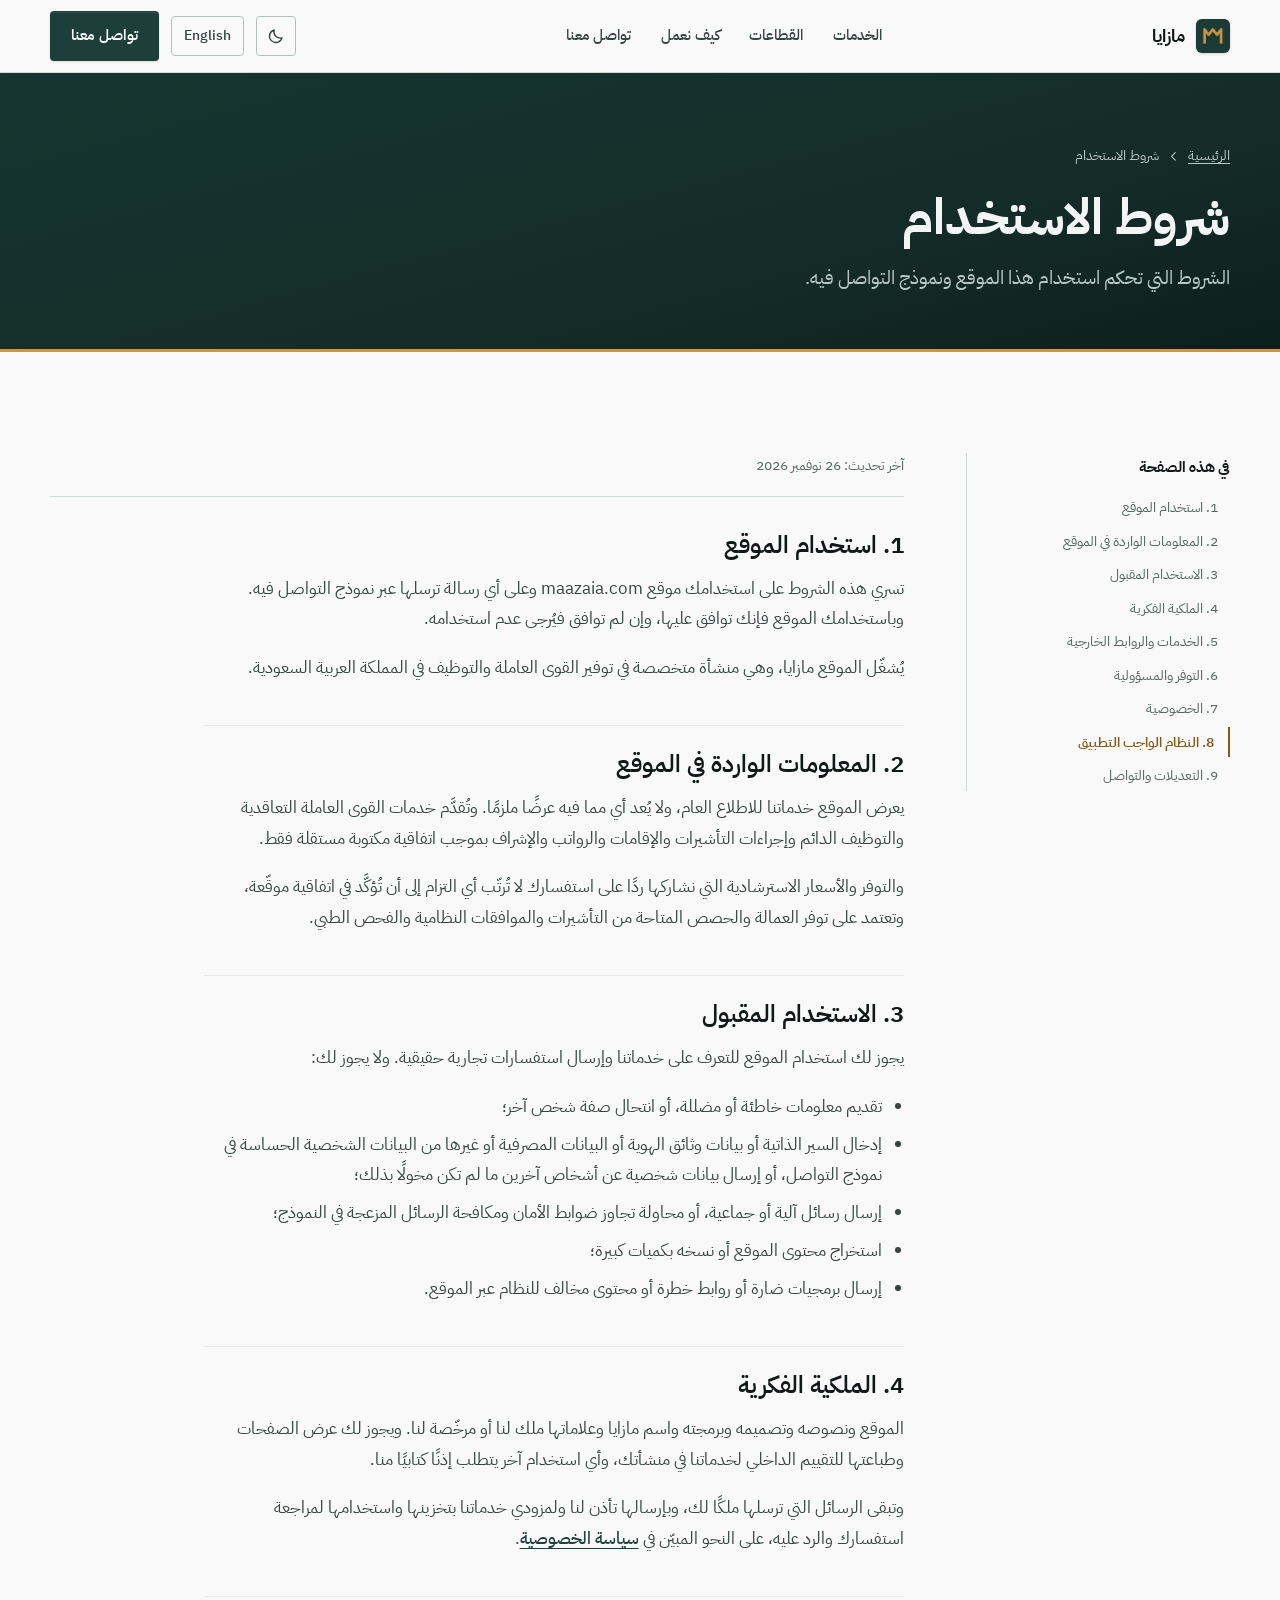
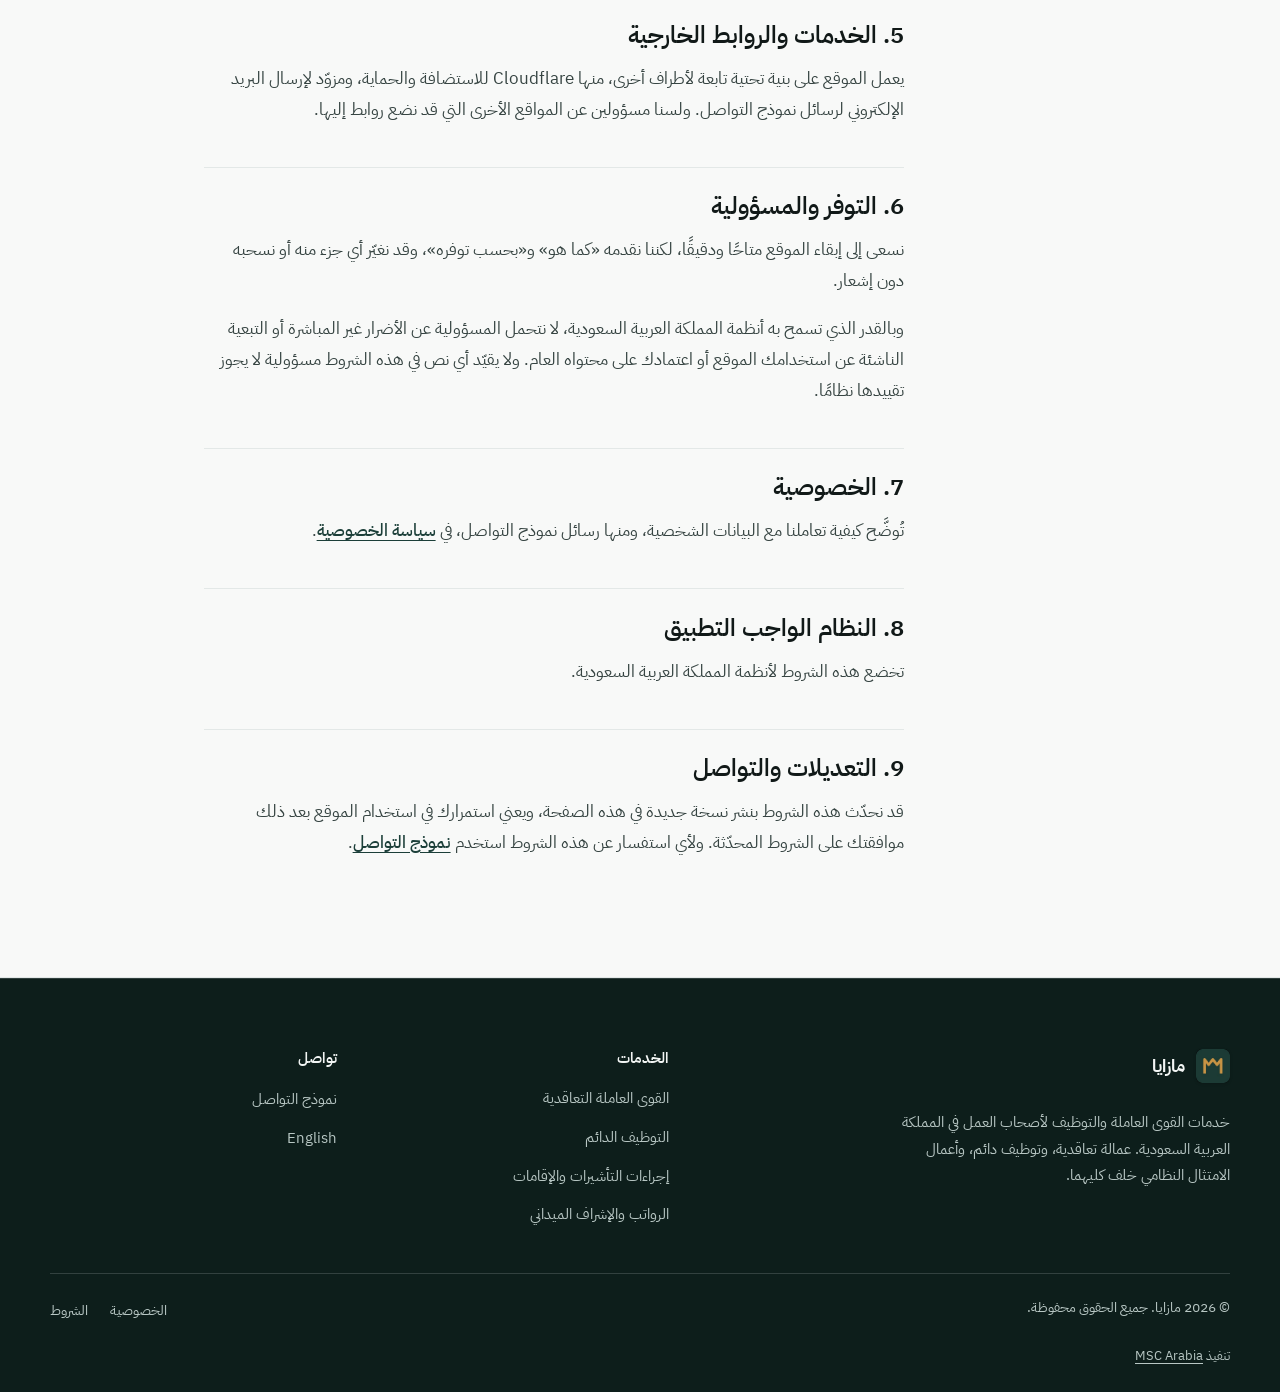
<file: ar/terms.html>
<!doctype html>
<html lang="ar" dir="rtl">
<head>
<meta charset="utf-8">
<script src="/assets/js/theme.js"></script>
<meta name="viewport" content="width=device-width, initial-scale=1">
<meta name="color-scheme" content="light dark">
<title>شروط الاستخدام | مازايا</title>
<meta name="description" content="الشروط التي تحكم استخدام موقع مازايا والاستفسارات المرسلة عبر نموذج التواصل.">
<link rel="canonical" href="https://maazaia.com/ar/terms">
<link rel="alternate" hreflang="en" href="https://maazaia.com/terms">
<link rel="alternate" hreflang="ar" href="https://maazaia.com/ar/terms">
<link rel="alternate" hreflang="x-default" href="https://maazaia.com/terms">
<meta name="robots" content="index, follow, max-image-preview:large">
<meta name="theme-color" content="#f8f9f8" media="(prefers-color-scheme: light)">
<meta name="theme-color" content="#0d1413" media="(prefers-color-scheme: dark)">
<meta property="og:type" content="website">
<meta property="og:site_name" content="مازايا">
<meta property="og:locale" content="ar_SA">
<meta property="og:locale:alternate" content="en_US">
<meta property="og:url" content="https://maazaia.com/ar/terms">
<meta property="og:title" content="شروط الاستخدام | مازايا">
<meta property="og:description" content="الشروط التي تحكم استخدام موقع مازايا والاستفسارات المرسلة عبر نموذج التواصل.">
<meta property="og:image" content="https://maazaia.com/assets/img/og-image.png">
<meta property="og:image:type" content="image/png">
<meta property="og:image:width" content="1024">
<meta property="og:image:height" content="538">
<meta property="og:image:alt" content="شروط الاستخدام | مازايا">
<meta name="twitter:card" content="summary_large_image">
<meta name="twitter:title" content="شروط الاستخدام | مازايا">
<meta name="twitter:description" content="الشروط التي تحكم استخدام موقع مازايا والاستفسارات المرسلة عبر نموذج التواصل.">
<meta name="twitter:image" content="https://maazaia.com/assets/img/og-image.png">
<meta name="twitter:image:alt" content="شروط الاستخدام | مازايا">
<link rel="icon" href="/favicon.ico" sizes="48x48">
<link rel="icon" href="/assets/img/favicon-32.png" type="image/png" sizes="32x32">
<link rel="icon" href="/assets/img/icon-192.png" type="image/png" sizes="192x192">
<link rel="apple-touch-icon" href="/assets/img/apple-touch-icon.png">
<link rel="preload" href="/assets/fonts/plex-arabic-400.woff2" as="font" type="font/woff2" crossorigin>
<link rel="stylesheet" href="/assets/css/styles.css">
</head>
<body>
<a class="skip" href="#main">انتقل إلى المحتوى</a>

<header class="site-head">
  <div class="wrap site-head__in">
    <a class="brand" href="/ar/" aria-label="مازايا، الرئيسية">
      <img class="brand__mark" src="/assets/img/logo-mark.jpg" alt="" width="34" height="34">
      <span>مازايا</span>
    </a>
    <nav class="nav" aria-label="القائمة الرئيسية">
      <ul class="nav__list">
        <li><a class="nav__link" href="/ar/#services">الخدمات</a></li>
        <li><a class="nav__link" href="/ar/#sectors">القطاعات</a></li>
        <li><a class="nav__link" href="/ar/#how">كيف نعمل</a></li>
        <li><a class="nav__link" href="/ar/#contact">تواصل معنا</a></li>
      </ul>
    </nav>
    <div class="head-actions">
      <button class="theme-btn" type="button" data-theme-toggle aria-pressed="false" aria-label="الوضع الداكن"><svg class="icon-moon" viewBox="0 0 24 24" fill="none" stroke="currentColor" stroke-width="1.8" stroke-linecap="round" stroke-linejoin="round" aria-hidden="true"><path d="M20 14.5A8.5 8.5 0 019.5 4a8.5 8.5 0 1010.5 10.5z"/></svg><svg class="icon-sun" viewBox="0 0 24 24" fill="none" stroke="currentColor" stroke-width="1.8" stroke-linecap="round" stroke-linejoin="round" aria-hidden="true"><circle cx="12" cy="12" r="4"/><path d="M12 2v2M12 20v2M4.9 4.9l1.4 1.4M17.7 17.7l1.4 1.4M2 12h2M20 12h2M4.9 19.1l1.4-1.4M17.7 6.3l1.4-1.4"/></svg></button>
      <a class="lang" href="/terms" lang="en" hreflang="en">English</a>
      <a class="btn head-cta" href="/ar/#contact">تواصل معنا</a>
      <button class="burger" type="button" data-burger aria-expanded="false" aria-controls="drawer" aria-label="فتح القائمة"><svg width="22" height="22" viewBox="0 0 24 24" fill="none" stroke="currentColor" stroke-width="1.8" stroke-linecap="round" aria-hidden="true"><path d="M4 7h16M4 12h16M4 17h16"/></svg></button>
    </div>
  </div>
</header>

<div class="drawer" id="drawer" role="dialog" aria-modal="true" aria-label="القائمة" data-open="false">
  <div class="wrap">
    <div class="drawer__top">
      <a class="brand" href="/ar/"><img class="brand__mark" src="/assets/img/logo-mark.jpg" alt="" width="34" height="34"><span>مازايا</span></a>
      <button class="burger" type="button" data-drawer-close-btn aria-label="إغلاق القائمة"><svg width="22" height="22" viewBox="0 0 24 24" fill="none" stroke="currentColor" stroke-width="1.8" stroke-linecap="round" aria-hidden="true"><path d="M6 6l12 12M18 6L6 18"/></svg></button>
    </div>
    <nav class="drawer__list" aria-label="قائمة الجوال">
      <a href="/ar/#services" data-drawer-close>الخدمات</a>
      <a href="/ar/#sectors" data-drawer-close>القطاعات</a>
      <a href="/ar/#how" data-drawer-close>كيف نعمل</a>
      <a href="/ar/#contact" data-drawer-close>تواصل معنا</a>
    </nav>
  </div>
</div>

<main id="main">
  <section class="phero">
    <div class="wrap">
      <nav class="crumbs" aria-label="مسار التنقل">
        <a href="/ar/">الرئيسية</a>
        <svg class="i i-arrow" viewBox="0 0 24 24" fill="none" stroke="currentColor" stroke-width="1.8" stroke-linecap="round" stroke-linejoin="round" aria-hidden="true"><path d="M9 18l6-6-6-6"/></svg>
        <span>شروط الاستخدام</span>
      </nav>
      <h1>شروط الاستخدام</h1>
      <p class="lead">الشروط التي تحكم استخدام هذا الموقع ونموذج التواصل فيه.</p>
    </div>
  </section>

  <section class="section">
    <div class="wrap legal">
      <nav class="toc" aria-label="في هذه الصفحة">
        <div class="toc__h">في هذه الصفحة</div>
        <ol>
          <li><a href="#acceptance">1. استخدام الموقع</a></li>
          <li><a href="#information">2. المعلومات الواردة في الموقع</a></li>
          <li><a href="#use">3. الاستخدام المقبول</a></li>
          <li><a href="#ip">4. الملكية الفكرية</a></li>
          <li><a href="#third">5. الخدمات والروابط الخارجية</a></li>
          <li><a href="#availability">6. التوفر والمسؤولية</a></li>
          <li><a href="#privacy">7. الخصوصية</a></li>
          <li><a href="#law">8. النظام الواجب التطبيق</a></li>
          <li><a href="#changes">9. التعديلات والتواصل</a></li>
        </ol>
      </nav>
      <div>
        <p class="stamp">آخر تحديث: 26 نوفمبر 2026</p>
        <div class="legal__body">
          <h2 id="acceptance">1. استخدام الموقع</h2>
          <p>تسري هذه الشروط على استخدامك موقع maazaia.com وعلى أي رسالة ترسلها عبر نموذج التواصل فيه. وباستخدامك الموقع فإنك توافق عليها، وإن لم توافق فيُرجى عدم استخدامه.</p>
          <p>يُشغّل الموقع مازايا، وهي منشأة متخصصة في توفير القوى العاملة والتوظيف في المملكة العربية السعودية.</p>

          <h2 id="information">2. المعلومات الواردة في الموقع</h2>
          <p>يعرض الموقع خدماتنا للاطلاع العام، ولا يُعد أي مما فيه عرضًا ملزمًا. وتُقدَّم خدمات القوى العاملة التعاقدية والتوظيف الدائم وإجراءات التأشيرات والإقامات والرواتب والإشراف بموجب اتفاقية مكتوبة مستقلة فقط.</p>
          <p>والتوفر والأسعار الاسترشادية التي نشاركها ردًا على استفسارك لا تُرتّب أي التزام إلى أن تُؤكَّد في اتفاقية موقّعة، وتعتمد على توفر العمالة والحصص المتاحة من التأشيرات والموافقات النظامية والفحص الطبي.</p>

          <h2 id="use">3. الاستخدام المقبول</h2>
          <p>يجوز لك استخدام الموقع للتعرف على خدماتنا وإرسال استفسارات تجارية حقيقية. ولا يجوز لك:</p>
          <ul><li>تقديم معلومات خاطئة أو مضللة، أو انتحال صفة شخص آخر؛</li><li>إدخال السير الذاتية أو بيانات وثائق الهوية أو البيانات المصرفية أو غيرها من البيانات الشخصية الحساسة في نموذج التواصل، أو إرسال بيانات شخصية عن أشخاص آخرين ما لم تكن مخولًا بذلك؛</li><li>إرسال رسائل آلية أو جماعية، أو محاولة تجاوز ضوابط الأمان ومكافحة الرسائل المزعجة في النموذج؛</li><li>استخراج محتوى الموقع أو نسخه بكميات كبيرة؛</li><li>إرسال برمجيات ضارة أو روابط خطرة أو محتوى مخالف للنظام عبر الموقع.</li></ul>

          <h2 id="ip">4. الملكية الفكرية</h2>
          <p>الموقع ونصوصه وتصميمه وبرمجته واسم مازايا وعلاماتها ملك لنا أو مرخّصة لنا. ويجوز لك عرض الصفحات وطباعتها للتقييم الداخلي لخدماتنا في منشأتك، وأي استخدام آخر يتطلب إذنًا كتابيًا منا.</p>
          <p>وتبقى الرسائل التي ترسلها ملكًا لك، وبإرسالها تأذن لنا ولمزودي خدماتنا بتخزينها واستخدامها لمراجعة استفسارك والرد عليه، على النحو المبيّن في <a href="/ar/privacy">سياسة الخصوصية</a>.</p>

          <h2 id="third">5. الخدمات والروابط الخارجية</h2>
          <p>يعمل الموقع على بنية تحتية تابعة لأطراف أخرى، منها Cloudflare للاستضافة والحماية، ومزوّد لإرسال البريد الإلكتروني لرسائل نموذج التواصل. ولسنا مسؤولين عن المواقع الأخرى التي قد نضع روابط إليها.</p>

          <h2 id="availability">6. التوفر والمسؤولية</h2>
          <p>نسعى إلى إبقاء الموقع متاحًا ودقيقًا، لكننا نقدمه «كما هو» و«بحسب توفره»، وقد نغيّر أي جزء منه أو نسحبه دون إشعار.</p>
          <p>وبالقدر الذي تسمح به أنظمة المملكة العربية السعودية، لا نتحمل المسؤولية عن الأضرار غير المباشرة أو التبعية الناشئة عن استخدامك الموقع أو اعتمادك على محتواه العام. ولا يقيّد أي نص في هذه الشروط مسؤولية لا يجوز تقييدها نظامًا.</p>

          <h2 id="privacy">7. الخصوصية</h2>
          <p>تُوضَّح كيفية تعاملنا مع البيانات الشخصية، ومنها رسائل نموذج التواصل، في <a href="/ar/privacy">سياسة الخصوصية</a>.</p>

          <h2 id="law">8. النظام الواجب التطبيق</h2>
          <p>تخضع هذه الشروط لأنظمة المملكة العربية السعودية.</p>

          <h2 id="changes">9. التعديلات والتواصل</h2>
          <p>قد نحدّث هذه الشروط بنشر نسخة جديدة في هذه الصفحة، ويعني استمرارك في استخدام الموقع بعد ذلك موافقتك على الشروط المحدّثة. ولأي استفسار عن هذه الشروط استخدم <a href="/ar/#contact">نموذج التواصل</a>.</p>
        </div>
      </div>
    </div>
  </section>
</main>

<footer class="site-foot">
  <div class="wrap">
    <div class="foot__cols">
      <div class="foot__brand">
        <a class="brand" href="/ar/">
          <img class="brand__mark" src="/assets/img/logo-mark.jpg" alt="" width="34" height="34">
          <span>مازايا</span>
        </a>
        <p>خدمات القوى العاملة والتوظيف لأصحاب العمل في المملكة العربية السعودية. عمالة تعاقدية، وتوظيف دائم، وأعمال الامتثال النظامي خلف كليهما.</p>
      </div>
      <div>
        <h2 class="foot__h">الخدمات</h2>
        <ul class="foot__list">
          <li><span>القوى العاملة التعاقدية</span></li>
          <li><span>التوظيف الدائم</span></li>
          <li><span>إجراءات التأشيرات والإقامات</span></li>
          <li><span>الرواتب والإشراف الميداني</span></li>
        </ul>
      </div>
      <div>
        <h2 class="foot__h">تواصل</h2>
        <ul class="foot__list">
          <li><a href="/ar/#contact">نموذج التواصل</a></li>
          <li><a href="/terms" lang="en" hreflang="en">English</a></li>
        </ul>
      </div>
    </div>
    <div class="foot__bar">
      <span>© 2026 مازايا. جميع الحقوق محفوظة.</span>
      <nav aria-label="الشروط القانونية">
        <a href="/ar/privacy">الخصوصية</a>
        <a href="/ar/terms">الشروط</a>
      </nav>
    </div>
    <p class="foot__credit">تنفيذ <a href="https://mscarabia.com" rel="noopener noreferrer"><span lang="en">MSC Arabia</span></a></p>
  </div>
</footer>

<script src="/assets/js/main.js" defer></script>
</body>
</html>
</file>
<file: assets/css/styles.css>
/* ==========================================================================
   Maazaia: stylesheet
   Fonts are self-hosted (no third-party requests). Tactile, directional motion.
   ========================================================================== */

/* ---------- Fonts ---------- */
@font-face { font-family: "IBM Plex Sans Arabic"; font-weight: 400; font-style: normal; font-display: swap; src: url("/assets/fonts/plex-latin-400.woff2") format("woff2"); unicode-range: U+0000-00FF,U+0131,U+0152-0153,U+02BB-02BC,U+02C6,U+02DA,U+02DC,U+0304,U+0308,U+0329,U+2000-206F,U+20AC,U+2122,U+2191,U+2193,U+2212,U+2215,U+FEFF,U+FFFD; }
@font-face { font-family: "IBM Plex Sans Arabic"; font-weight: 500; font-style: normal; font-display: swap; src: url("/assets/fonts/plex-latin-500.woff2") format("woff2"); unicode-range: U+0000-00FF,U+0131,U+0152-0153,U+02BB-02BC,U+02C6,U+02DA,U+02DC,U+0304,U+0308,U+0329,U+2000-206F,U+20AC,U+2122,U+2191,U+2193,U+2212,U+2215,U+FEFF,U+FFFD; }
@font-face { font-family: "IBM Plex Sans Arabic"; font-weight: 600; font-style: normal; font-display: swap; src: url("/assets/fonts/plex-latin-600.woff2") format("woff2"); unicode-range: U+0000-00FF,U+0131,U+0152-0153,U+02BB-02BC,U+02C6,U+02DA,U+02DC,U+0304,U+0308,U+0329,U+2000-206F,U+20AC,U+2122,U+2191,U+2193,U+2212,U+2215,U+FEFF,U+FFFD; }
@font-face { font-family: "IBM Plex Sans Arabic"; font-weight: 700; font-style: normal; font-display: swap; src: url("/assets/fonts/plex-latin-700.woff2") format("woff2"); unicode-range: U+0000-00FF,U+0131,U+0152-0153,U+02BB-02BC,U+02C6,U+02DA,U+02DC,U+0304,U+0308,U+0329,U+2000-206F,U+20AC,U+2122,U+2191,U+2193,U+2212,U+2215,U+FEFF,U+FFFD; }
@font-face { font-family: "IBM Plex Sans Arabic"; font-weight: 400; font-style: normal; font-display: swap; src: url("/assets/fonts/plex-arabic-400.woff2") format("woff2"); unicode-range: U+0600-06FF,U+0750-077F,U+0870-088E,U+0890-0891,U+0897-08E1,U+08E3-08FF,U+200C-200E,U+2010-2011,U+204F,U+2E41,U+FB50-FDFF,U+FE70-FE74,U+FE76-FEFC,U+102E0-102FB,U+10E60-10E7E,U+10EC2-10EC4,U+10EFC-10EFF,U+1EE00-1EE03,U+1EE05-1EE1F,U+1EE21-1EE22,U+1EE24,U+1EE27,U+1EE29-1EE32,U+1EE34-1EE37,U+1EE39,U+1EE3B,U+1EE42,U+1EE47,U+1EE49,U+1EE4B,U+1EE4D-1EE4F,U+1EE51-1EE52,U+1EE54,U+1EE57,U+1EE59,U+1EE5B,U+1EE5D,U+1EE5F,U+1EE61-1EE62,U+1EE64,U+1EE67-1EE6A,U+1EE6C-1EE72,U+1EE74-1EE77,U+1EE79-1EE7C,U+1EE7E,U+1EE80-1EE89,U+1EE8B-1EE9B,U+1EEA1-1EEA3,U+1EEA5-1EEA9,U+1EEAB-1EEBB,U+1EEF0-1EEF1; }
@font-face { font-family: "IBM Plex Sans Arabic"; font-weight: 500; font-style: normal; font-display: swap; src: url("/assets/fonts/plex-arabic-500.woff2") format("woff2"); unicode-range: U+0600-06FF,U+0750-077F,U+0870-088E,U+0890-0891,U+0897-08E1,U+08E3-08FF,U+200C-200E,U+2010-2011,U+204F,U+2E41,U+FB50-FDFF,U+FE70-FE74,U+FE76-FEFC,U+102E0-102FB,U+10E60-10E7E,U+10EC2-10EC4,U+10EFC-10EFF,U+1EE00-1EE03,U+1EE05-1EE1F,U+1EE21-1EE22,U+1EE24,U+1EE27,U+1EE29-1EE32,U+1EE34-1EE37,U+1EE39,U+1EE3B,U+1EE42,U+1EE47,U+1EE49,U+1EE4B,U+1EE4D-1EE4F,U+1EE51-1EE52,U+1EE54,U+1EE57,U+1EE59,U+1EE5B,U+1EE5D,U+1EE5F,U+1EE61-1EE62,U+1EE64,U+1EE67-1EE6A,U+1EE6C-1EE72,U+1EE74-1EE77,U+1EE79-1EE7C,U+1EE7E,U+1EE80-1EE89,U+1EE8B-1EE9B,U+1EEA1-1EEA3,U+1EEA5-1EEA9,U+1EEAB-1EEBB,U+1EEF0-1EEF1; }
@font-face { font-family: "IBM Plex Sans Arabic"; font-weight: 600; font-style: normal; font-display: swap; src: url("/assets/fonts/plex-arabic-600.woff2") format("woff2"); unicode-range: U+0600-06FF,U+0750-077F,U+0870-088E,U+0890-0891,U+0897-08E1,U+08E3-08FF,U+200C-200E,U+2010-2011,U+204F,U+2E41,U+FB50-FDFF,U+FE70-FE74,U+FE76-FEFC,U+102E0-102FB,U+10E60-10E7E,U+10EC2-10EC4,U+10EFC-10EFF,U+1EE00-1EE03,U+1EE05-1EE1F,U+1EE21-1EE22,U+1EE24,U+1EE27,U+1EE29-1EE32,U+1EE34-1EE37,U+1EE39,U+1EE3B,U+1EE42,U+1EE47,U+1EE49,U+1EE4B,U+1EE4D-1EE4F,U+1EE51-1EE52,U+1EE54,U+1EE57,U+1EE59,U+1EE5B,U+1EE5D,U+1EE5F,U+1EE61-1EE62,U+1EE64,U+1EE67-1EE6A,U+1EE6C-1EE72,U+1EE74-1EE77,U+1EE79-1EE7C,U+1EE7E,U+1EE80-1EE89,U+1EE8B-1EE9B,U+1EEA1-1EEA3,U+1EEA5-1EEA9,U+1EEAB-1EEBB,U+1EEF0-1EEF1; }
@font-face { font-family: "IBM Plex Sans Arabic"; font-weight: 700; font-style: normal; font-display: swap; src: url("/assets/fonts/plex-arabic-700.woff2") format("woff2"); unicode-range: U+0600-06FF,U+0750-077F,U+0870-088E,U+0890-0891,U+0897-08E1,U+08E3-08FF,U+200C-200E,U+2010-2011,U+204F,U+2E41,U+FB50-FDFF,U+FE70-FE74,U+FE76-FEFC,U+102E0-102FB,U+10E60-10E7E,U+10EC2-10EC4,U+10EFC-10EFF,U+1EE00-1EE03,U+1EE05-1EE1F,U+1EE21-1EE22,U+1EE24,U+1EE27,U+1EE29-1EE32,U+1EE34-1EE37,U+1EE39,U+1EE3B,U+1EE42,U+1EE47,U+1EE49,U+1EE4B,U+1EE4D-1EE4F,U+1EE51-1EE52,U+1EE54,U+1EE57,U+1EE59,U+1EE5B,U+1EE5D,U+1EE5F,U+1EE61-1EE62,U+1EE64,U+1EE67-1EE6A,U+1EE6C-1EE72,U+1EE74-1EE77,U+1EE79-1EE7C,U+1EE7E,U+1EE80-1EE89,U+1EE8B-1EE9B,U+1EEA1-1EEA3,U+1EEA5-1EEA9,U+1EEAB-1EEBB,U+1EEF0-1EEF1; }
@font-face { font-family: "Plus Jakarta Sans"; font-weight: 600; font-style: normal; font-display: swap; src: url("/assets/fonts/jakarta-latin-600.woff2") format("woff2"); unicode-range: U+0000-00FF,U+0131,U+0152-0153,U+02BB-02BC,U+02C6,U+02DA,U+02DC,U+0304,U+0308,U+0329,U+2000-206F,U+20AC,U+2122,U+2191,U+2193,U+2212,U+2215,U+FEFF,U+FFFD; }
@font-face { font-family: "Plus Jakarta Sans"; font-weight: 700; font-style: normal; font-display: swap; src: url("/assets/fonts/jakarta-latin-700.woff2") format("woff2"); unicode-range: U+0000-00FF,U+0131,U+0152-0153,U+02BB-02BC,U+02C6,U+02DA,U+02DC,U+0304,U+0308,U+0329,U+2000-206F,U+20AC,U+2122,U+2191,U+2193,U+2212,U+2215,U+FEFF,U+FFFD; }

/* ---------- Tokens ---------- */
:root {
  color-scheme: light dark;

  --paper:       #f8f9f8;
  --surface:     #eff2f1;
  --ink:         #111918;
  --ink-soft:    #364442;
  --muted:       #566663;
  --line:        #d2dad8;
  --line-strong: #b4c1be;
  --line-soft:   #e3e8e7;
  --field-line:  #6f7f7c;   /* >= 3:1 against --paper and --surface (WCAG 1.4.11) */
  --error:       #a8261a;

  --brand:       #1c3f39;
  --brand-fill:  #1c3f39;
  --brand-deep:  #142c28;
  --brand-ink:   #0d1e1b;

  --accent:      #825b19;
  --accent-fill: #7a5517;
  --accent-lift: #cf9642;

  --on-dark:      #f2f5f4;
  --on-dark-soft: #b8c7c4;
  --on-dark-line: rgba(242, 245, 244, 0.16);

  --glass-head:   rgba(248, 249, 248, 0.84);
  --glass-card:   rgba(255, 255, 255, 0.72);
  --shadow-soft:  0 1px 2px rgba(17, 25, 24, 0.04), 0 12px 28px -12px rgba(17, 25, 24, 0.1);
  --shadow-lift:  0 4px 10px rgba(17, 25, 24, 0.05), 0 22px 44px -16px rgba(17, 25, 24, 0.16);
  --shadow-brief: 0 24px 52px -18px rgba(6, 13, 12, 0.45), 0 1px 0 rgba(255, 255, 255, 0.08) inset;

  --sans:    "IBM Plex Sans Arabic", system-ui, "Segoe UI", Tahoma, Arial, sans-serif;
  --display: "Plus Jakarta Sans", "IBM Plex Sans Arabic", system-ui, "Segoe UI", Tahoma, Arial, sans-serif;

  --r: 4px;
  --wrap: 1180px;
  --fast: 160ms;
  --mid: 280ms;
  --slow: 540ms;
  --ease-out: cubic-bezier(0.22, 1, 0.36, 1);
  --ease-spring: cubic-bezier(0.16, 1, 0.3, 1);
  --dir: 1;
}

[dir="rtl"] { --dir: -1; }

:root[data-theme="light"] { color-scheme: light; }
:root[data-theme="dark"]  { color-scheme: dark; }

:root[data-theme="dark"] {
  --paper:       #0d1413;
  --surface:     #131d1b;
  --ink:         #ebf0ef;
  --ink-soft:    #b9c7c4;
  --muted:       #8fa19e;
  --line:        #243431;
  --line-strong: #354a46;
  --line-soft:   #1b2826;
  --field-line:  #667f7b;
  --error:       #ff9a8c;
  --brand:       #76c4b6;
  --brand-fill:  #1f4a43;
  --brand-deep:  #091412;
  --brand-ink:   #060d0c;
  --accent:      #d8a14e;
  --accent-fill: #8d641d;
  --accent-lift: #e0b165;
  --on-dark:      #eef3f2;
  --on-dark-soft: #adc0bc;
  --on-dark-line: rgba(238, 243, 242, 0.14);
  --glass-head:   rgba(13, 20, 19, 0.82);
  --glass-card:   rgba(19, 29, 27, 0.78);
  --shadow-soft:  0 1px 2px rgba(0, 0, 0, 0.28), 0 14px 32px -12px rgba(0, 0, 0, 0.45);
  --shadow-lift:  0 6px 14px rgba(0, 0, 0, 0.34), 0 26px 48px -16px rgba(0, 0, 0, 0.62);
  --shadow-brief: 0 26px 56px -18px rgba(0, 0, 0, 0.72), 0 1px 0 rgba(238, 243, 242, 0.06) inset;
}

/* Dark mode for visitors whose OS prefers it and who have JavaScript off. */
@media (prefers-color-scheme: dark) {
  :root:not([data-theme]) {
    --paper: #0d1413; --surface: #131d1b; --ink: #ebf0ef; --ink-soft: #b9c7c4; --muted: #8fa19e;
    --line: #243431; --line-strong: #354a46; --line-soft: #1b2826; --field-line: #667f7b; --error: #ff9a8c;
    --brand: #76c4b6; --brand-fill: #1f4a43; --brand-deep: #091412; --brand-ink: #060d0c;
    --accent: #d8a14e; --accent-fill: #8d641d; --accent-lift: #e0b165;
    --on-dark: #eef3f2; --on-dark-soft: #adc0bc; --on-dark-line: rgba(238, 243, 242, 0.14);
    --glass-head: rgba(13, 20, 19, 0.82); --glass-card: rgba(19, 29, 27, 0.78);
    --shadow-soft: 0 1px 2px rgba(0, 0, 0, 0.28), 0 14px 32px -12px rgba(0, 0, 0, 0.45);
    --shadow-lift: 0 6px 14px rgba(0, 0, 0, 0.34), 0 26px 48px -16px rgba(0, 0, 0, 0.62);
    --shadow-brief: 0 26px 56px -18px rgba(0, 0, 0, 0.72), 0 1px 0 rgba(238, 243, 242, 0.06) inset;
  }
}

/* Smooth palette cross-fade only when the user clicks the theme toggle */
:root.theme-switching,
:root.theme-switching *,
:root.theme-switching *::before,
:root.theme-switching *::after {
  transition: background-color 260ms ease, color 220ms ease, border-color 260ms ease, box-shadow 260ms ease !important;
}

/* ---------- Keyframes ---------- */
@keyframes mz-rise {
  from { opacity: 0; transform: translate3d(0, 16px, 0); }
  to   { opacity: 1; transform: translate3d(0, 0, 0); }
}

@keyframes mz-rule-draw {
  from { transform: scaleX(0); }
  to   { transform: scaleX(1); }
}

@keyframes mz-icon-spin {
  from { opacity: 0; transform: rotate(calc(-38deg * var(--dir))) scale(0.82); }
  to   { opacity: 1; transform: rotate(0deg) scale(1); }
}

@keyframes mz-status-in {
  from { opacity: 0; transform: translate3d(0, 6px, 0); }
  to   { opacity: 1; transform: translate3d(0, 0, 0); }
}

/* ---------- Base ---------- */
*, *::before, *::after { box-sizing: border-box; }

html { -webkit-text-size-adjust: 100%; scroll-behavior: smooth; scroll-padding-top: 88px; }

body {
  margin: 0;
  background: var(--paper);
  color: var(--ink);
  font-family: var(--sans);
  font-size: clamp(1rem, 0.96rem + 0.18vw, 1.0625rem);
  line-height: 1.65;
  -webkit-font-smoothing: antialiased;
  overflow-x: clip;
}
:lang(ar) body, body:lang(ar) { line-height: 1.8; }

::selection {
  background: color-mix(in srgb, var(--accent-lift) 28%, transparent);
  color: var(--ink);
}

img, svg { max-width: 100%; display: block; }
a { color: inherit; text-underline-offset: 0.22em; }

h1, h2, h3 {
  font-family: var(--display);
  line-height: 1.14;
  margin: 0 0 0.5em;
  font-weight: 600;
  letter-spacing: -0.022em;
}
:lang(ar) h1, :lang(ar) h2, :lang(ar) h3 { font-family: var(--sans); letter-spacing: 0; line-height: 1.35; }
h1 { font-size: clamp(2.45rem, 1.5rem + 4.1vw, 4.2rem); letter-spacing: -0.03em; font-weight: 700; }
:lang(ar) h1 { font-size: clamp(2.25rem, 1.4rem + 3.6vw, 3.7rem); line-height: 1.3; }
h2 { font-size: clamp(1.75rem, 1.25rem + 1.9vw, 2.6rem); }
h3 { font-size: clamp(1.1rem, 1.02rem + 0.3vw, 1.26rem); line-height: 1.3; }
p  { margin: 0 0 1.05em; }

/* Tactile double-ring focus indicator */
:focus-visible {
  outline: 2px solid var(--accent);
  outline-offset: 3px;
  border-radius: var(--r);
  box-shadow: 0 0 0 5px color-mix(in srgb, var(--accent) 18%, transparent);
}
/* Focus ring that stays visible on the dark surfaces */
.hero :focus-visible, .phero :focus-visible, .band--ink :focus-visible, .site-foot :focus-visible {
  outline-color: var(--accent-lift);
  box-shadow: 0 0 0 5px rgba(207, 150, 66, 0.24);
}

.wrap { width: min(var(--wrap), calc(100% - 3rem)); margin-inline: auto; }

.skip {
  position: absolute; inset-inline-start: 1rem; top: -120px; z-index: 200;
  padding: 0.7rem 1.15rem; background: var(--accent-fill); color: #fff;
  border-radius: var(--r); font-weight: 600; text-decoration: none;
  transition: top var(--fast) var(--ease-out);
}
.skip:focus { top: 1rem; outline: 2px solid var(--ink); }

/* ---------- Header (frosted architectural bar + scroll progress hairline) ---------- */
.site-head {
  position: sticky; top: 0; z-index: 50;
  background: var(--glass-head);
  backdrop-filter: saturate(150%) blur(12px);
  -webkit-backdrop-filter: saturate(150%) blur(12px);
  border-bottom: 1px solid var(--line);
  transition: background-color var(--mid) var(--ease-out), border-color var(--mid) var(--ease-out), box-shadow var(--mid) var(--ease-out);
}
.site-head::after {
  content: "";
  position: absolute; inset-inline: 0; bottom: -1px; height: 2px;
  background: linear-gradient(90deg, var(--brand) 0%, var(--accent-lift) 100%);
  transform: scaleX(var(--scroll-progress, 0));
  transform-origin: left center;
  pointer-events: none;
  opacity: 0.88;
}
[dir="rtl"] .site-head::after {
  background: linear-gradient(270deg, var(--brand) 0%, var(--accent-lift) 100%);
  transform-origin: right center;
}
.site-head.is-scrolled {
  box-shadow: 0 8px 26px -16px rgba(17, 25, 24, 0.18);
  border-bottom-color: var(--line-strong);
}
:root[data-theme="dark"] .site-head.is-scrolled {
  box-shadow: 0 10px 30px -14px rgba(0, 0, 0, 0.6);
}

.site-head__in { min-height: 72px; display: flex; align-items: center; gap: 1.75rem; }

.brand {
  display: inline-flex; align-items: center; gap: 0.68rem;
  color: var(--ink); font-family: var(--display); font-weight: 700; font-size: 1.14rem;
  letter-spacing: -0.015em; text-decoration: none; flex: none;
  transition: opacity var(--fast) ease;
}
:lang(ar) .brand { font-family: var(--sans); letter-spacing: 0; }
.brand__mark {
  width: 34px; height: 34px; border-radius: 6px; object-fit: cover; flex: none;
  box-shadow: 0 1px 3px rgba(0, 0, 0, 0.16);
  transition: transform var(--mid) var(--ease-spring), box-shadow var(--mid) var(--ease-out);
}
.brand:hover .brand__mark {
  transform: translateY(-1px) scale(1.03);
  box-shadow: 0 5px 12px rgba(0, 0, 0, 0.2);
}
.site-foot .brand, .drawer .brand { color: inherit; }
.site-foot .brand { color: var(--on-dark); }

.nav { margin-inline: auto; }
.nav__list { display: flex; gap: 1.85rem; list-style: none; padding: 0; margin: 0; }
.nav__link {
  position: relative; display: inline-block; padding-block: 0.4rem;
  text-decoration: none; font-size: 0.94rem; font-weight: 500; color: var(--ink-soft);
  transition: color var(--fast) ease;
}
.nav__link::after {
  content: ""; position: absolute; inset-inline: 0; bottom: 0; height: 2px;
  background: var(--accent);
  transform: scaleX(0); transform-origin: right center;
  transition: transform var(--mid) var(--ease-out);
}
.nav__link:hover::after, .nav__link[aria-current="location"]::after {
  transform: scaleX(1); transform-origin: left center;
}
[dir="rtl"] .nav__link::after { transform-origin: left center; }
[dir="rtl"] .nav__link:hover::after, [dir="rtl"] .nav__link[aria-current="location"]::after {
  transform-origin: right center;
}
.nav__link:hover, .nav__link[aria-current="location"] { color: var(--ink); }

.head-actions { display: flex; align-items: center; gap: 0.75rem; flex: none; }

.lang {
  display: inline-flex; align-items: center; min-height: 38px; padding: 0.38rem 0.75rem;
  border: 1px solid var(--line-strong); border-radius: var(--r);
  font-size: 0.88rem; font-weight: 500; color: var(--ink-soft); text-decoration: none;
  transition: color var(--fast) ease, border-color var(--fast) ease, background-color var(--fast) ease, transform var(--fast) var(--ease-out);
}
.lang:hover { color: var(--ink); border-color: var(--ink-soft); background: var(--surface); transform: translateY(-1px); }
.lang:active { transform: translateY(0); }

.theme-btn, .burger {
  display: inline-flex; align-items: center; justify-content: center;
  width: 40px; height: 40px; flex: none;
  border: 1px solid var(--line-strong); border-radius: var(--r);
  background: transparent; color: var(--ink-soft); cursor: pointer;
  transition: background-color var(--fast) ease, color var(--fast) ease, border-color var(--fast) ease, transform var(--fast) var(--ease-out);
}
.theme-btn:hover, .burger:hover { background: var(--surface); color: var(--ink); border-color: var(--ink-soft); transform: translateY(-1px); }
.theme-btn:active, .burger:active { transform: translateY(0) scale(0.96); }
.theme-btn svg { width: 18px; height: 18px; animation: mz-icon-spin 280ms var(--ease-spring) both; }
.theme-btn .icon-sun { display: none; }
:root[data-theme="dark"] .theme-btn .icon-sun { display: block; }
:root[data-theme="dark"] .theme-btn .icon-moon { display: none; }
.burger { display: none; color: var(--ink); }
.burger svg { transition: transform var(--mid) var(--ease-spring); }
.burger:hover svg { transform: scale(1.06); }

.i { width: 1.05em; height: 1.05em; flex: none; }

/* ---------- Buttons (sheen + tactile press) ---------- */
.btns { display: flex; align-items: center; gap: 0.85rem; flex-wrap: wrap; }
.btn {
  position: relative; overflow: hidden; isolation: isolate;
  display: inline-flex; align-items: center; justify-content: center; gap: 0.5rem;
  min-height: 44px; padding: 0.64rem 1.25rem; border: 1px solid transparent; border-radius: var(--r);
  background: var(--brand-fill); color: #fff; font: inherit; font-weight: 600; font-size: 0.94rem; text-decoration: none; cursor: pointer;
  box-shadow: 0 1px 2px rgba(0, 0, 0, 0.12), 0 1px 0 rgba(255, 255, 255, 0.1) inset;
  transition: background-color var(--fast) ease, border-color var(--fast) ease, transform var(--fast) var(--ease-out), box-shadow var(--mid) var(--ease-out);
}
.btn:hover {
  background: var(--brand-deep);
  transform: translateY(-1.5px);
  box-shadow: 0 8px 20px -8px rgba(17, 25, 24, 0.35), 0 1px 0 rgba(255, 255, 255, 0.14) inset;
}
.btn:active { transform: translateY(0) scale(0.985); box-shadow: 0 2px 6px -2px rgba(17, 25, 24, 0.25); }

.btn--accent {
  background: var(--accent-fill);
  box-shadow: 0 2px 6px rgba(122, 85, 23, 0.26), 0 1px 0 rgba(255, 255, 255, 0.16) inset;
}
.btn--accent:hover {
  background: #684712;
  box-shadow: 0 10px 24px -8px rgba(122, 85, 23, 0.5), 0 1px 0 rgba(255, 255, 255, 0.2) inset;
}
:root[data-theme="dark"] .btn--accent {
  background: var(--accent-lift); color: #101716;
  box-shadow: 0 2px 10px rgba(224, 177, 101, 0.22), 0 1px 0 rgba(255, 255, 255, 0.35) inset;
}
:root[data-theme="dark"] .btn--accent:hover {
  background: #eab969;
  box-shadow: 0 12px 28px -8px rgba(224, 177, 101, 0.38), 0 1px 0 rgba(255, 255, 255, 0.45) inset;
}
.btn--ondark {
  background: rgba(242, 245, 244, 0.03); border-color: rgba(242, 245, 244, 0.42); color: var(--on-dark);
  box-shadow: none;
}
.btn--ondark:hover {
  background: rgba(242, 245, 244, 0.1); border-color: var(--on-dark);
  box-shadow: 0 10px 24px -10px rgba(0, 0, 0, 0.35);
}
.btn--lg { min-height: 48px; padding: 0.82rem 1.55rem; font-size: 0.98rem; }

/* ---------- Sections ---------- */
.section {
  position: relative;
  padding-block: clamp(4rem, 2.6rem + 4.6vw, 6.75rem);
  border-bottom: 1px solid var(--line-soft);
}
.band { background: var(--surface); }
.band--ink {
  position: relative; overflow: hidden;
  background: var(--brand-deep);
  color: var(--on-dark); border-bottom-color: var(--on-dark-line);
  --ink: var(--on-dark); --ink-soft: var(--on-dark-soft); --muted: var(--on-dark-soft);
  --line: var(--on-dark-line); --line-strong: rgba(242, 245, 244, 0.3); --line-soft: var(--on-dark-line);
  --paper: var(--brand-deep); --surface: rgba(242, 245, 244, 0.04); --accent: var(--accent-lift);
}
.band--ink > .wrap { position: relative; z-index: 1; }

.lead { font-size: clamp(1.04rem, 1rem + 0.25vw, 1.16rem); color: var(--ink-soft); max-width: 60ch; line-height: 1.6; }
:lang(ar) .lead { line-height: 1.85; }
.head { position: relative; max-width: 66ch; margin-bottom: clamp(2.25rem, 1.6rem + 2.2vw, 3.5rem); }
.head h2 { position: relative; display: inline-block; margin-bottom: 0.65rem; }
.head .lead { margin-bottom: 0; }

/* ---------- Hero (architectural grid + staggered entrance) ---------- */
.hero {
  position: relative; overflow: hidden;
  background:
    linear-gradient(165deg, #173530 0%, var(--brand-deep) 58%, var(--brand-ink) 100%);
  color: var(--on-dark);
  padding-block: clamp(3.75rem, 2.4rem + 5.5vw, 7rem) clamp(3.5rem, 2.4rem + 4vw, 5.5rem);
  border-bottom: 3px solid var(--accent-lift);
}
:root[data-theme="dark"] .hero {
  background:
    linear-gradient(165deg, #102420 0%, var(--brand-deep) 60%, var(--brand-ink) 100%);
}
[dir="rtl"] .hero {
  background:
    linear-gradient(195deg, #173530 0%, var(--brand-deep) 58%, var(--brand-ink) 100%);
}
:root[data-theme="dark"][dir="rtl"] .hero {
  background:
    linear-gradient(195deg, #102420 0%, var(--brand-deep) 60%, var(--brand-ink) 100%);
}

.hero__grid {
  position: relative; z-index: 1;
  display: grid; grid-template-columns: minmax(0, 1.15fr) minmax(0, 0.85fr);
  gap: clamp(2.5rem, 1.5rem + 4vw, 5.5rem); align-items: center;
}
.hero h1 { margin-bottom: 1.1rem; max-width: 16ch; color: var(--on-dark); animation: mz-rise 620ms var(--ease-out) both; }
:lang(ar) .hero h1 { max-width: 18ch; }
.hero__sub {
  max-width: 52ch; color: var(--on-dark-soft);
  font-size: clamp(1.08rem, 1.02rem + 0.42vw, 1.26rem); line-height: 1.6; margin-bottom: 2rem;
  animation: mz-rise 620ms var(--ease-out) 80ms both;
}
:lang(ar) .hero__sub { line-height: 1.85; }
.hero .btns { animation: mz-rise 620ms var(--ease-out) 150ms both; }

.trust {
  display: flex; flex-wrap: wrap; gap: 0.75rem 1.75rem; list-style: none;
  margin: 2.5rem 0 0; padding: 1.25rem 0 0; border-top: 1px solid var(--on-dark-line);
  animation: mz-rise 620ms var(--ease-out) 220ms both;
}
.trust__item {
  display: inline-flex; align-items: center; gap: 0.55rem;
  color: var(--on-dark); font-size: 0.92rem; font-weight: 500;
  transition: transform var(--fast) var(--ease-out), color var(--fast) ease;
}
.trust__item svg {
  width: 1.1em; height: 1.1em; padding: 2px; border-radius: 999px;
  background: rgba(207, 150, 66, 0.16); color: var(--accent-lift); flex: none;
  transition: transform var(--mid) var(--ease-spring), background-color var(--fast) ease;
}
.trust__item:hover svg { transform: scale(1.12); background: rgba(207, 150, 66, 0.28); }

/* The "brief": glass-edged dossier card with subtle interactive rows */
.brief {
  position: relative;
  background: var(--paper); color: var(--ink);
  border: 1px solid var(--line-strong); border-top: 4px solid var(--accent-lift);
  border-radius: 0 0 var(--r) var(--r);
  padding: clamp(1.4rem, 1rem + 1.4vw, 2.1rem);
  box-shadow: var(--shadow-brief);
  animation: mz-rise 700ms var(--ease-out) 140ms both;
  transition: transform var(--mid) var(--ease-out), box-shadow var(--mid) var(--ease-out);
}
:root[data-theme="dark"] .brief {
  background: linear-gradient(180deg, rgba(23, 35, 33, 0.94), rgba(15, 23, 22, 0.96));
  border-color: var(--line-strong);
  border-top-color: var(--accent-lift);
}
.brief:hover { transform: translateY(-2px); }
.brief__title { font-family: var(--display); font-weight: 700; font-size: 1.12rem; letter-spacing: -0.01em; margin: 0 0 1.1rem; }
:lang(ar) .brief__title { font-family: var(--sans); letter-spacing: 0; }
.brief dl { margin: 0; }
.brief__row {
  position: relative;
  display: grid; grid-template-columns: 7.25rem minmax(0, 1fr); gap: 0.15rem 1rem;
  padding: 0.85rem 0.5rem; margin-inline: -0.5rem;
  border-top: 1px dashed var(--line-strong); border-radius: var(--r);
  transition: background-color var(--fast) ease, padding-inline-start var(--mid) var(--ease-out);
}
.brief__row:hover {
  background: color-mix(in srgb, var(--accent) 6%, transparent);
  padding-inline-start: 0.8rem;
}
.brief dt { font-weight: 600; font-size: 0.95rem; transition: color var(--fast) ease; }
.brief__row:hover dt { color: var(--accent); }
.brief dd { margin: 0; color: var(--muted); font-size: 0.93rem; line-height: 1.5; }
.brief__foot { margin: 0.35rem 0 0; padding-top: 1rem; border-top: 1px solid var(--ink); font-size: 0.93rem; color: var(--ink-soft); font-weight: 500; }

/* ---------- Services (architectural ledger grid + interactive spotlight & ochre bar) ---------- */
.cards {
  display: grid; grid-template-columns: repeat(2, minmax(0, 1fr));
  border-top: 2px solid var(--ink); border-inline-start: 1px solid var(--line);
  background: var(--glass-card);
  box-shadow: var(--shadow-soft);
}
.card {
  position: relative; overflow: hidden;
  padding: clamp(1.75rem, 1.3rem + 1.4vw, 2.6rem);
  border-inline-end: 1px solid var(--line); border-bottom: 1px solid var(--line);
  background: var(--paper);
  transition: background-color var(--mid) var(--ease-out), box-shadow var(--mid) var(--ease-out);
}
.card::before {
  content: ""; position: absolute; inset-inline: 0; top: 0; height: 3px;
  background: var(--accent);
  transform: scaleX(0); transform-origin: left center;
  transition: transform var(--mid) var(--ease-out);
}
[dir="rtl"] .card::before { transform-origin: right center; }
.card:hover {
  z-index: 1;
  box-shadow: var(--shadow-lift);
}
.card:hover::before, .card:focus-within::before { transform: scaleX(1); }
.card h3 {
  font-size: clamp(1.2rem, 1.1rem + 0.35vw, 1.38rem); margin-bottom: 0.55rem;
  transition: color var(--fast) ease, transform var(--mid) var(--ease-out);
}
.card:hover h3 { color: var(--brand); transform: translateX(calc(2px * var(--dir))); }
.card p { color: var(--ink-soft); font-size: 0.98rem; max-width: 48ch; margin-bottom: 0; }
.card__list { list-style: none; margin: 1.35rem 0 0; padding: 1.2rem 0 0; display: grid; gap: 0.55rem; border-top: 1px solid var(--line-soft); }
.card__list li {
  position: relative; padding-inline-start: 1.25rem; color: var(--muted); font-size: 0.92rem;
  transition: color var(--fast) ease, transform var(--mid) var(--ease-out);
}
.card__list li::before {
  content: ""; position: absolute; inset-inline-start: 0; top: 0.72em;
  width: 6px; height: 2px; background: var(--accent);
  transition: width var(--mid) var(--ease-out), background-color var(--fast) ease;
}
.card:hover .card__list li { color: var(--ink-soft); }
.card:hover .card__list li::before { width: 10px; }

/* ---------- Sectors: ruled architectural index with directional hover slide ---------- */
.sectors {
  list-style: none; margin: 0; padding: 0; columns: 2;
  column-gap: clamp(2rem, 1rem + 6vw, 6rem); border-top: 1px solid var(--on-dark-line);
}
.sectors li {
  position: relative; break-inside: avoid;
  padding: 0.98rem 0.35rem 0.98rem 1.35rem;
  border-bottom: 1px solid var(--on-dark-line);
  font-size: 1.05rem; font-weight: 500;
  transition: color var(--fast) ease, padding-inline-start var(--mid) var(--ease-out), border-color var(--mid) ease, background-color var(--fast) ease;
}
[dir="rtl"] .sectors li {
  padding: 0.98rem 1.35rem 0.98rem 0.35rem;
}
.sectors li::before {
  content: ""; position: absolute; inset-inline-start: 0; top: 50%;
  width: 6px; height: 6px; border-radius: 1px;
  background: var(--accent-lift); opacity: 0.55;
  transform: translateY(-50%) rotate(45deg);
  transition: opacity var(--fast) ease, transform var(--mid) var(--ease-spring);
}
.sectors li:hover {
  color: #fff;
  padding-inline-start: 1.8rem;
  border-bottom-color: rgba(207, 150, 66, 0.55);
  background: linear-gradient(90deg, rgba(242, 245, 244, 0.045), transparent);
}
[dir="rtl"] .sectors li:hover {
  background: linear-gradient(270deg, rgba(242, 245, 244, 0.045), transparent);
}
.sectors li:hover::before {
  opacity: 1;
  transform: translateY(-50%) rotate(45deg) scale(1.3);
}

/* ---------- Process (animated top progress rule + step pill) ---------- */
.process { display: grid; grid-template-columns: repeat(4, minmax(0, 1fr)); gap: clamp(1.5rem, 1.1rem + 1.5vw, 2.5rem); }
.step {
  position: relative; padding-top: 1.5rem;
  border-top: 2px solid var(--line-strong);
  transition: transform var(--mid) var(--ease-out);
}
.step::before {
  content: ""; position: absolute; inset-inline: 0; top: -2px; height: 2px;
  background: var(--accent);
  transform: scaleX(0); transform-origin: left center;
  transition: transform 420ms var(--ease-out);
}
[dir="rtl"] .step::before { transform-origin: right center; }
.step:hover { transform: translateY(-3px); }
.step:hover::before { transform: scaleX(1); }
.step__n {
  display: inline-flex; align-items: center; gap: 0.4rem;
  font-size: 0.82rem; font-weight: 600; letter-spacing: 0.02em;
  color: var(--accent); margin-bottom: 0.65rem; font-variant-numeric: tabular-nums;
  padding: 0.16rem 0.52rem; border-radius: var(--r);
  background: color-mix(in srgb, var(--accent) 10%, transparent);
  transition: background-color var(--fast) ease, color var(--fast) ease;
}
:lang(ar) .step__n { letter-spacing: 0; }
.step:hover .step__n { background: color-mix(in srgb, var(--accent) 18%, transparent); }
.step h3 { margin-bottom: 0.45rem; }
.step p { color: var(--muted); font-size: 0.95rem; margin: 0; }

/* ---------- Contact (glass-elevated sheet + crisp field focus states) ---------- */
.contact-wrap { display: grid; grid-template-columns: minmax(0, 0.85fr) minmax(0, 1.15fr); gap: clamp(2.25rem, 1.6rem + 3.2vw, 4.75rem); align-items: start; }
.contact-wrap > div:first-child { position: sticky; top: 6.5rem; }

.contact-form {
  display: grid; gap: 1.2rem; max-width: 38rem; position: relative;
  padding: clamp(1.5rem, 1.2rem + 1.5vw, 2.4rem);
  background: var(--paper); border: 1px solid var(--line); border-top: 3px solid var(--brand);
  border-radius: 0 0 var(--r) var(--r);
  box-shadow: var(--shadow-soft);
  transition: box-shadow var(--mid) var(--ease-out), border-color var(--mid) ease;
}
.contact-form:focus-within {
  box-shadow: var(--shadow-lift);
}
:root[data-theme="dark"] .contact-form { border-top-color: var(--accent-lift); }

.field { display: grid; gap: 0.4rem; position: relative; }
.field > label {
  font-weight: 600; font-size: 0.93rem;
  transition: color var(--fast) ease, transform var(--fast) var(--ease-out);
}
.field.is-focused > label,
.field:focus-within > label { color: var(--brand); }
:root[data-theme="dark"] .field.is-focused > label,
:root[data-theme="dark"] .field:focus-within > label { color: var(--accent-lift); }

.contact-form input, .contact-form select, .contact-form textarea {
  font: inherit; font-weight: 400; color: var(--ink); width: 100%; background: var(--paper);
  border: 1px solid var(--field-line); border-radius: var(--r); padding: 0.74rem 0.85rem;
  transition: border-color var(--fast) ease, box-shadow var(--fast) ease, background-color var(--fast) ease;
}
.contact-form :is(input, select, textarea):hover { border-color: var(--ink-soft); }
:root[data-theme="dark"] .contact-form input, :root[data-theme="dark"] .contact-form select, :root[data-theme="dark"] .contact-form textarea { background: var(--surface); }
.contact-form textarea { min-height: 10rem; resize: vertical; line-height: 1.55; }
.contact-form textarea::placeholder { color: var(--muted); opacity: 0.85; transition: opacity var(--fast) ease; }
.contact-form textarea:focus::placeholder { opacity: 0.5; }
.contact-form option { background: Canvas; color: CanvasText; }
.contact-form :is(input, select, textarea):focus-visible {
  outline: 2px solid var(--accent); outline-offset: 1px; border-color: var(--accent);
  box-shadow: 0 0 0 4px color-mix(in srgb, var(--accent) 15%, transparent);
}
.contact-form .field.is-filled :is(input, select, textarea):not(:focus):not([aria-invalid="true"]) {
  border-color: color-mix(in srgb, var(--brand) 55%, var(--field-line));
}
.contact-form [aria-invalid="true"] { border-color: var(--error); border-width: 2px; }
.hint { font-size: 0.86rem; color: var(--muted); line-height: 1.45; margin: 0; }
.field-error { color: var(--error); font-size: 0.9rem; font-weight: 600; margin: 0; animation: mz-status-in 200ms var(--ease-out) both; }
.field-error:empty { display: none; }

.hp { position: absolute; inset-inline-start: -9999px; width: 1px; height: 1px; overflow: hidden; }
.contact-form button[type="submit"] { justify-self: start; min-width: 11.5rem; }
.contact-form button[disabled] { opacity: 0.65; cursor: progress; transform: none; }
.form-status { min-height: 1.5em; margin: 0; font-size: 0.93rem; line-height: 1.5; }
.form-status[data-state="ok"] {
  padding: 0.7rem 0.9rem;
  background: color-mix(in srgb, var(--brand) 10%, transparent);
  border-inline-start: 3px solid var(--brand); font-weight: 500;
  border-radius: 0 var(--r) var(--r) 0;
  animation: mz-status-in 240ms var(--ease-out) both;
}
[dir="rtl"] .form-status[data-state="ok"] { border-radius: var(--r) 0 0 var(--r); }
.form-status[data-state="error"] {
  padding: 0.7rem 0.9rem;
  background: color-mix(in srgb, var(--error) 7%, transparent);
  border-inline-start: 3px solid var(--error); color: var(--error); font-weight: 600;
  border-radius: 0 var(--r) var(--r) 0;
  animation: mz-status-in 240ms var(--ease-out) both;
}
[dir="rtl"] .form-status[data-state="error"] { border-radius: var(--r) 0 0 var(--r); }

/* ---------- Legal pages ---------- */
.phero {
  position: relative; overflow: hidden;
  background:
    linear-gradient(165deg, #173530 0%, var(--brand-deep) 65%, var(--brand-ink) 100%);
  color: var(--on-dark);
  padding-block: clamp(2.75rem, 2rem + 3vw, 4.5rem) clamp(2.25rem, 1.6rem + 2.2vw, 3.5rem);
  border-bottom: 3px solid var(--accent-lift);
}
:root[data-theme="dark"] .phero {
  background:
    linear-gradient(165deg, #102420 0%, var(--brand-deep) 65%, var(--brand-ink) 100%);
}
.phero h1 { font-size: clamp(2rem, 1.4rem + 2.6vw, 3.1rem); margin-bottom: 0.65rem; color: var(--on-dark); animation: mz-rise 540ms var(--ease-out) both; }
.phero .lead { color: var(--on-dark-soft); margin-bottom: 0; animation: mz-rise 540ms var(--ease-out) 70ms both; }
.crumbs { display: flex; align-items: center; gap: 0.45rem; font-size: 0.88rem; color: var(--on-dark-soft); margin-bottom: 1.1rem; }
.crumbs a { color: var(--on-dark-soft); transition: color var(--fast) ease; }
.crumbs a:hover { color: var(--on-dark); }
[dir="rtl"] .i-arrow { transform: scaleX(-1); }

.legal { display: grid; grid-template-columns: 16.5rem minmax(0, 1fr); gap: clamp(2rem, 1.5rem + 3vw, 4.5rem); align-items: start; }
.toc { position: sticky; top: 6rem; padding-inline-end: 1.25rem; border-inline-end: 1px solid var(--line); }
.toc__h { font-family: var(--display); font-size: 0.92rem; font-weight: 700; margin-bottom: 0.85rem; }
.toc ol { list-style: none; margin: 0; padding: 0; display: grid; gap: 0.2rem; }
.toc a {
  position: relative; display: block; padding: 0.34rem 0 0.34rem 0.65rem;
  font-size: 0.88rem; color: var(--muted); text-decoration: none; line-height: 1.38;
  border-inline-start: 2px solid transparent;
  transition: color var(--fast) ease, border-color var(--fast) ease, padding-inline-start var(--fast) var(--ease-out);
}
[dir="rtl"] .toc a { padding: 0.34rem 0.65rem 0.34rem 0; }
.toc a:hover, .toc a[aria-current="location"] {
  color: var(--accent); font-weight: 600;
  border-inline-start-color: var(--accent);
  padding-inline-start: 0.9rem;
}
.stamp { padding-bottom: 1.1rem; margin-bottom: 2rem; border-bottom: 1px solid var(--line); font-size: 0.88rem; color: var(--muted); }
.legal__body { max-width: 70ch; }
.legal__body h2 { margin-top: 2.6rem; padding-top: 1.4rem; border-top: 1px solid var(--line-soft); font-size: clamp(1.25rem, 1.12rem + 0.5vw, 1.55rem); scroll-margin-top: 96px; }
.legal__body h2:first-child { margin-top: 0; padding-top: 0; border-top: 0; }
.legal__body p, .legal__body li { color: var(--ink-soft); }
.legal__body ul { padding-inline-start: 1.35rem; margin: 0 0 1.2rem; }
.legal__body li { margin-bottom: 0.45rem; }
.legal__body a { color: var(--brand); font-weight: 500; transition: color var(--fast) ease; }
.legal__body a:hover { color: var(--accent); }
:root[data-theme="dark"] .legal__body a { color: var(--brand); }
:root[data-theme="dark"] .legal__body a:hover { color: var(--accent-lift); }

/* ---------- Footer ---------- */
.site-foot {
  background: var(--brand-ink); color: var(--on-dark);
  padding-block: clamp(2.75rem, 2rem + 3vw, 4.5rem) 1.5rem;
  border-top: 1px solid var(--on-dark-line);
}
.foot__cols { display: grid; grid-template-columns: 1.8fr repeat(2, minmax(0, 1fr)); gap: clamp(1.75rem, 1.2rem + 2vw, 3.5rem); }
.foot__brand p { color: var(--on-dark-soft); font-size: 0.93rem; max-width: 38ch; margin: 0.95rem 0 0; }
.foot__h { font-family: var(--display); font-size: 0.92rem; font-weight: 600; color: var(--on-dark); margin: 0 0 0.9rem; }
:lang(ar) .foot__h { font-family: var(--sans); }
.foot__list { list-style: none; padding: 0; margin: 0; display: grid; gap: 0.5rem; }
.foot__list a, .foot__list span { color: var(--on-dark-soft); text-decoration: none; font-size: 0.93rem; }
.foot__list a { display: inline-block; padding-block: 0.15rem; transition: color var(--fast) ease, transform var(--fast) var(--ease-out); }
.foot__list a:hover { color: var(--accent-lift); transform: translateX(calc(3px * var(--dir))); }
.foot__bar a:hover { color: var(--accent-lift); text-decoration: underline; }
.foot__bar { display: flex; justify-content: space-between; gap: 1rem; flex-wrap: wrap; border-top: 1px solid var(--on-dark-line); margin-top: clamp(2rem, 1.5rem + 1.5vw, 3rem); padding-top: 1.3rem; font-size: 0.88rem; color: var(--on-dark-soft); }
.foot__bar nav { display: flex; gap: 0.5rem 1.35rem; flex-wrap: wrap; }
.foot__bar a { color: var(--on-dark-soft); text-decoration: none; display: inline-block; padding-block: 0.2rem; transition: color var(--fast) ease; }
.foot__credit { margin: 1.1rem 0 0; font-size: 0.82rem; color: var(--on-dark-soft); }
.foot__credit a { color: inherit; transition: color var(--fast) ease; }
.foot__credit a:hover { color: var(--accent-lift); }

/* ---------- Mobile menu (frosted sheet + staggered link slide) ---------- */
.drawer {
  position: fixed; inset: 0; z-index: 80; overflow-y: auto;
  background: color-mix(in srgb, var(--paper) 94%, transparent);
  backdrop-filter: saturate(150%) blur(16px);
  -webkit-backdrop-filter: saturate(150%) blur(16px);
  padding-bottom: 2.5rem;
  opacity: 0; visibility: hidden;
  transform: translate3d(0, -10px, 0);
  transition: opacity 220ms var(--ease-out), transform 260ms var(--ease-out), visibility 0s linear 260ms;
}
.drawer[data-open="true"] {
  opacity: 1; visibility: visible;
  transform: translate3d(0, 0, 0);
  transition: opacity 220ms var(--ease-out), transform 260ms var(--ease-out), visibility 0s;
}
.drawer__top { display: flex; align-items: center; justify-content: space-between; min-height: 72px; border-bottom: 1px solid var(--line); }
.drawer__list { display: grid; padding-top: 1rem; }
.drawer__list a {
  display: flex; align-items: center; justify-content: space-between;
  min-height: 54px; padding: 0.75rem 0.35rem;
  font-size: 1.14rem; font-weight: 500; text-decoration: none;
  border-bottom: 1px solid var(--line-soft);
  opacity: 0; transform: translate3d(calc(12px * var(--dir)), 0, 0);
  transition: opacity 280ms var(--ease-out), transform 320ms var(--ease-out), color var(--fast) ease, padding-inline-start var(--mid) var(--ease-out);
}
.drawer__list a::after {
  content: "→"; font-size: 0.95rem; color: var(--muted);
  transition: transform var(--mid) var(--ease-out), color var(--fast) ease;
}
[dir="rtl"] .drawer__list a::after { content: "←"; }
.drawer[data-open="true"] .drawer__list a { opacity: 1; transform: translate3d(0, 0, 0); }
.drawer[data-open="true"] .drawer__list a:nth-child(1) { transition-delay: 40ms, 40ms, 0ms, 0ms; }
.drawer[data-open="true"] .drawer__list a:nth-child(2) { transition-delay: 85ms, 85ms, 0ms, 0ms; }
.drawer[data-open="true"] .drawer__list a:nth-child(3) { transition-delay: 130ms, 130ms, 0ms, 0ms; }
.drawer[data-open="true"] .drawer__list a:nth-child(4) { transition-delay: 175ms, 175ms, 0ms, 0ms; }
.drawer__list a:hover { color: var(--accent); padding-inline-start: 0.75rem; }
.drawer__list a:hover::after { color: var(--accent); transform: translateX(calc(4px * var(--dir))); }

/* ---------- Scroll-reveal hooks (progressive enhancement: visible without JS) ---------- */
html.has-js [data-reveal] {
  opacity: 0;
  transform: translate3d(0, 18px, 0);
  transition:
    opacity var(--slow) var(--ease-out) var(--reveal-delay, 0ms),
    transform var(--slow) var(--ease-out) var(--reveal-delay, 0ms);
  will-change: opacity, transform;
}
html.has-js.reveal-all [data-reveal],
html.has-js [data-reveal="in"] {
  opacity: 1;
  transform: translate3d(0, 0, 0);
  will-change: auto;
}

/* ---------- Error page ---------- */
.notfound { padding-block: clamp(5rem, 3rem + 8vw, 9rem); }
.notfound h1 { font-size: clamp(2rem, 1.4rem + 2.6vw, 3.1rem); }

/* ---------- Responsive ---------- */
@media (max-width: 980px) {
  .hero__grid { grid-template-columns: 1fr; }
  .process { grid-template-columns: repeat(2, minmax(0, 1fr)); }
  .contact-wrap { grid-template-columns: 1fr; }
  .contact-wrap > div:first-child { position: static; }
  .contact-form { max-width: 100%; }
  .legal { grid-template-columns: 1fr; }
  .toc { position: static; padding-inline-end: 0; padding-bottom: 1.25rem; margin-bottom: 1.25rem; border-inline-end: 0; border-bottom: 1px solid var(--line); }
}

@media (max-width: 780px) {
  html { scroll-padding-top: 76px; }
  .wrap { width: min(var(--wrap), calc(100% - 2rem)); }
  .cards { grid-template-columns: 1fr; }
  .foot__cols { grid-template-columns: 1fr 1fr; }
  .foot__brand { grid-column: 1 / -1; }
  .site-head__in { gap: 0.75rem; }

  /* With JavaScript: compact bar plus menu button. */
  html.has-js .nav, html.has-js .head-cta { display: none; }
  html.has-js .burger { display: inline-flex; }
  html.has-js .site-head__in { justify-content: space-between; }

  /* Without JavaScript: keep the links visible instead of hiding them. */
  html:not(.has-js) .site-head__in { flex-wrap: wrap; padding-block: 0.6rem; }
  html:not(.has-js) .nav { order: 3; width: 100%; margin: 0; }
  html:not(.has-js) .nav__list { flex-wrap: wrap; gap: 0.15rem 1.25rem; }
  html:not(.has-js) .head-cta { display: none; }
  html:not(.has-js) .head-actions { margin-inline-start: auto; }
}

@media (max-width: 540px) {
  .process, .foot__cols { grid-template-columns: 1fr; }
  .sectors { columns: 1; }
  .brief__row { grid-template-columns: 1fr; }
  .btns .btn--lg { width: 100%; }
}

@media (prefers-reduced-motion: reduce) {
  html { scroll-behavior: auto; }
  *, *::before, *::after {
    animation-duration: 0.001ms !important;
    animation-iteration-count: 1 !important;
    animation-delay: 0ms !important;
    transition-duration: 0.001ms !important;
    transition-delay: 0ms !important;
  }
  html.has-js [data-reveal] {
    opacity: 1 !important;
    transform: none !important;
  }
  .drawer, .drawer__list a {
    transform: none !important;
  }
}

@media print {
  html.has-js [data-reveal] { opacity: 1 !important; transform: none !important; transition: none !important; }
  .site-head, .drawer, .skip { display: none !important; }
  body { background: #fff; color: #000; }
}

html.no-scroll { overflow: hidden; }
</file>
